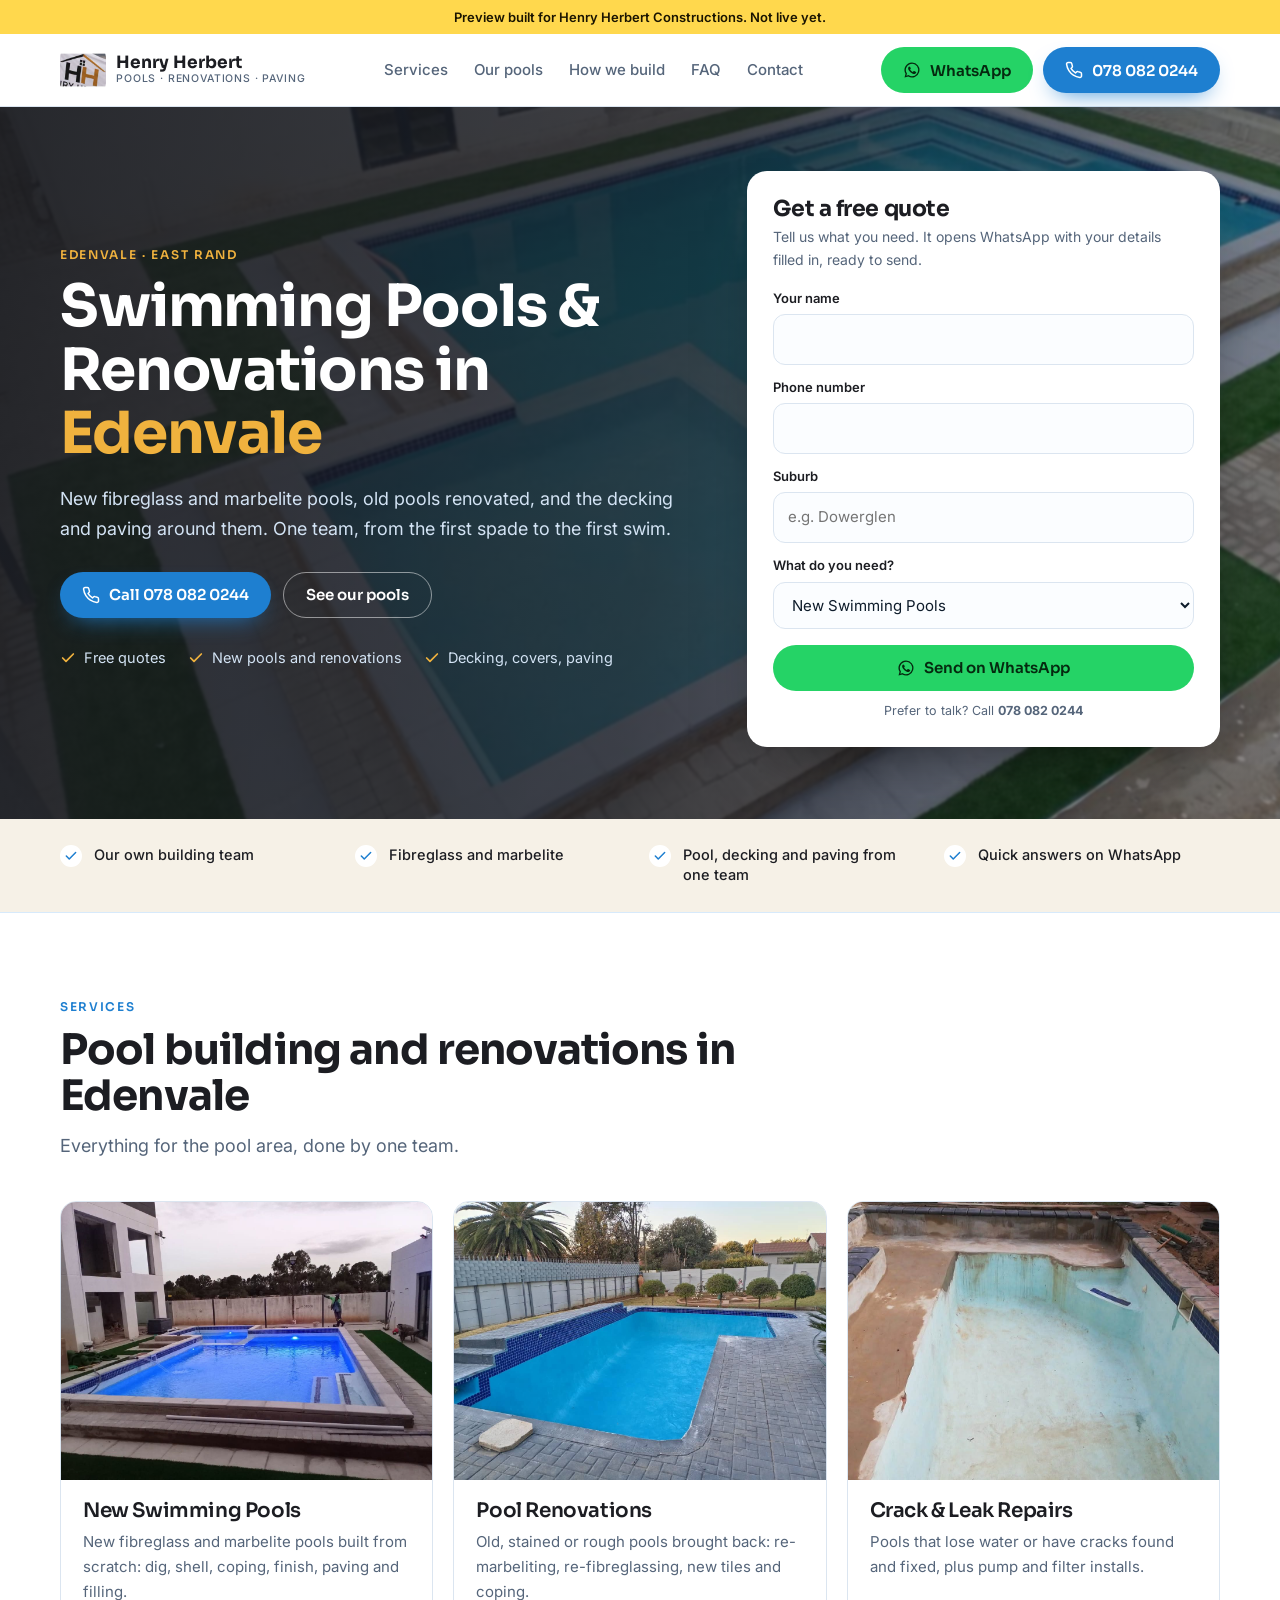
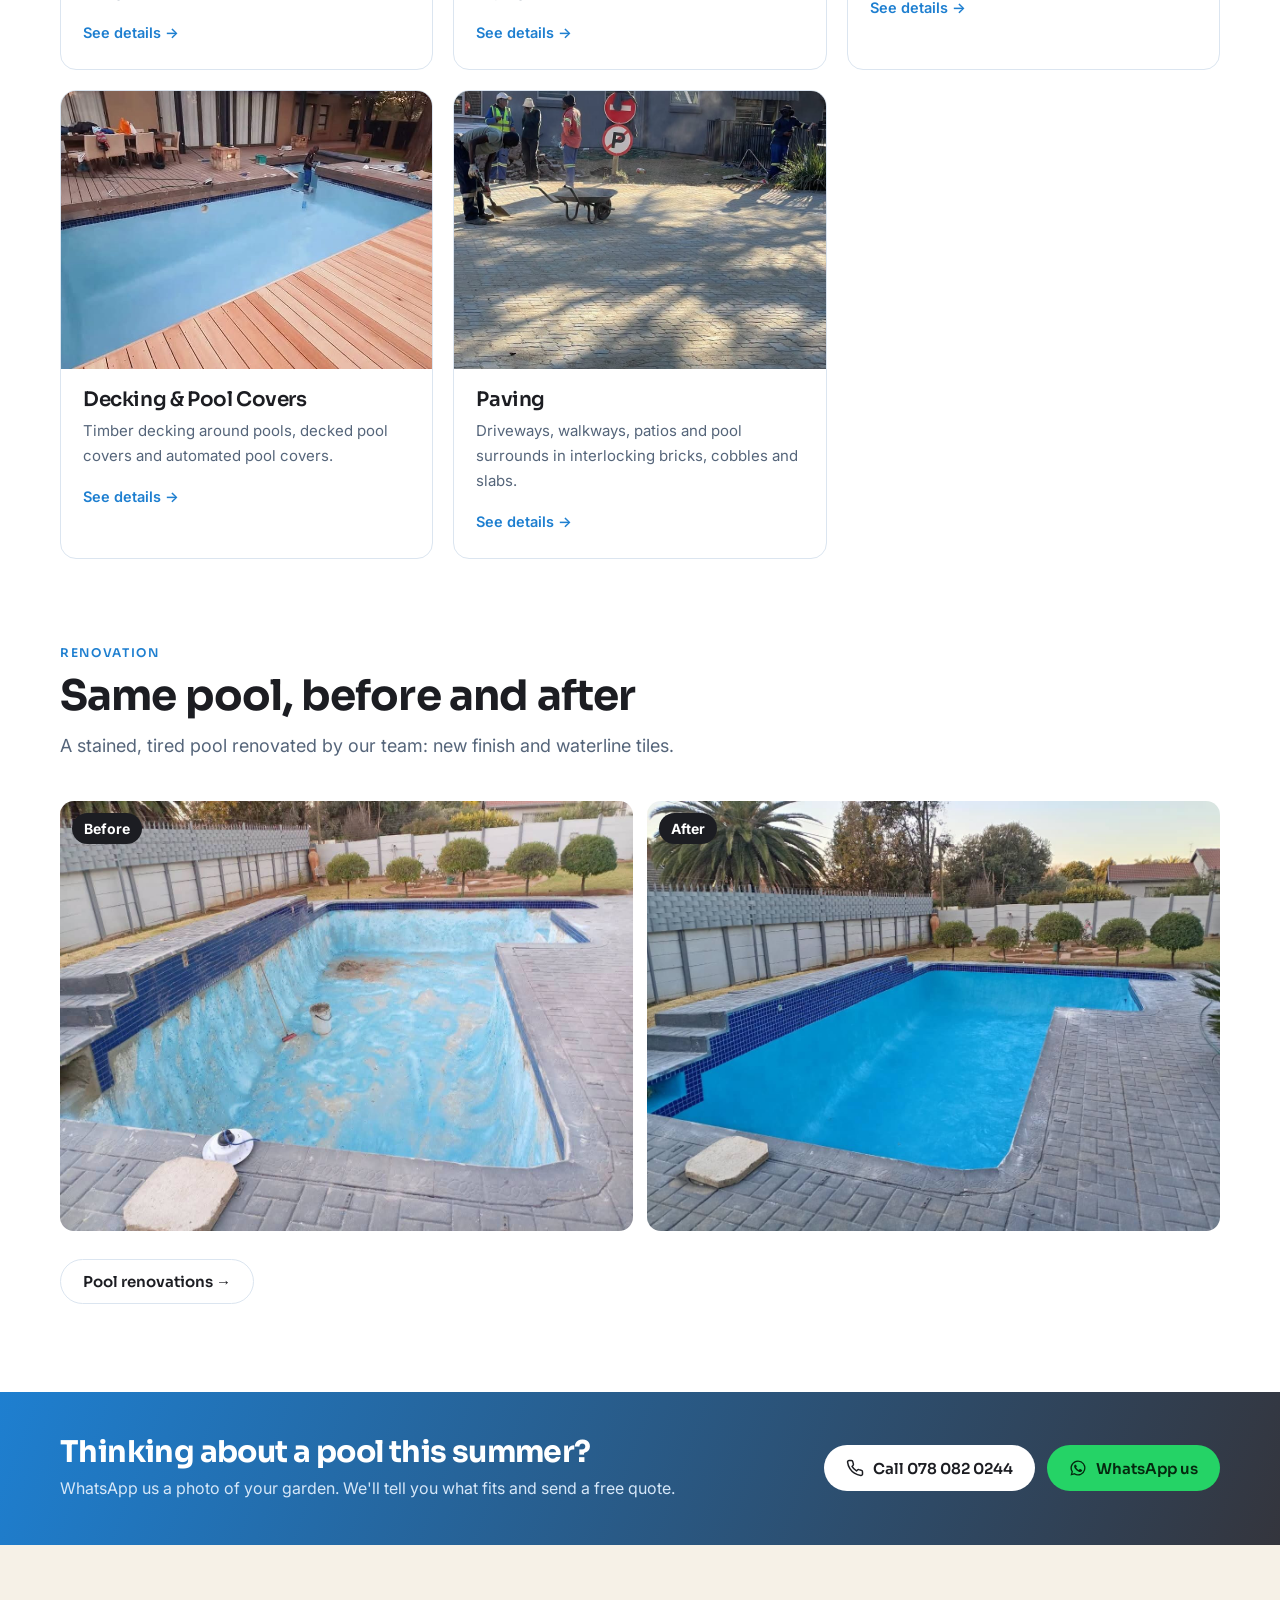
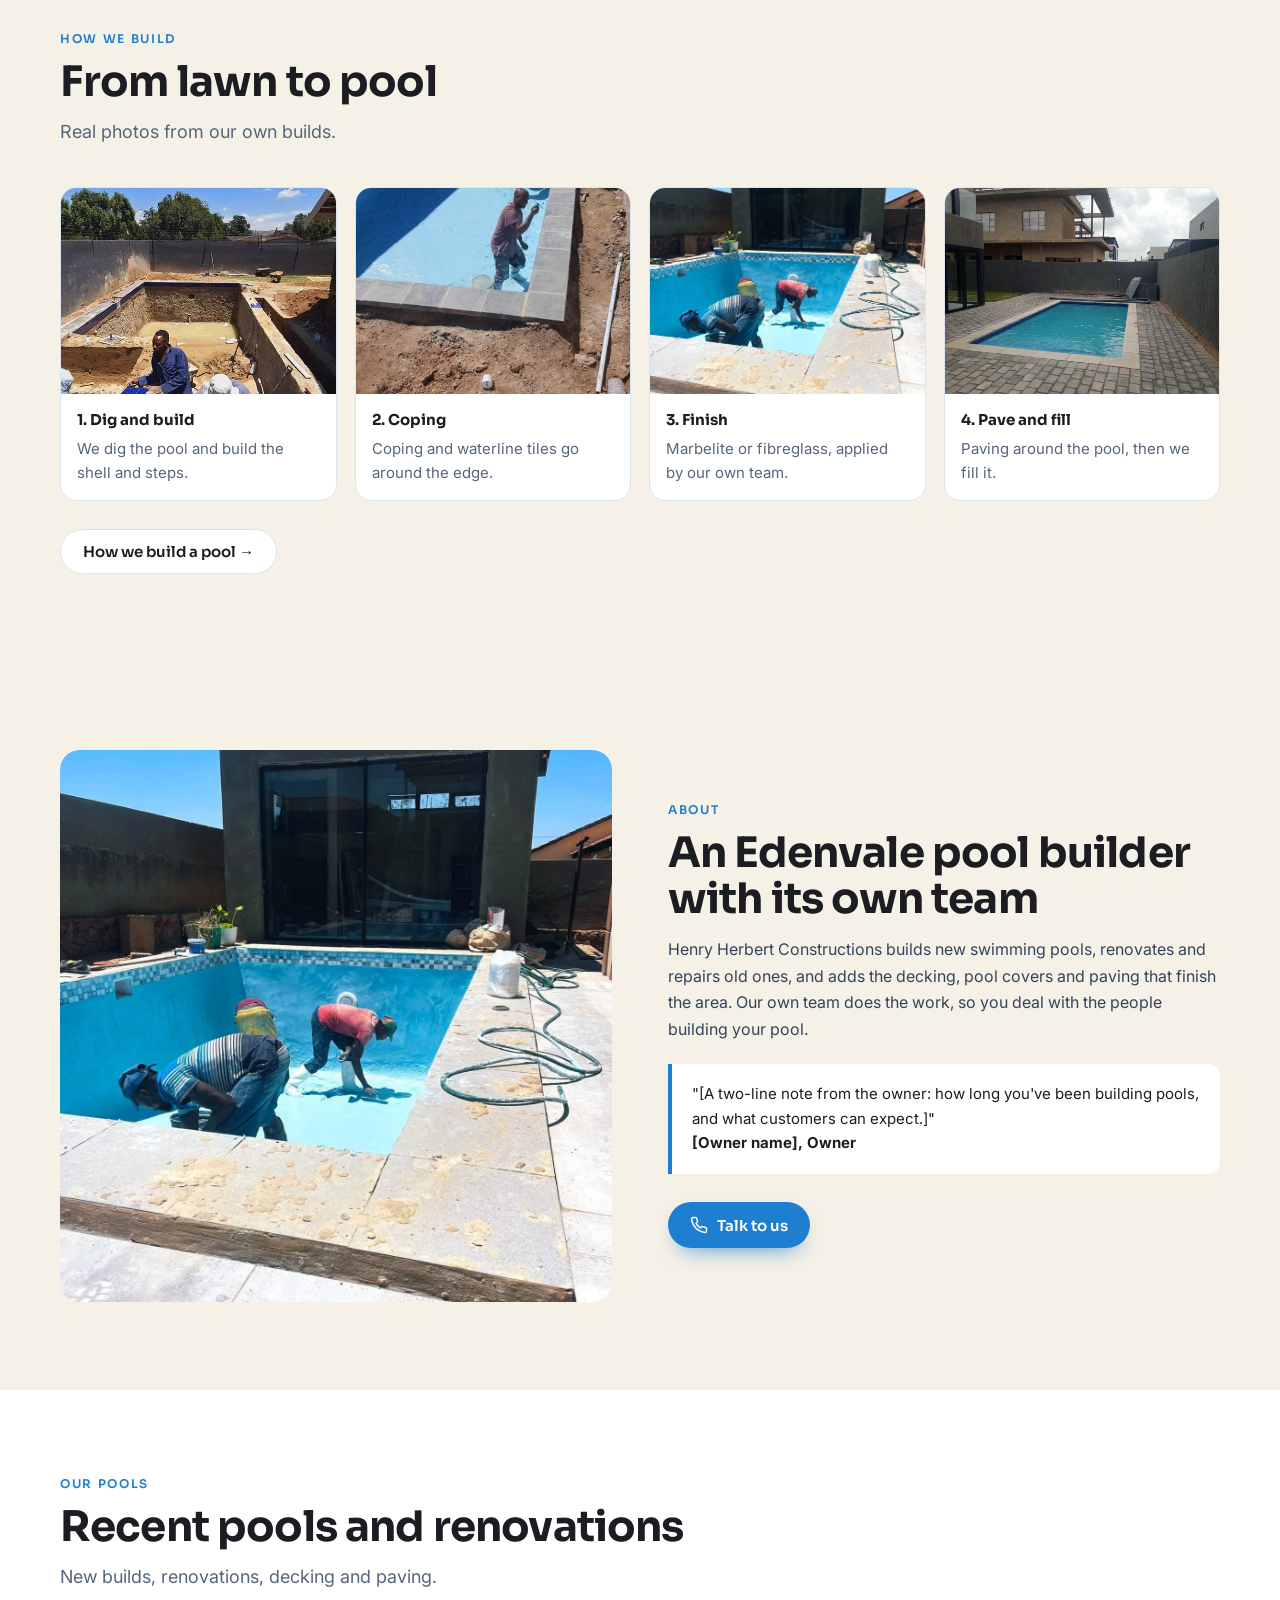
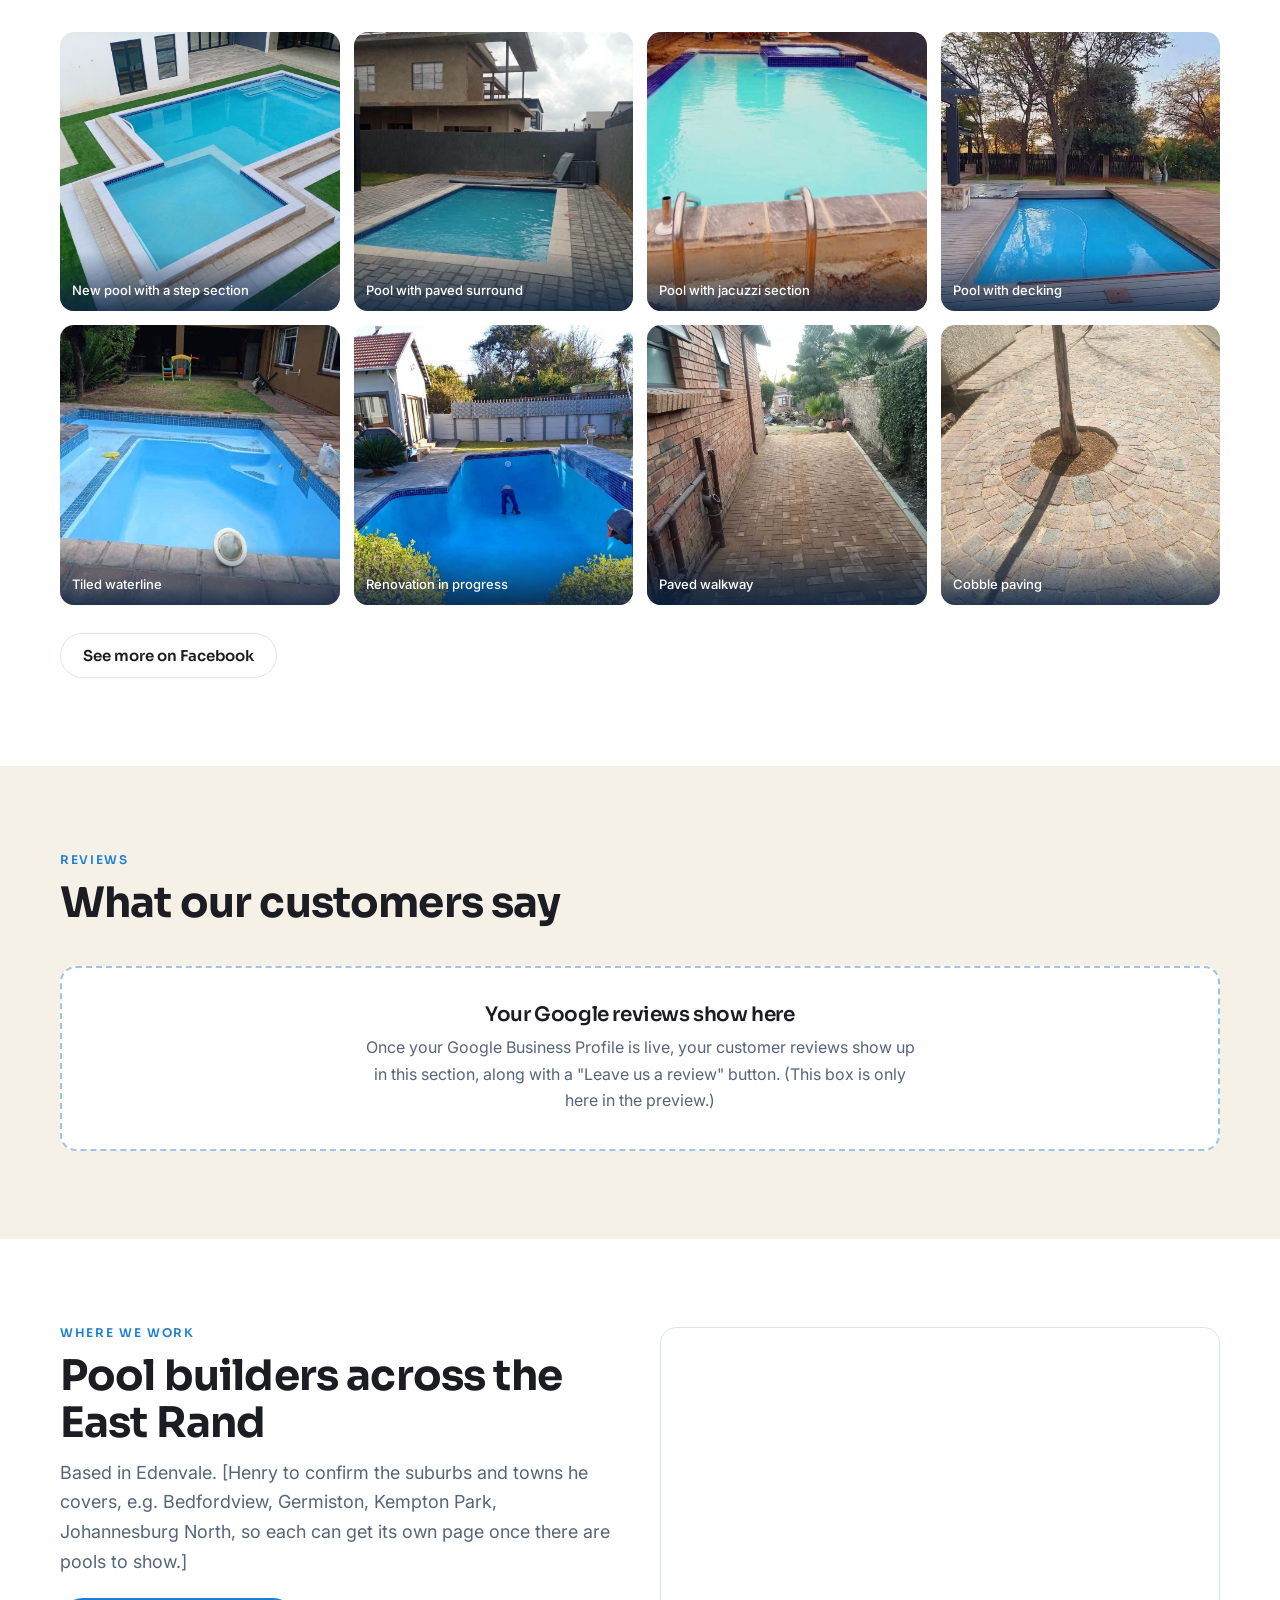
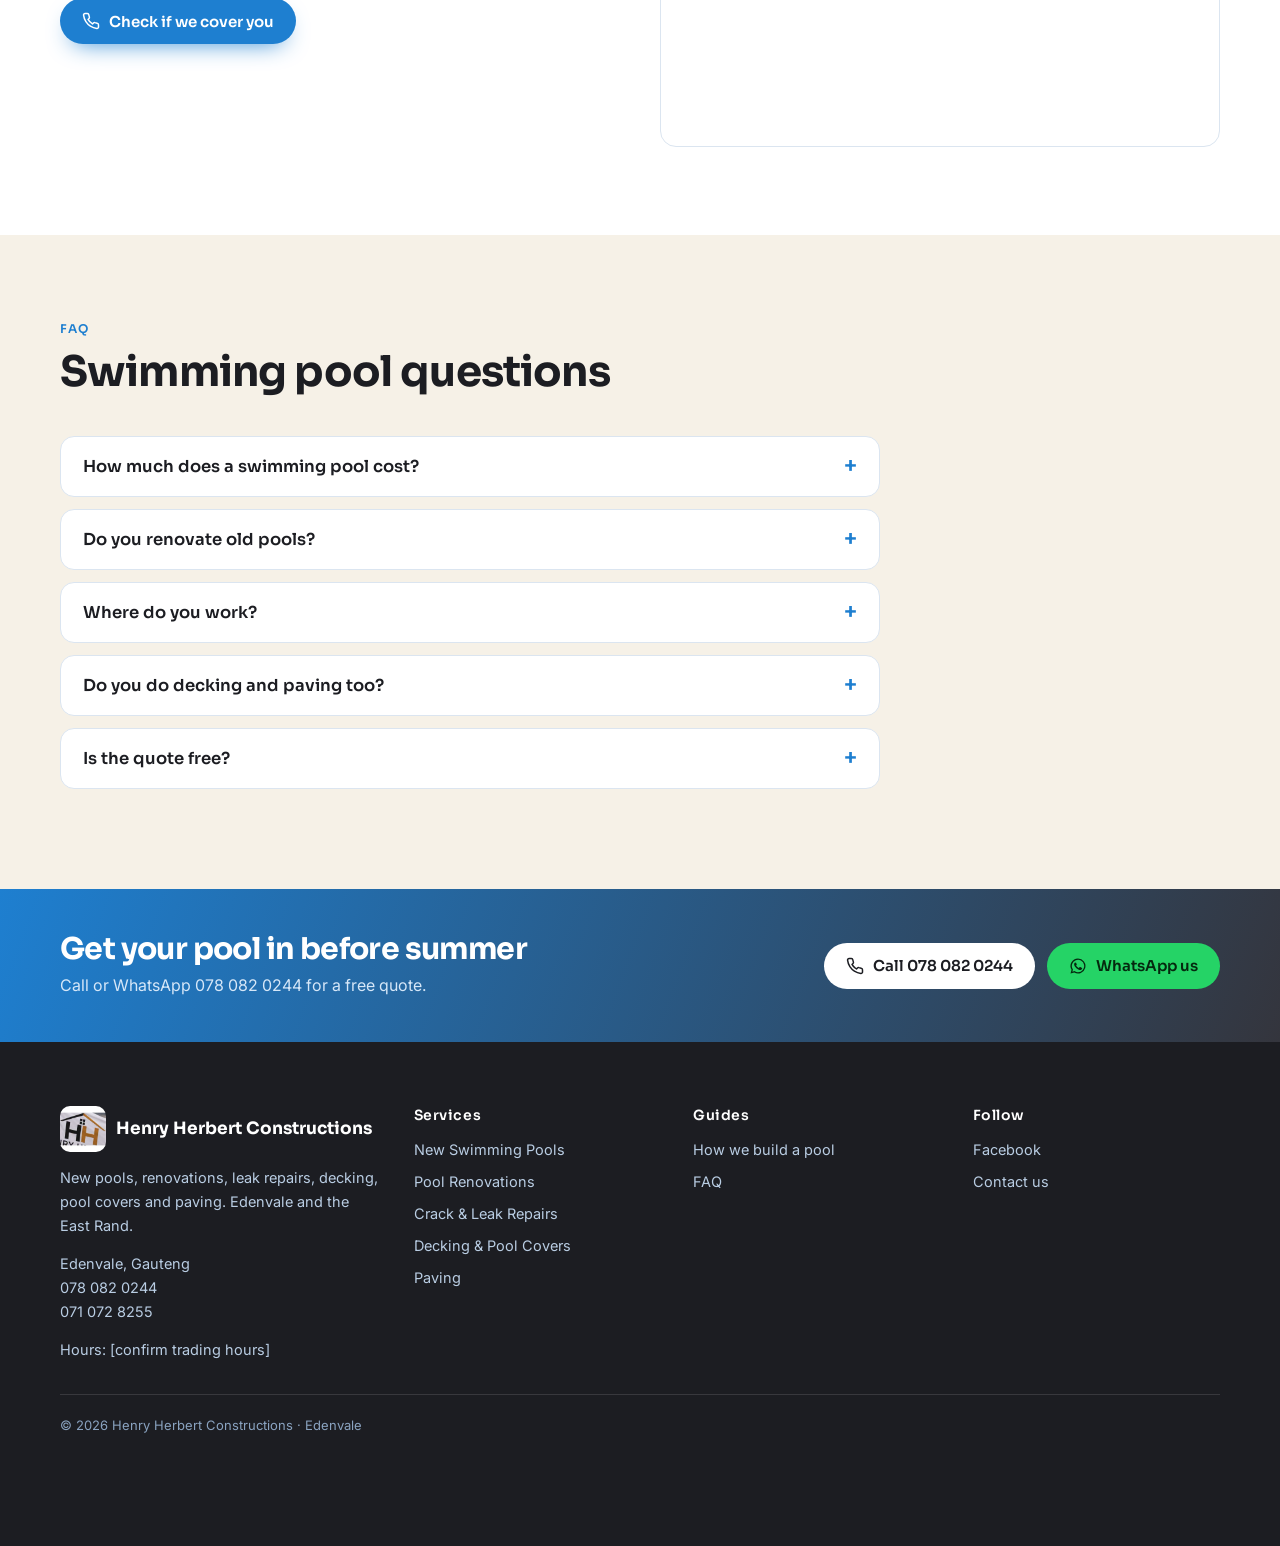
<file: index.html>
<!doctype html>
<html lang="en-ZA">
<head>
<meta charset="utf-8">
<meta name="viewport" content="width=device-width, initial-scale=1">
<!-- PREVIEW: remove noindex + the preview bar when Henry approves and the real domain is live -->
<meta name="robots" content="noindex, nofollow">
<title>Swimming Pool Builders &amp; Renovations Edenvale | Henry Herbert Constructions</title>
<meta name="description" content="New fibreglass and marbelite pools, pool renovations, leak repairs, decking, pool covers and paving in Edenvale and the East Rand. Free quotes. Call 078 082 0244.">
<link rel="canonical" href="https://dannyschaffer.github.io/henry-herbert-pools-preview/">
<meta property="og:type" content="website"><meta property="og:title" content="Swimming Pool Builders &amp; Renovations Edenvale | Henry Herbert Constructions"><meta property="og:description" content="New fibreglass and marbelite pools, pool renovations, leak repairs, decking, pool covers and paving in Edenvale and the East Rand. Free quotes. Call 078 082 0244.">
<meta property="og:image" content="https://dannyschaffer.github.io/henry-herbert-pools-preview/img/hero-pool-edenvale.jpg"><meta property="og:url" content="https://dannyschaffer.github.io/henry-herbert-pools-preview/">
<link rel="preconnect" href="https://fonts.googleapis.com"><link rel="preconnect" href="https://fonts.gstatic.com" crossorigin><link href="https://fonts.googleapis.com/css2?family=Sora:wght@500;600;700&family=Inter:wght@400;500;600&display=swap" rel="stylesheet">
<link rel="stylesheet" href="styles.css?v=1795185030">
<script type="application/ld+json">{"@context": "https://schema.org", "@type": "HomeAndConstructionBusiness", "@id": "https://dannyschaffer.github.io/henry-herbert-pools-preview/#business", "name": "Henry Herbert Constructions", "description": "New fibreglass and marbelite swimming pools, pool renovations, crack and leak repairs, pool decking and covers, and paving in Edenvale and the East Rand.", "telephone": "+27780820244", "url": "https://dannyschaffer.github.io/henry-herbert-pools-preview/", "image": "https://dannyschaffer.github.io/henry-herbert-pools-preview/img/hero-pool-edenvale.jpg", "logo": "https://dannyschaffer.github.io/henry-herbert-pools-preview/img/logo.jpg", "address": {"@type": "PostalAddress", "addressLocality": "Edenvale", "addressRegion": "Gauteng", "addressCountry": "ZA"}, "areaServed": ["Edenvale", "East Rand"], "sameAs": ["https://www.facebook.com/profile.php?id=100077798971251"]}</script><script type="application/ld+json">{"@context": "https://schema.org", "@type": "FAQPage", "mainEntity": [{"@type": "Question", "name": "How much does a swimming pool cost?", "acceptedAnswer": {"@type": "Answer", "text": "It depends on size, shape and finish. [Henry to confirm a starting price.] Quotes are free: WhatsApp us a photo of the space."}}, {"@type": "Question", "name": "Do you renovate old pools?", "acceptedAnswer": {"@type": "Answer", "text": "Yes. We re-marbelite and re-fibreglass pools, fix cracks and leaks, and redo tiles and coping."}}, {"@type": "Question", "name": "Where do you work?", "acceptedAnswer": {"@type": "Answer", "text": "Edenvale and the East Rand. [Henry to confirm areas, e.g. Bedfordview, Germiston, Kempton Park, Johannesburg.]"}}, {"@type": "Question", "name": "Do you do decking and paving too?", "acceptedAnswer": {"@type": "Answer", "text": "Yes. Decking, decked and automated pool covers, and paving, so the whole pool area is done by one team."}}, {"@type": "Question", "name": "Is the quote free?", "acceptedAnswer": {"@type": "Answer", "text": "Yes. Send us photos on WhatsApp, or we come and look."}}]}</script>
</head>
<body>
<div class="preview">Preview built for Henry Herbert Constructions. Not live yet.</div>
<header><div class="wrap nav">
<a class="brand" href="./"><img class="logo" src="img/logo.jpg" alt="Henry Herbert Constructions logo"><span>Henry Herbert<small>Pools · Renovations · Paving</small></span></a>
<nav class="nav-links"><a href="#services">Services</a><a href="#work">Our pools</a><a href="how-we-build-a-pool/">How we build</a><a href="#faq">FAQ</a><a href="contact/">Contact</a></nav>
<div class="nav-cta"><a class="btn btn-wa" href="https://wa.me/27780820244?text=Hi%20Henry%2C%20I%20would%20like%20a%20quote%20for%20a%20pool."><svg viewBox="0 0 24 24" fill="currentColor" aria-hidden="true"><path d="M12 2a10 10 0 0 0-8.6 15.1L2 22l5-1.3A10 10 0 1 0 12 2Zm0 18.2a8.2 8.2 0 0 1-4.2-1.2l-.3-.2-3 .8.8-2.9-.2-.3A8.2 8.2 0 1 1 12 20.2Zm4.5-6.1c-.2-.1-1.5-.7-1.7-.8s-.4-.1-.6.1-.7.8-.8 1-.3.2-.5.1a6.7 6.7 0 0 1-3.3-2.9c-.3-.4.3-.4.7-1.4a.5.5 0 0 0 0-.4l-.8-1.9c-.2-.5-.4-.4-.6-.4h-.5a1 1 0 0 0-.7.3 3 3 0 0 0-.9 2.2 5.2 5.2 0 0 0 1.1 2.7 11.8 11.8 0 0 0 4.5 4c1.7.7 2.3.8 3.2.6a2.7 2.7 0 0 0 1.8-1.2 2.2 2.2 0 0 0 .1-1.2c0-.1-.2-.2-.4-.3Z"/></svg><span>WhatsApp</span></a><a class="btn btn-blue" href="tel:+27780820244"><svg viewBox="0 0 24 24" fill="none" stroke="currentColor" stroke-width="2" stroke-linecap="round" stroke-linejoin="round" aria-hidden="true"><path d="M22 16.9v3a2 2 0 0 1-2.2 2 19.8 19.8 0 0 1-8.6-3.1 19.5 19.5 0 0 1-6-6A19.8 19.8 0 0 1 2.1 4.2 2 2 0 0 1 4.1 2h3a2 2 0 0 1 2 1.7c.1 1 .4 1.9.7 2.8a2 2 0 0 1-.5 2.1L8 9.9a16 16 0 0 0 6 6l1.3-1.3a2 2 0 0 1 2.1-.4c.9.3 1.8.6 2.8.7a2 2 0 0 1 1.8 2Z"/></svg><span>078 082 0244</span></a></div>
</div></header>

<section class="hero" style="--hero:url(img/hero-pool-edenvale.jpg)"><div class="hero-bg"></div><div class="wrap">
<div>
<span class="eyebrow" style="color:var(--aqua)">Edenvale · East Rand</span>
<h1>Swimming Pools &amp; Renovations in <em>Edenvale</em></h1>
<p class="lead">New fibreglass and marbelite pools, old pools renovated, and the decking and paving around them. One team, from the first spade to the first swim.</p>
<div class="hero-ctas"><a class="btn btn-blue" href="tel:+27780820244"><svg viewBox="0 0 24 24" fill="none" stroke="currentColor" stroke-width="2" stroke-linecap="round" stroke-linejoin="round" aria-hidden="true"><path d="M22 16.9v3a2 2 0 0 1-2.2 2 19.8 19.8 0 0 1-8.6-3.1 19.5 19.5 0 0 1-6-6A19.8 19.8 0 0 1 2.1 4.2 2 2 0 0 1 4.1 2h3a2 2 0 0 1 2 1.7c.1 1 .4 1.9.7 2.8a2 2 0 0 1-.5 2.1L8 9.9a16 16 0 0 0 6 6l1.3-1.3a2 2 0 0 1 2.1-.4c.9.3 1.8.6 2.8.7a2 2 0 0 1 1.8 2Z"/></svg>Call 078 082 0244</a><a class="btn btn-line" href="#work">See our pools</a></div>
<div class="hero-points"><span><svg viewBox="0 0 24 24" fill="none" stroke="currentColor" stroke-width="2.6" stroke-linecap="round" stroke-linejoin="round" aria-hidden="true"><path d="M20 6 9 17l-5-5"/></svg>Free quotes</span><span><svg viewBox="0 0 24 24" fill="none" stroke="currentColor" stroke-width="2.6" stroke-linecap="round" stroke-linejoin="round" aria-hidden="true"><path d="M20 6 9 17l-5-5"/></svg>New pools and renovations</span><span><svg viewBox="0 0 24 24" fill="none" stroke="currentColor" stroke-width="2.6" stroke-linecap="round" stroke-linejoin="round" aria-hidden="true"><path d="M20 6 9 17l-5-5"/></svg>Decking, covers, paving</span></div>
</div>
<form class="card-form" data-wa>
<h2>Get a free quote</h2><p class="small">Tell us what you need. It opens WhatsApp with your details filled in, ready to send.</p>
<label class="field"><span>Your name</span><input name="name" required autocomplete="name"></label>
<label class="field"><span>Phone number</span><input name="phone" type="tel" required autocomplete="tel"></label>
<label class="field"><span>Suburb</span><input name="suburb" placeholder="e.g. Dowerglen"></label>
<label class="field"><span>What do you need?</span><select name="need"><option>New Swimming Pools</option><option>Pool Renovations</option><option>Crack &amp; Leak Repairs</option><option>Decking &amp; Pool Covers</option><option>Paving</option></select></label>
<button class="btn btn-wa" type="submit"><svg viewBox="0 0 24 24" fill="currentColor" aria-hidden="true"><path d="M12 2a10 10 0 0 0-8.6 15.1L2 22l5-1.3A10 10 0 1 0 12 2Zm0 18.2a8.2 8.2 0 0 1-4.2-1.2l-.3-.2-3 .8.8-2.9-.2-.3A8.2 8.2 0 1 1 12 20.2Zm4.5-6.1c-.2-.1-1.5-.7-1.7-.8s-.4-.1-.6.1-.7.8-.8 1-.3.2-.5.1a6.7 6.7 0 0 1-3.3-2.9c-.3-.4.3-.4.7-1.4a.5.5 0 0 0 0-.4l-.8-1.9c-.2-.5-.4-.4-.6-.4h-.5a1 1 0 0 0-.7.3 3 3 0 0 0-.9 2.2 5.2 5.2 0 0 0 1.1 2.7 11.8 11.8 0 0 0 4.5 4c1.7.7 2.3.8 3.2.6a2.7 2.7 0 0 0 1.8-1.2 2.2 2.2 0 0 0 .1-1.2c0-.1-.2-.2-.4-.3Z"/></svg>Send on WhatsApp</button>
<p class="form-note">Prefer to talk? Call <a href="tel:+27780820244"><b>078 082 0244</b></a></p>
</form>
</div></section>
<div class="trust"><div class="wrap">
<div><svg viewBox="0 0 24 24" fill="none" stroke="currentColor" stroke-width="2.6" stroke-linecap="round" stroke-linejoin="round" aria-hidden="true"><path d="M20 6 9 17l-5-5"/></svg><span>Our own building team</span></div>
<div><svg viewBox="0 0 24 24" fill="none" stroke="currentColor" stroke-width="2.6" stroke-linecap="round" stroke-linejoin="round" aria-hidden="true"><path d="M20 6 9 17l-5-5"/></svg><span>Fibreglass and marbelite</span></div>
<div><svg viewBox="0 0 24 24" fill="none" stroke="currentColor" stroke-width="2.6" stroke-linecap="round" stroke-linejoin="round" aria-hidden="true"><path d="M20 6 9 17l-5-5"/></svg><span>Pool, decking and paving from one team</span></div>
<div><svg viewBox="0 0 24 24" fill="none" stroke="currentColor" stroke-width="2.6" stroke-linecap="round" stroke-linejoin="round" aria-hidden="true"><path d="M20 6 9 17l-5-5"/></svg><span>Quick answers on WhatsApp</span></div>
</div></div>

<section id="services"><div class="wrap">
<div class="sec-head"><span class="eyebrow">Services</span><h2>Pool building and renovations in Edenvale</h2><p class="lead">Everything for the pool area, done by one team.</p></div>
<div class="svc-grid"><a class="svc" href="services/new-swimming-pools/"><img src="img/new-pool-with-lights.jpg" alt="New pool with lights and a step section built by Henry Herbert Constructions" loading="lazy"><div><h3>New Swimming Pools</h3><p>New fibreglass and marbelite pools built from scratch: dig, shell, coping, finish, paving and filling.</p><span class="more">See details →</span></div></a><a class="svc" href="services/pool-renovations/"><img src="img/renovation-after.jpg" alt="Pool after renovation by Henry Herbert Constructions, with new finish and blue waterline tiles" loading="lazy"><div><h3>Pool Renovations</h3><p>Old, stained or rough pools brought back: re-marbeliting, re-fibreglassing, new tiles and coping.</p><span class="more">See details →</span></div></a><a class="svc" href="services/pool-crack-and-leak-repairs/"><img src="img/old-pool-before-renovation.jpg" alt="Drained pool with cracks and stains before repair by Henry Herbert Constructions" loading="lazy"><div><h3>Crack &amp; Leak Repairs</h3><p>Pools that lose water or have cracks found and fixed, plus pump and filter installs.</p><span class="more">See details →</span></div></a><a class="svc" href="services/pool-decking-and-covers/"><img src="img/pool-decking.jpg" alt="Timber decking built around a pool by Henry Herbert Constructions" loading="lazy"><div><h3>Decking &amp; Pool Covers</h3><p>Timber decking around pools, decked pool covers and automated pool covers.</p><span class="more">See details →</span></div></a><a class="svc" href="services/paving/"><img src="img/driveway-paving-crew.jpg" alt="Henry Herbert Constructions team paving a large driveway" loading="lazy"><div><h3>Paving</h3><p>Driveways, walkways, patios and pool surrounds in interlocking bricks, cobbles and slabs.</p><span class="more">See details →</span></div></a></div>
</div></section>

<section style="padding-top:0"><div class="wrap">
<div class="sec-head"><span class="eyebrow">Renovation</span><h2>Same pool, before and after</h2><p class="lead">A stained, tired pool renovated by our team: new finish and waterline tiles.</p></div>
<div class="ba"><figure><img src="img/renovation-before.jpg" alt="Pool before renovation" loading="lazy"><figcaption>Before</figcaption></figure><figure><img src="img/renovation-after.jpg" alt="Same pool after renovation by Henry Herbert Constructions" loading="lazy"><figcaption>After</figcaption></figure></div>
<div class="hero-ctas"><a class="btn btn-outline" href="services/pool-renovations/">Pool renovations →</a></div>
</div></section>

<div class="band"><div class="wrap"><div><h2>Thinking about a pool this summer?</h2><p>WhatsApp us a photo of your garden. We&#x27;ll tell you what fits and send a free quote.</p></div>
<div class="ctas"><a class="btn btn-white" href="tel:+27780820244"><svg viewBox="0 0 24 24" fill="none" stroke="currentColor" stroke-width="2" stroke-linecap="round" stroke-linejoin="round" aria-hidden="true"><path d="M22 16.9v3a2 2 0 0 1-2.2 2 19.8 19.8 0 0 1-8.6-3.1 19.5 19.5 0 0 1-6-6A19.8 19.8 0 0 1 2.1 4.2 2 2 0 0 1 4.1 2h3a2 2 0 0 1 2 1.7c.1 1 .4 1.9.7 2.8a2 2 0 0 1-.5 2.1L8 9.9a16 16 0 0 0 6 6l1.3-1.3a2 2 0 0 1 2.1-.4c.9.3 1.8.6 2.8.7a2 2 0 0 1 1.8 2Z"/></svg>Call 078 082 0244</a><a class="btn btn-wa" href="https://wa.me/27780820244?text=Hi%20Henry%2C%20I%20would%20like%20a%20quote%20for%20a%20pool."><svg viewBox="0 0 24 24" fill="currentColor" aria-hidden="true"><path d="M12 2a10 10 0 0 0-8.6 15.1L2 22l5-1.3A10 10 0 1 0 12 2Zm0 18.2a8.2 8.2 0 0 1-4.2-1.2l-.3-.2-3 .8.8-2.9-.2-.3A8.2 8.2 0 1 1 12 20.2Zm4.5-6.1c-.2-.1-1.5-.7-1.7-.8s-.4-.1-.6.1-.7.8-.8 1-.3.2-.5.1a6.7 6.7 0 0 1-3.3-2.9c-.3-.4.3-.4.7-1.4a.5.5 0 0 0 0-.4l-.8-1.9c-.2-.5-.4-.4-.6-.4h-.5a1 1 0 0 0-.7.3 3 3 0 0 0-.9 2.2 5.2 5.2 0 0 0 1.1 2.7 11.8 11.8 0 0 0 4.5 4c1.7.7 2.3.8 3.2.6a2.7 2.7 0 0 0 1.8-1.2 2.2 2.2 0 0 0 .1-1.2c0-.1-.2-.2-.4-.3Z"/></svg>WhatsApp us</a></div></div></div>

<section style="background:var(--sky)"><div class="wrap">
<div class="sec-head"><span class="eyebrow">How we build</span><h2>From lawn to pool</h2><p class="lead">Real photos from our own builds.</p></div>
<div class="stages"><figure><img src="img/crew-building-pool-shell.jpg" alt="1. Dig and build: Henry Herbert pool build" loading="lazy"><figcaption><b>1. Dig and build</b>We dig the pool and build the shell and steps.</figcaption></figure><figure><img src="img/pool-shell-coping.jpg" alt="2. Coping: Henry Herbert pool build" loading="lazy"><figcaption><b>2. Coping</b>Coping and waterline tiles go around the edge.</figcaption></figure><figure><img src="img/crew-finishing-pool.jpg" alt="3. Finish: Henry Herbert pool build" loading="lazy"><figcaption><b>3. Finish</b>Marbelite or fibreglass, applied by our own team.</figcaption></figure><figure><img src="img/finished-pool-paving.jpg" alt="4. Pave and fill: Henry Herbert pool build" loading="lazy"><figcaption><b>4. Pave and fill</b>Paving around the pool, then we fill it.</figcaption></figure></div>
<div class="hero-ctas"><a class="btn btn-outline" href="how-we-build-a-pool/">How we build a pool →</a></div>
</div></section>

<section class="about"><div class="wrap">
<img src="img/crew-finishing-pool.jpg" alt="Henry Herbert team finishing a new pool" loading="lazy">
<div><span class="eyebrow">About</span><h2>An Edenvale pool builder with its own team</h2>
<p>Henry Herbert Constructions builds new swimming pools, renovates and repairs old ones, and adds the decking, pool covers and paving that finish the area. Our own team does the work, so you deal with the people building your pool.</p>
<div class="owner">"[A two-line note from the owner: how long you've been building pools, and what customers can expect.]"<br><b>[Owner name], Owner</b></div>
<div class="hero-ctas"><a class="btn btn-blue" href="tel:+27780820244"><svg viewBox="0 0 24 24" fill="none" stroke="currentColor" stroke-width="2" stroke-linecap="round" stroke-linejoin="round" aria-hidden="true"><path d="M22 16.9v3a2 2 0 0 1-2.2 2 19.8 19.8 0 0 1-8.6-3.1 19.5 19.5 0 0 1-6-6A19.8 19.8 0 0 1 2.1 4.2 2 2 0 0 1 4.1 2h3a2 2 0 0 1 2 1.7c.1 1 .4 1.9.7 2.8a2 2 0 0 1-.5 2.1L8 9.9a16 16 0 0 0 6 6l1.3-1.3a2 2 0 0 1 2.1-.4c.9.3 1.8.6 2.8.7a2 2 0 0 1 1.8 2Z"/></svg>Talk to us</a></div>
</div></div></section>

<section id="work"><div class="wrap">
<div class="sec-head"><span class="eyebrow">Our pools</span><h2>Recent pools and renovations</h2><p class="lead">New builds, renovations, decking and paving.</p></div>
<div class="gallery"><figure><img src="img/hero-pool-edenvale.jpg" alt="New pool with a step section by Henry Herbert Constructions" loading="lazy"><figcaption>New pool with a step section</figcaption></figure><figure><img src="img/finished-pool-paving.jpg" alt="Pool with paved surround by Henry Herbert Constructions" loading="lazy"><figcaption>Pool with paved surround</figcaption></figure><figure><img src="img/pool-with-jacuzzi.jpg" alt="Pool with jacuzzi section by Henry Herbert Constructions" loading="lazy"><figcaption>Pool with jacuzzi section</figcaption></figure><figure><img src="img/decked-pool-garden.jpg" alt="Pool with decking by Henry Herbert Constructions" loading="lazy"><figcaption>Pool with decking</figcaption></figure><figure><img src="img/tiled-pool-waterline.jpg" alt="Tiled waterline by Henry Herbert Constructions" loading="lazy"><figcaption>Tiled waterline</figcaption></figure><figure><img src="img/pool-renovation-crew.jpg" alt="Renovation in progress by Henry Herbert Constructions" loading="lazy"><figcaption>Renovation in progress</figcaption></figure><figure><img src="img/paved-walkway.jpg" alt="Paved walkway by Henry Herbert Constructions" loading="lazy"><figcaption>Paved walkway</figcaption></figure><figure><img src="img/paving-around-tree.jpg" alt="Cobble paving by Henry Herbert Constructions" loading="lazy"><figcaption>Cobble paving</figcaption></figure></div>
<div class="hero-ctas"><a class="btn btn-outline" href="https://www.facebook.com/profile.php?id=100077798971251">See more on Facebook</a></div>
</div></section>

<section class="reviews" id="reviews"><div class="wrap">
<div class="sec-head"><span class="eyebrow">Reviews</span><h2>What our customers say</h2></div>
<div class="review-slot"><h3>Your Google reviews show here</h3><p>Once your Google Business Profile is live, your customer reviews show up in this section, along with a "Leave us a review" button. (This box is only here in the preview.)</p></div>
</div></section>

<section class="area" id="areas" style="background:#fff"><div class="wrap">
<div><span class="eyebrow">Where we work</span><h2>Pool builders across the East Rand</h2>
<p class="lead" style="margin-top:12px">Based in Edenvale. [Henry to confirm the suburbs and towns he covers, e.g. Bedfordview, Germiston, Kempton Park, Johannesburg North, so each can get its own page once there are pools to show.]</p>
<a class="btn btn-blue" style="margin-top:22px" href="tel:+27780820244"><svg viewBox="0 0 24 24" fill="none" stroke="currentColor" stroke-width="2" stroke-linecap="round" stroke-linejoin="round" aria-hidden="true"><path d="M22 16.9v3a2 2 0 0 1-2.2 2 19.8 19.8 0 0 1-8.6-3.1 19.5 19.5 0 0 1-6-6A19.8 19.8 0 0 1 2.1 4.2 2 2 0 0 1 4.1 2h3a2 2 0 0 1 2 1.7c.1 1 .4 1.9.7 2.8a2 2 0 0 1-.5 2.1L8 9.9a16 16 0 0 0 6 6l1.3-1.3a2 2 0 0 1 2.1-.4c.9.3 1.8.6 2.8.7a2 2 0 0 1 1.8 2Z"/></svg>Check if we cover you</a></div>
<div class="map"><iframe loading="lazy" title="Map of Edenvale" src="https://maps.google.com/maps?q=-26.141,28.153&z=11&output=embed"></iframe></div>
</div></section>

<section class="faq" id="faq"><div class="wrap">
<div class="sec-head"><span class="eyebrow">FAQ</span><h2>Swimming pool questions</h2></div>
<div class="faq-list"><details><summary>How much does a swimming pool cost?</summary><p>It depends on size, shape and finish. [Henry to confirm a starting price.] Quotes are free: WhatsApp us a photo of the space.</p></details><details><summary>Do you renovate old pools?</summary><p>Yes. We re-marbelite and re-fibreglass pools, fix cracks and leaks, and redo tiles and coping.</p></details><details><summary>Where do you work?</summary><p>Edenvale and the East Rand. [Henry to confirm areas, e.g. Bedfordview, Germiston, Kempton Park, Johannesburg.]</p></details><details><summary>Do you do decking and paving too?</summary><p>Yes. Decking, decked and automated pool covers, and paving, so the whole pool area is done by one team.</p></details><details><summary>Is the quote free?</summary><p>Yes. Send us photos on WhatsApp, or we come and look.</p></details></div>
</div></section>

<div class="band"><div class="wrap"><div><h2>Get your pool in before summer</h2><p>Call or WhatsApp 078 082 0244 for a free quote.</p></div>
<div class="ctas"><a class="btn btn-white" href="tel:+27780820244"><svg viewBox="0 0 24 24" fill="none" stroke="currentColor" stroke-width="2" stroke-linecap="round" stroke-linejoin="round" aria-hidden="true"><path d="M22 16.9v3a2 2 0 0 1-2.2 2 19.8 19.8 0 0 1-8.6-3.1 19.5 19.5 0 0 1-6-6A19.8 19.8 0 0 1 2.1 4.2 2 2 0 0 1 4.1 2h3a2 2 0 0 1 2 1.7c.1 1 .4 1.9.7 2.8a2 2 0 0 1-.5 2.1L8 9.9a16 16 0 0 0 6 6l1.3-1.3a2 2 0 0 1 2.1-.4c.9.3 1.8.6 2.8.7a2 2 0 0 1 1.8 2Z"/></svg>Call 078 082 0244</a><a class="btn btn-wa" href="https://wa.me/27780820244?text=Hi%20Henry%2C%20I%20would%20like%20a%20quote%20for%20a%20pool."><svg viewBox="0 0 24 24" fill="currentColor" aria-hidden="true"><path d="M12 2a10 10 0 0 0-8.6 15.1L2 22l5-1.3A10 10 0 1 0 12 2Zm0 18.2a8.2 8.2 0 0 1-4.2-1.2l-.3-.2-3 .8.8-2.9-.2-.3A8.2 8.2 0 1 1 12 20.2Zm4.5-6.1c-.2-.1-1.5-.7-1.7-.8s-.4-.1-.6.1-.7.8-.8 1-.3.2-.5.1a6.7 6.7 0 0 1-3.3-2.9c-.3-.4.3-.4.7-1.4a.5.5 0 0 0 0-.4l-.8-1.9c-.2-.5-.4-.4-.6-.4h-.5a1 1 0 0 0-.7.3 3 3 0 0 0-.9 2.2 5.2 5.2 0 0 0 1.1 2.7 11.8 11.8 0 0 0 4.5 4c1.7.7 2.3.8 3.2.6a2.7 2.7 0 0 0 1.8-1.2 2.2 2.2 0 0 0 .1-1.2c0-.1-.2-.2-.4-.3Z"/></svg>WhatsApp us</a></div></div></div>
<footer><div class="wrap">
<div><a class="brand" href="./"><img class="logo" src="img/logo.jpg" alt="Henry Herbert Constructions logo"><span>Henry Herbert Constructions</span></a>
<p style="margin-top:12px">New pools, renovations, leak repairs, decking, pool covers and paving. Edenvale and the East Rand.</p>
<p style="margin-top:14px">Edenvale, Gauteng<br><a href="tel:+27780820244">078 082 0244</a><br><a href="tel:+27710728255">071 072 8255</a></p>
<p style="margin-top:14px">Hours: [confirm trading hours]</p></div>
<div><h4>Services</h4><ul><li><a href="services/new-swimming-pools/">New Swimming Pools</a></li><li><a href="services/pool-renovations/">Pool Renovations</a></li><li><a href="services/pool-crack-and-leak-repairs/">Crack &amp; Leak Repairs</a></li><li><a href="services/pool-decking-and-covers/">Decking &amp; Pool Covers</a></li><li><a href="services/paving/">Paving</a></li></ul></div>
<div><h4>Guides</h4><ul><li><a href="how-we-build-a-pool/">How we build a pool</a></li><li><a href="#faq">FAQ</a></li></ul></div>
<div><h4>Follow</h4><ul><li><a href="https://www.facebook.com/profile.php?id=100077798971251">Facebook</a></li><li><a href="contact/">Contact us</a></li></ul></div>
<div class="legal">© 2026 Henry Herbert Constructions · Edenvale</div>
</div></footer>
<div class="mbar"><a class="btn btn-blue" href="tel:+27780820244"><svg viewBox="0 0 24 24" fill="none" stroke="currentColor" stroke-width="2" stroke-linecap="round" stroke-linejoin="round" aria-hidden="true"><path d="M22 16.9v3a2 2 0 0 1-2.2 2 19.8 19.8 0 0 1-8.6-3.1 19.5 19.5 0 0 1-6-6A19.8 19.8 0 0 1 2.1 4.2 2 2 0 0 1 4.1 2h3a2 2 0 0 1 2 1.7c.1 1 .4 1.9.7 2.8a2 2 0 0 1-.5 2.1L8 9.9a16 16 0 0 0 6 6l1.3-1.3a2 2 0 0 1 2.1-.4c.9.3 1.8.6 2.8.7a2 2 0 0 1 1.8 2Z"/></svg>Call now</a><a class="btn btn-wa" href="https://wa.me/27780820244?text=Hi%20Henry%2C%20I%20would%20like%20a%20quote%20for%20a%20pool."><svg viewBox="0 0 24 24" fill="currentColor" aria-hidden="true"><path d="M12 2a10 10 0 0 0-8.6 15.1L2 22l5-1.3A10 10 0 1 0 12 2Zm0 18.2a8.2 8.2 0 0 1-4.2-1.2l-.3-.2-3 .8.8-2.9-.2-.3A8.2 8.2 0 1 1 12 20.2Zm4.5-6.1c-.2-.1-1.5-.7-1.7-.8s-.4-.1-.6.1-.7.8-.8 1-.3.2-.5.1a6.7 6.7 0 0 1-3.3-2.9c-.3-.4.3-.4.7-1.4a.5.5 0 0 0 0-.4l-.8-1.9c-.2-.5-.4-.4-.6-.4h-.5a1 1 0 0 0-.7.3 3 3 0 0 0-.9 2.2 5.2 5.2 0 0 0 1.1 2.7 11.8 11.8 0 0 0 4.5 4c1.7.7 2.3.8 3.2.6a2.7 2.7 0 0 0 1.8-1.2 2.2 2.2 0 0 0 .1-1.2c0-.1-.2-.2-.4-.3Z"/></svg>WhatsApp</a></div>
<script>
document.querySelectorAll('form[data-wa]').forEach(f=>f.addEventListener('submit',ev=>{ev.preventDefault();const d=new FormData(f);
const msg=`Hi Henry, I'd like a quote.%0AName: ${d.get('name')||''}%0APhone: ${d.get('phone')||''}%0ASuburb: ${d.get('suburb')||''}%0ANeed: ${d.get('need')||''}`;
window.open('https://wa.me/27780820244?text='+msg.replace(/ /g,'%20'),'_blank');}));
</script>
</body></html>
</file>
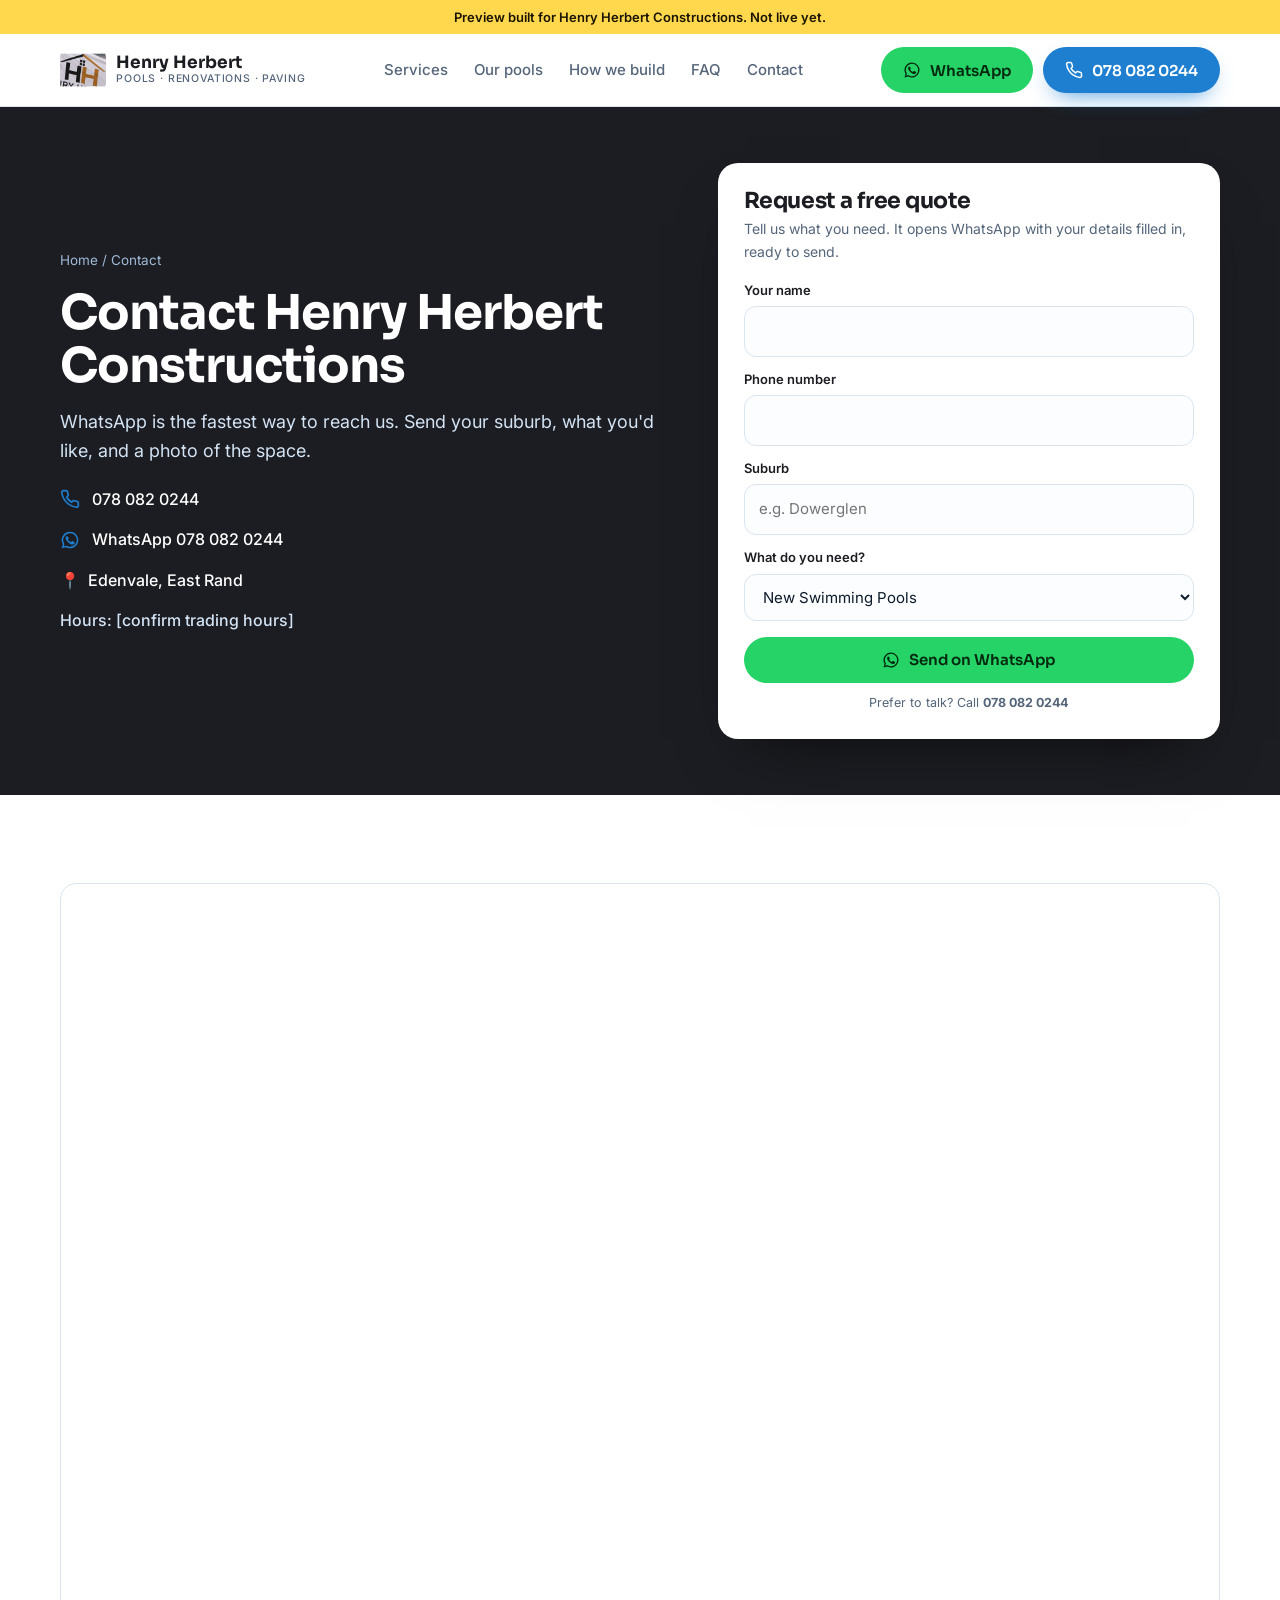
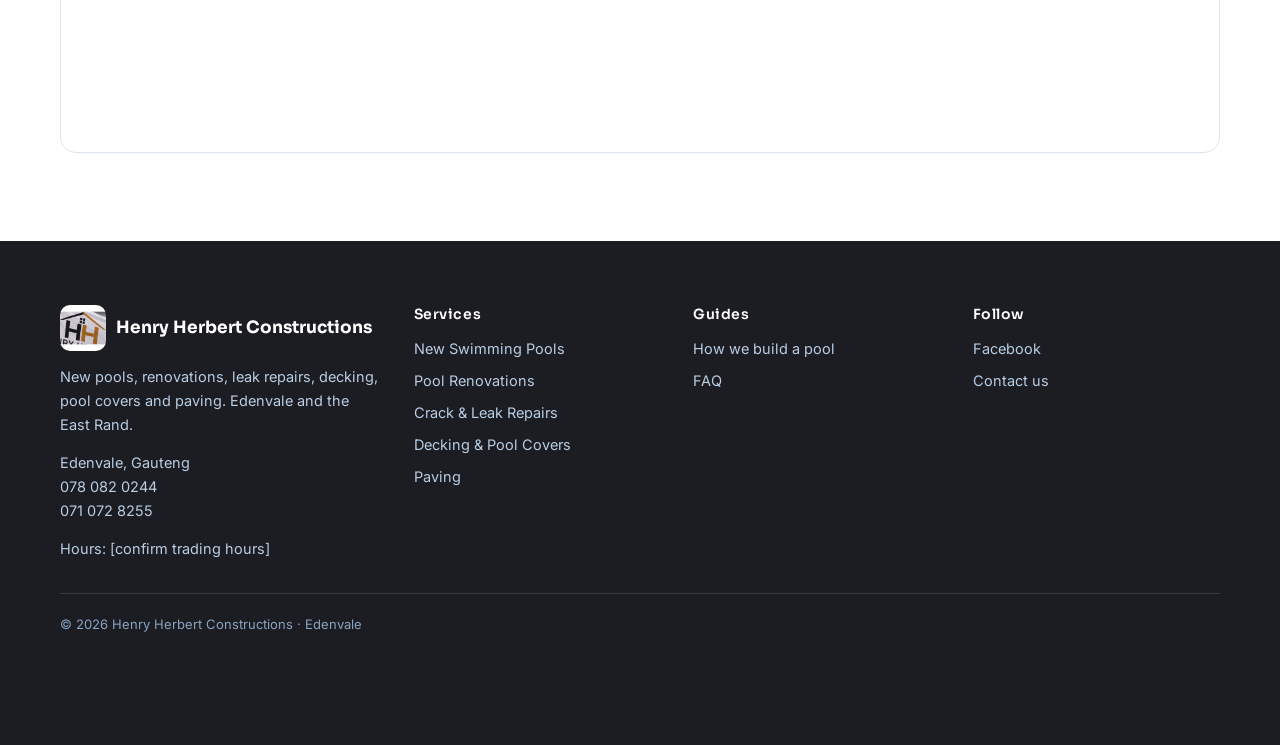
<file: contact/index.html>
<!doctype html>
<html lang="en-ZA">
<head>
<meta charset="utf-8">
<meta name="viewport" content="width=device-width, initial-scale=1">
<!-- PREVIEW: remove noindex + the preview bar when Henry approves and the real domain is live -->
<meta name="robots" content="noindex, nofollow">
<title>Contact Henry Herbert Constructions | Edenvale | 078 082 0244</title>
<meta name="description" content="Call or WhatsApp Henry Herbert Constructions on 078 082 0244 for a free pool, renovation or paving quote in Edenvale and the East Rand.">
<link rel="canonical" href="https://dannyschaffer.github.io/henry-herbert-pools-preview/contact/">
<meta property="og:type" content="website"><meta property="og:title" content="Contact Henry Herbert Constructions | Edenvale | 078 082 0244"><meta property="og:description" content="Call or WhatsApp Henry Herbert Constructions on 078 082 0244 for a free pool, renovation or paving quote in Edenvale and the East Rand.">
<meta property="og:image" content="https://dannyschaffer.github.io/henry-herbert-pools-preview/img/hero-pool-edenvale.jpg"><meta property="og:url" content="https://dannyschaffer.github.io/henry-herbert-pools-preview/contact/">
<link rel="preconnect" href="https://fonts.googleapis.com"><link rel="preconnect" href="https://fonts.gstatic.com" crossorigin><link href="https://fonts.googleapis.com/css2?family=Sora:wght@500;600;700&family=Inter:wght@400;500;600&display=swap" rel="stylesheet">
<link rel="stylesheet" href="../styles.css?v=1795185030">
<script type="application/ld+json">{"@context": "https://schema.org", "@type": "HomeAndConstructionBusiness", "@id": "https://dannyschaffer.github.io/henry-herbert-pools-preview/#business", "name": "Henry Herbert Constructions", "description": "New fibreglass and marbelite swimming pools, pool renovations, crack and leak repairs, pool decking and covers, and paving in Edenvale and the East Rand.", "telephone": "+27780820244", "url": "https://dannyschaffer.github.io/henry-herbert-pools-preview/", "image": "https://dannyschaffer.github.io/henry-herbert-pools-preview/img/hero-pool-edenvale.jpg", "logo": "https://dannyschaffer.github.io/henry-herbert-pools-preview/img/logo.jpg", "address": {"@type": "PostalAddress", "addressLocality": "Edenvale", "addressRegion": "Gauteng", "addressCountry": "ZA"}, "areaServed": ["Edenvale", "East Rand"], "sameAs": ["https://www.facebook.com/profile.php?id=100077798971251"]}</script>
</head>
<body>
<div class="preview">Preview built for Henry Herbert Constructions. Not live yet.</div>
<header><div class="wrap nav">
<a class="brand" href="../"><img class="logo" src="../img/logo.jpg" alt="Henry Herbert Constructions logo"><span>Henry Herbert<small>Pools · Renovations · Paving</small></span></a>
<nav class="nav-links"><a href="../#services">Services</a><a href="../#work">Our pools</a><a href="../how-we-build-a-pool/">How we build</a><a href="../#faq">FAQ</a><a href="../contact/">Contact</a></nav>
<div class="nav-cta"><a class="btn btn-wa" href="https://wa.me/27780820244?text=Hi%20Henry%2C%20I%20would%20like%20a%20quote%20for%20a%20pool."><svg viewBox="0 0 24 24" fill="currentColor" aria-hidden="true"><path d="M12 2a10 10 0 0 0-8.6 15.1L2 22l5-1.3A10 10 0 1 0 12 2Zm0 18.2a8.2 8.2 0 0 1-4.2-1.2l-.3-.2-3 .8.8-2.9-.2-.3A8.2 8.2 0 1 1 12 20.2Zm4.5-6.1c-.2-.1-1.5-.7-1.7-.8s-.4-.1-.6.1-.7.8-.8 1-.3.2-.5.1a6.7 6.7 0 0 1-3.3-2.9c-.3-.4.3-.4.7-1.4a.5.5 0 0 0 0-.4l-.8-1.9c-.2-.5-.4-.4-.6-.4h-.5a1 1 0 0 0-.7.3 3 3 0 0 0-.9 2.2 5.2 5.2 0 0 0 1.1 2.7 11.8 11.8 0 0 0 4.5 4c1.7.7 2.3.8 3.2.6a2.7 2.7 0 0 0 1.8-1.2 2.2 2.2 0 0 0 .1-1.2c0-.1-.2-.2-.4-.3Z"/></svg><span>WhatsApp</span></a><a class="btn btn-blue" href="tel:+27780820244"><svg viewBox="0 0 24 24" fill="none" stroke="currentColor" stroke-width="2" stroke-linecap="round" stroke-linejoin="round" aria-hidden="true"><path d="M22 16.9v3a2 2 0 0 1-2.2 2 19.8 19.8 0 0 1-8.6-3.1 19.5 19.5 0 0 1-6-6A19.8 19.8 0 0 1 2.1 4.2 2 2 0 0 1 4.1 2h3a2 2 0 0 1 2 1.7c.1 1 .4 1.9.7 2.8a2 2 0 0 1-.5 2.1L8 9.9a16 16 0 0 0 6 6l1.3-1.3a2 2 0 0 1 2.1-.4c.9.3 1.8.6 2.8.7a2 2 0 0 1 1.8 2Z"/></svg><span>078 082 0244</span></a></div>
</div></header>

<section class="page-hero"><div class="wrap"><div><div class="crumbs"><a href="../">Home</a> / Contact</div>
<h1>Contact Henry Herbert Constructions</h1><p class="lead">WhatsApp is the fastest way to reach us. Send your suburb, what you'd like, and a photo of the space.</p>
<div class="contact-lines">
<a href="tel:+27780820244" style="color:#fff"><svg viewBox="0 0 24 24" fill="none" stroke="currentColor" stroke-width="2" stroke-linecap="round" stroke-linejoin="round" aria-hidden="true"><path d="M22 16.9v3a2 2 0 0 1-2.2 2 19.8 19.8 0 0 1-8.6-3.1 19.5 19.5 0 0 1-6-6A19.8 19.8 0 0 1 2.1 4.2 2 2 0 0 1 4.1 2h3a2 2 0 0 1 2 1.7c.1 1 .4 1.9.7 2.8a2 2 0 0 1-.5 2.1L8 9.9a16 16 0 0 0 6 6l1.3-1.3a2 2 0 0 1 2.1-.4c.9.3 1.8.6 2.8.7a2 2 0 0 1 1.8 2Z"/></svg>078 082 0244</a>
<a href="https://wa.me/27780820244" style="color:#fff"><svg viewBox="0 0 24 24" fill="currentColor" aria-hidden="true"><path d="M12 2a10 10 0 0 0-8.6 15.1L2 22l5-1.3A10 10 0 1 0 12 2Zm0 18.2a8.2 8.2 0 0 1-4.2-1.2l-.3-.2-3 .8.8-2.9-.2-.3A8.2 8.2 0 1 1 12 20.2Zm4.5-6.1c-.2-.1-1.5-.7-1.7-.8s-.4-.1-.6.1-.7.8-.8 1-.3.2-.5.1a6.7 6.7 0 0 1-3.3-2.9c-.3-.4.3-.4.7-1.4a.5.5 0 0 0 0-.4l-.8-1.9c-.2-.5-.4-.4-.6-.4h-.5a1 1 0 0 0-.7.3 3 3 0 0 0-.9 2.2 5.2 5.2 0 0 0 1.1 2.7 11.8 11.8 0 0 0 4.5 4c1.7.7 2.3.8 3.2.6a2.7 2.7 0 0 0 1.8-1.2 2.2 2.2 0 0 0 .1-1.2c0-.1-.2-.2-.4-.3Z"/></svg>WhatsApp 078 082 0244</a>
<div style="color:#fff">📍&nbsp; Edenvale, East Rand</div>
<div style="color:#d3e3f4">Hours: [confirm trading hours]</div></div></div>
<form class="card-form" data-wa>
<h2>Request a free quote</h2><p class="small">Tell us what you need. It opens WhatsApp with your details filled in, ready to send.</p>
<label class="field"><span>Your name</span><input name="name" required autocomplete="name"></label>
<label class="field"><span>Phone number</span><input name="phone" type="tel" required autocomplete="tel"></label>
<label class="field"><span>Suburb</span><input name="suburb" placeholder="e.g. Dowerglen"></label>
<label class="field"><span>What do you need?</span><select name="need"><option>New Swimming Pools</option><option>Pool Renovations</option><option>Crack &amp; Leak Repairs</option><option>Decking &amp; Pool Covers</option><option>Paving</option></select></label>
<button class="btn btn-wa" type="submit"><svg viewBox="0 0 24 24" fill="currentColor" aria-hidden="true"><path d="M12 2a10 10 0 0 0-8.6 15.1L2 22l5-1.3A10 10 0 1 0 12 2Zm0 18.2a8.2 8.2 0 0 1-4.2-1.2l-.3-.2-3 .8.8-2.9-.2-.3A8.2 8.2 0 1 1 12 20.2Zm4.5-6.1c-.2-.1-1.5-.7-1.7-.8s-.4-.1-.6.1-.7.8-.8 1-.3.2-.5.1a6.7 6.7 0 0 1-3.3-2.9c-.3-.4.3-.4.7-1.4a.5.5 0 0 0 0-.4l-.8-1.9c-.2-.5-.4-.4-.6-.4h-.5a1 1 0 0 0-.7.3 3 3 0 0 0-.9 2.2 5.2 5.2 0 0 0 1.1 2.7 11.8 11.8 0 0 0 4.5 4c1.7.7 2.3.8 3.2.6a2.7 2.7 0 0 0 1.8-1.2 2.2 2.2 0 0 0 .1-1.2c0-.1-.2-.2-.4-.3Z"/></svg>Send on WhatsApp</button>
<p class="form-note">Prefer to talk? Call <a href="tel:+27780820244"><b>078 082 0244</b></a></p>
</form>
</div></section>
<section><div class="wrap"><div class="map"><iframe loading="lazy" title="Map of Edenvale" src="https://maps.google.com/maps?q=-26.141,28.153&z=11&output=embed"></iframe></div></div></section>
<footer><div class="wrap">
<div><a class="brand" href="../"><img class="logo" src="../img/logo.jpg" alt="Henry Herbert Constructions logo"><span>Henry Herbert Constructions</span></a>
<p style="margin-top:12px">New pools, renovations, leak repairs, decking, pool covers and paving. Edenvale and the East Rand.</p>
<p style="margin-top:14px">Edenvale, Gauteng<br><a href="tel:+27780820244">078 082 0244</a><br><a href="tel:+27710728255">071 072 8255</a></p>
<p style="margin-top:14px">Hours: [confirm trading hours]</p></div>
<div><h4>Services</h4><ul><li><a href="../services/new-swimming-pools/">New Swimming Pools</a></li><li><a href="../services/pool-renovations/">Pool Renovations</a></li><li><a href="../services/pool-crack-and-leak-repairs/">Crack &amp; Leak Repairs</a></li><li><a href="../services/pool-decking-and-covers/">Decking &amp; Pool Covers</a></li><li><a href="../services/paving/">Paving</a></li></ul></div>
<div><h4>Guides</h4><ul><li><a href="../how-we-build-a-pool/">How we build a pool</a></li><li><a href="../#faq">FAQ</a></li></ul></div>
<div><h4>Follow</h4><ul><li><a href="https://www.facebook.com/profile.php?id=100077798971251">Facebook</a></li><li><a href="../contact/">Contact us</a></li></ul></div>
<div class="legal">© 2026 Henry Herbert Constructions · Edenvale</div>
</div></footer>
<div class="mbar"><a class="btn btn-blue" href="tel:+27780820244"><svg viewBox="0 0 24 24" fill="none" stroke="currentColor" stroke-width="2" stroke-linecap="round" stroke-linejoin="round" aria-hidden="true"><path d="M22 16.9v3a2 2 0 0 1-2.2 2 19.8 19.8 0 0 1-8.6-3.1 19.5 19.5 0 0 1-6-6A19.8 19.8 0 0 1 2.1 4.2 2 2 0 0 1 4.1 2h3a2 2 0 0 1 2 1.7c.1 1 .4 1.9.7 2.8a2 2 0 0 1-.5 2.1L8 9.9a16 16 0 0 0 6 6l1.3-1.3a2 2 0 0 1 2.1-.4c.9.3 1.8.6 2.8.7a2 2 0 0 1 1.8 2Z"/></svg>Call now</a><a class="btn btn-wa" href="https://wa.me/27780820244?text=Hi%20Henry%2C%20I%20would%20like%20a%20quote%20for%20a%20pool."><svg viewBox="0 0 24 24" fill="currentColor" aria-hidden="true"><path d="M12 2a10 10 0 0 0-8.6 15.1L2 22l5-1.3A10 10 0 1 0 12 2Zm0 18.2a8.2 8.2 0 0 1-4.2-1.2l-.3-.2-3 .8.8-2.9-.2-.3A8.2 8.2 0 1 1 12 20.2Zm4.5-6.1c-.2-.1-1.5-.7-1.7-.8s-.4-.1-.6.1-.7.8-.8 1-.3.2-.5.1a6.7 6.7 0 0 1-3.3-2.9c-.3-.4.3-.4.7-1.4a.5.5 0 0 0 0-.4l-.8-1.9c-.2-.5-.4-.4-.6-.4h-.5a1 1 0 0 0-.7.3 3 3 0 0 0-.9 2.2 5.2 5.2 0 0 0 1.1 2.7 11.8 11.8 0 0 0 4.5 4c1.7.7 2.3.8 3.2.6a2.7 2.7 0 0 0 1.8-1.2 2.2 2.2 0 0 0 .1-1.2c0-.1-.2-.2-.4-.3Z"/></svg>WhatsApp</a></div>
<script>
document.querySelectorAll('form[data-wa]').forEach(f=>f.addEventListener('submit',ev=>{ev.preventDefault();const d=new FormData(f);
const msg=`Hi Henry, I'd like a quote.%0AName: ${d.get('name')||''}%0APhone: ${d.get('phone')||''}%0ASuburb: ${d.get('suburb')||''}%0ANeed: ${d.get('need')||''}`;
window.open('https://wa.me/27780820244?text='+msg.replace(/ /g,'%20'),'_blank');}));
</script>
</body></html>
</file>
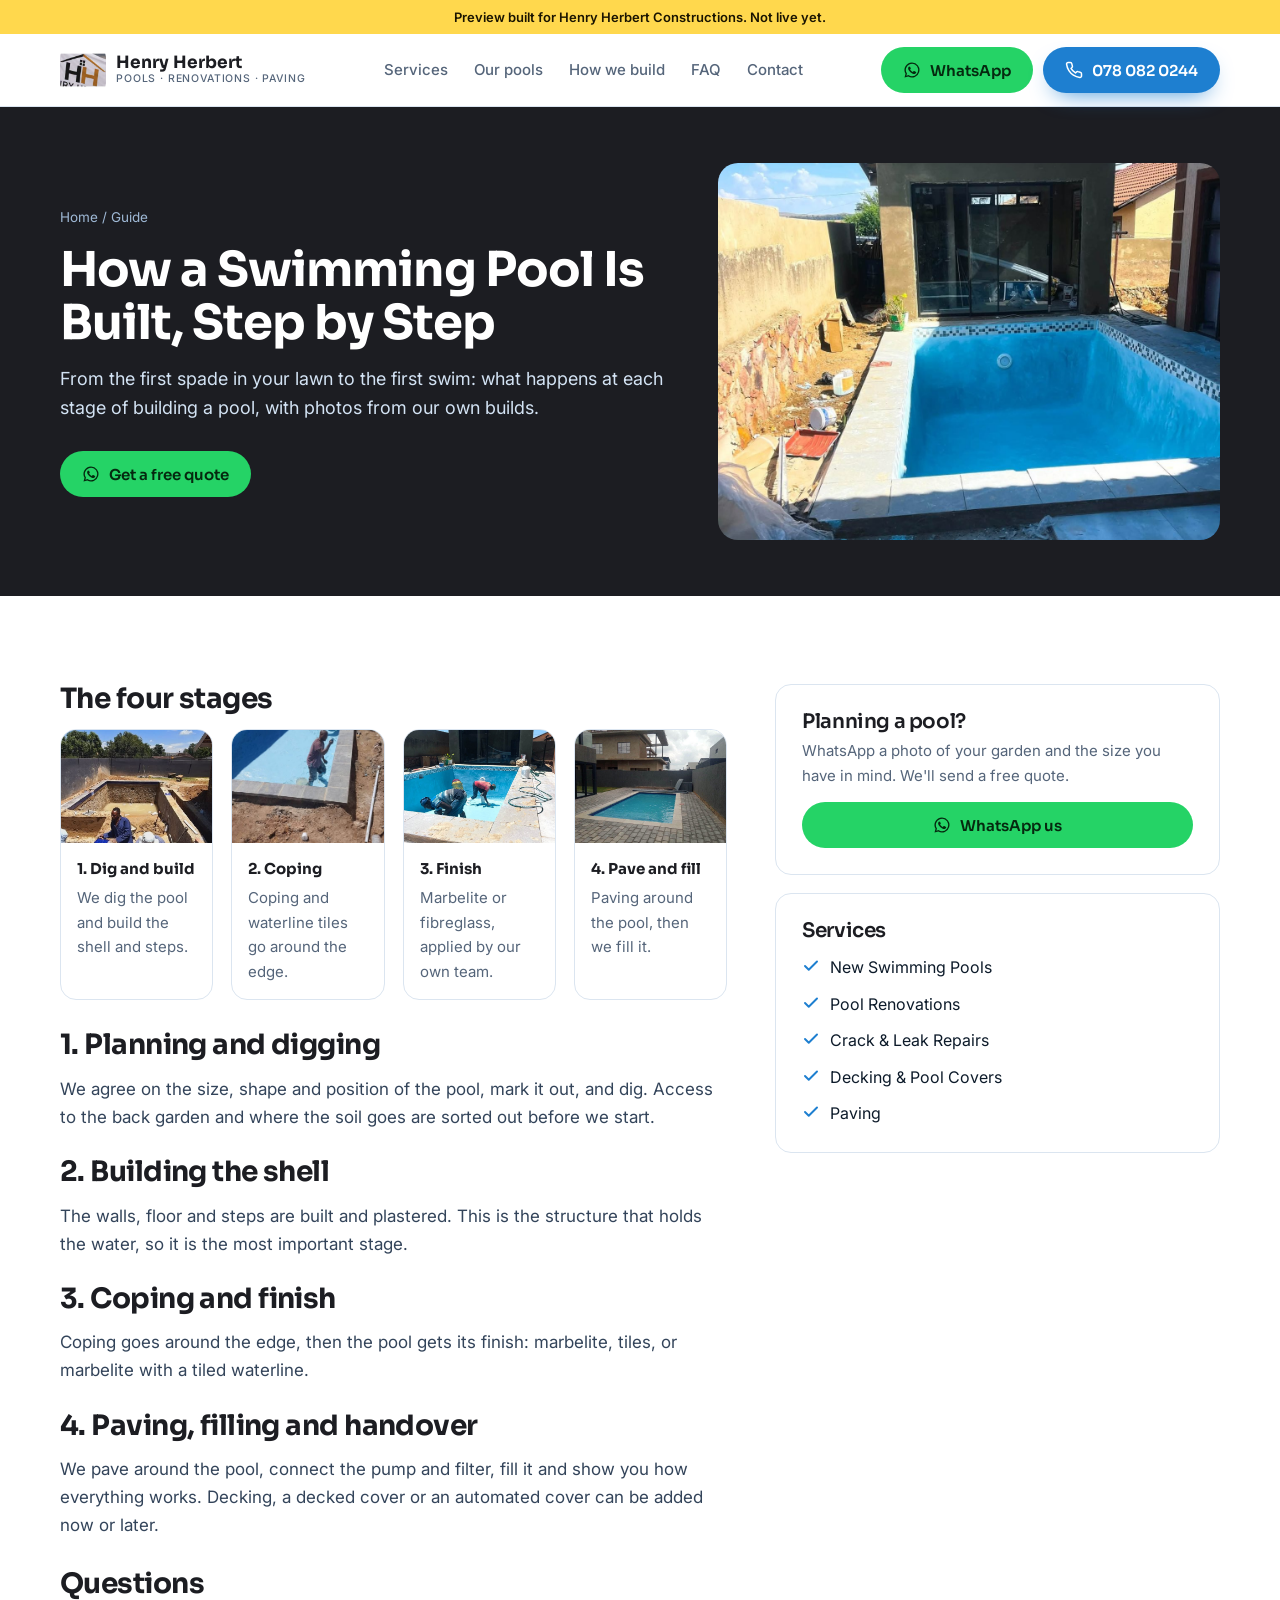
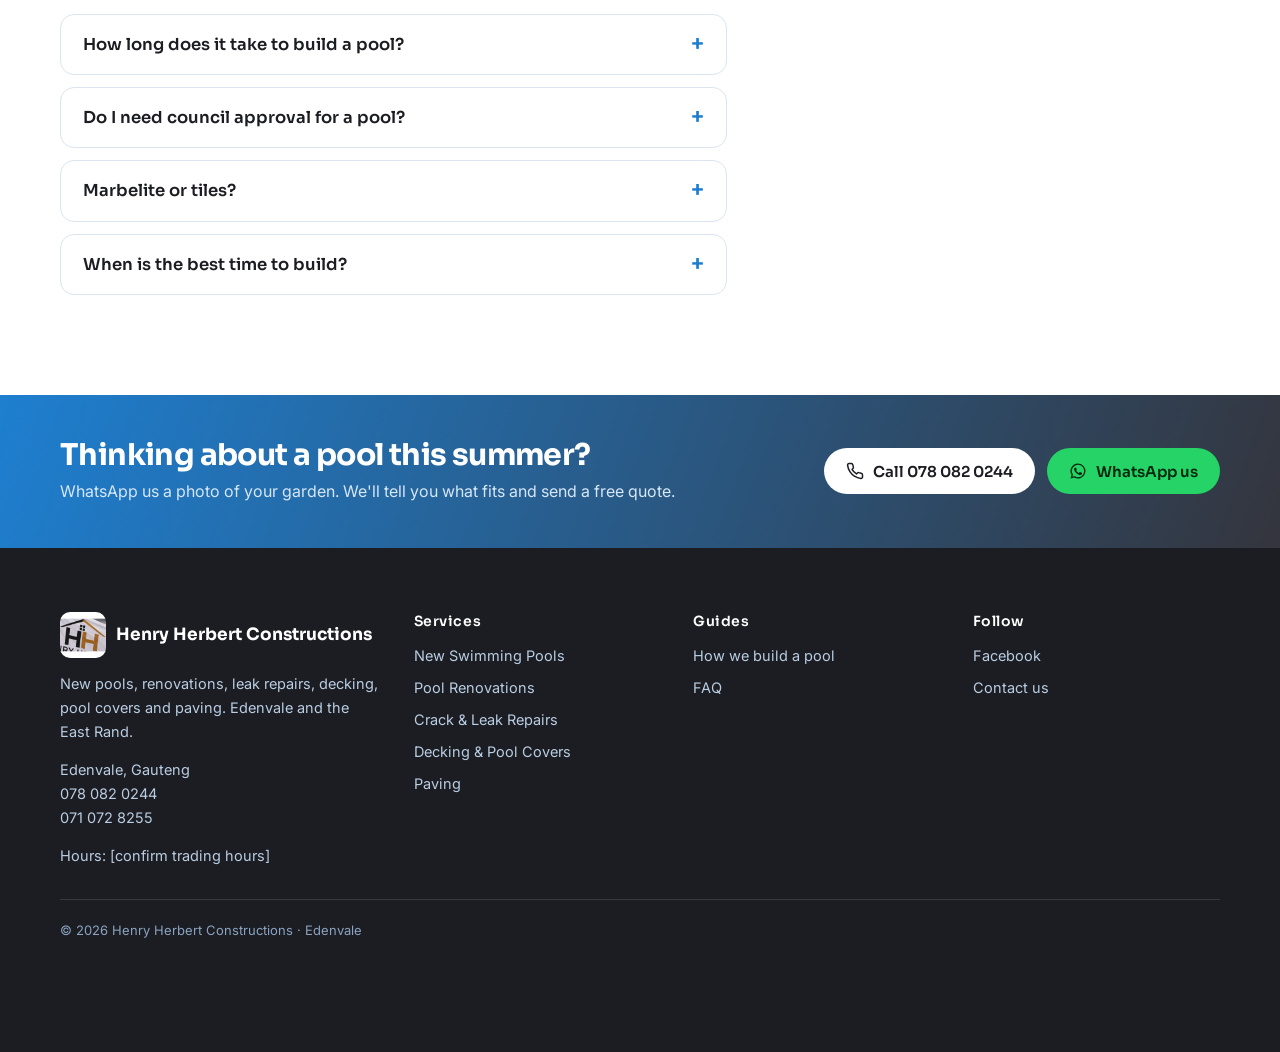
<file: how-we-build-a-pool/index.html>
<!doctype html>
<html lang="en-ZA">
<head>
<meta charset="utf-8">
<meta name="viewport" content="width=device-width, initial-scale=1">
<!-- PREVIEW: remove noindex + the preview bar when Henry approves and the real domain is live -->
<meta name="robots" content="noindex, nofollow">
<title>How We Build a Swimming Pool in Edenvale | Henry Herbert Constructions</title>
<meta name="description" content="Step by step, how a new swimming pool is built: digging, the shell, coping, marbelite or tiles, paving and filling. With photos from our own builds in Edenvale.">
<link rel="canonical" href="https://dannyschaffer.github.io/henry-herbert-pools-preview/how-we-build-a-pool/">
<meta property="og:type" content="website"><meta property="og:title" content="How We Build a Swimming Pool in Edenvale | Henry Herbert Constructions"><meta property="og:description" content="Step by step, how a new swimming pool is built: digging, the shell, coping, marbelite or tiles, paving and filling. With photos from our own builds in Edenvale.">
<meta property="og:image" content="https://dannyschaffer.github.io/henry-herbert-pools-preview/img/hero-pool-edenvale.jpg"><meta property="og:url" content="https://dannyschaffer.github.io/henry-herbert-pools-preview/how-we-build-a-pool/">
<link rel="preconnect" href="https://fonts.googleapis.com"><link rel="preconnect" href="https://fonts.gstatic.com" crossorigin><link href="https://fonts.googleapis.com/css2?family=Sora:wght@500;600;700&family=Inter:wght@400;500;600&display=swap" rel="stylesheet">
<link rel="stylesheet" href="../styles.css?v=1795185030">
<script type="application/ld+json">{"@context": "https://schema.org", "@type": "HomeAndConstructionBusiness", "@id": "https://dannyschaffer.github.io/henry-herbert-pools-preview/#business", "name": "Henry Herbert Constructions", "description": "New fibreglass and marbelite swimming pools, pool renovations, crack and leak repairs, pool decking and covers, and paving in Edenvale and the East Rand.", "telephone": "+27780820244", "url": "https://dannyschaffer.github.io/henry-herbert-pools-preview/", "image": "https://dannyschaffer.github.io/henry-herbert-pools-preview/img/hero-pool-edenvale.jpg", "logo": "https://dannyschaffer.github.io/henry-herbert-pools-preview/img/logo.jpg", "address": {"@type": "PostalAddress", "addressLocality": "Edenvale", "addressRegion": "Gauteng", "addressCountry": "ZA"}, "areaServed": ["Edenvale", "East Rand"], "sameAs": ["https://www.facebook.com/profile.php?id=100077798971251"]}</script><script type="application/ld+json">{"@context": "https://schema.org", "@type": "FAQPage", "mainEntity": [{"@type": "Question", "name": "How long does it take to build a pool?", "acceptedAnswer": {"@type": "Answer", "text": "[Henry to confirm typical build time.] Weather and the size of the pool make the biggest difference."}}, {"@type": "Question", "name": "Do I need council approval for a pool?", "acceptedAnswer": {"@type": "Answer", "text": "Pools usually need building plans approved by your municipality, and must meet the local safety rules (a fence or cover). Check with your municipality before the build starts. [Henry to confirm whether he helps with plans.]"}}, {"@type": "Question", "name": "Marbelite or tiles?", "acceptedAnswer": {"@type": "Answer", "text": "Marbelite is the classic smooth plaster finish and costs less. A fully tiled pool costs more but lasts longer and looks more modern. Many pools use marbelite with a tiled waterline."}}, {"@type": "Question", "name": "When is the best time to build?", "acceptedAnswer": {"@type": "Answer", "text": "Before summer, so the pool is ready when it gets hot. Book early: spring and early summer are the busiest months."}}]}</script>
</head>
<body>
<div class="preview">Preview built for Henry Herbert Constructions. Not live yet.</div>
<header><div class="wrap nav">
<a class="brand" href="../"><img class="logo" src="../img/logo.jpg" alt="Henry Herbert Constructions logo"><span>Henry Herbert<small>Pools · Renovations · Paving</small></span></a>
<nav class="nav-links"><a href="../#services">Services</a><a href="../#work">Our pools</a><a href="../how-we-build-a-pool/">How we build</a><a href="../#faq">FAQ</a><a href="../contact/">Contact</a></nav>
<div class="nav-cta"><a class="btn btn-wa" href="https://wa.me/27780820244?text=Hi%20Henry%2C%20I%20would%20like%20a%20quote%20for%20a%20pool."><svg viewBox="0 0 24 24" fill="currentColor" aria-hidden="true"><path d="M12 2a10 10 0 0 0-8.6 15.1L2 22l5-1.3A10 10 0 1 0 12 2Zm0 18.2a8.2 8.2 0 0 1-4.2-1.2l-.3-.2-3 .8.8-2.9-.2-.3A8.2 8.2 0 1 1 12 20.2Zm4.5-6.1c-.2-.1-1.5-.7-1.7-.8s-.4-.1-.6.1-.7.8-.8 1-.3.2-.5.1a6.7 6.7 0 0 1-3.3-2.9c-.3-.4.3-.4.7-1.4a.5.5 0 0 0 0-.4l-.8-1.9c-.2-.5-.4-.4-.6-.4h-.5a1 1 0 0 0-.7.3 3 3 0 0 0-.9 2.2 5.2 5.2 0 0 0 1.1 2.7 11.8 11.8 0 0 0 4.5 4c1.7.7 2.3.8 3.2.6a2.7 2.7 0 0 0 1.8-1.2 2.2 2.2 0 0 0 .1-1.2c0-.1-.2-.2-.4-.3Z"/></svg><span>WhatsApp</span></a><a class="btn btn-blue" href="tel:+27780820244"><svg viewBox="0 0 24 24" fill="none" stroke="currentColor" stroke-width="2" stroke-linecap="round" stroke-linejoin="round" aria-hidden="true"><path d="M22 16.9v3a2 2 0 0 1-2.2 2 19.8 19.8 0 0 1-8.6-3.1 19.5 19.5 0 0 1-6-6A19.8 19.8 0 0 1 2.1 4.2 2 2 0 0 1 4.1 2h3a2 2 0 0 1 2 1.7c.1 1 .4 1.9.7 2.8a2 2 0 0 1-.5 2.1L8 9.9a16 16 0 0 0 6 6l1.3-1.3a2 2 0 0 1 2.1-.4c.9.3 1.8.6 2.8.7a2 2 0 0 1 1.8 2Z"/></svg><span>078 082 0244</span></a></div>
</div></header>

<section class="page-hero"><div class="wrap">
<div><div class="crumbs"><a href="../">Home</a> / Guide</div>
<h1>How a Swimming Pool Is Built, Step by Step</h1>
<p class="lead">From the first spade in your lawn to the first swim: what happens at each stage of building a pool, with photos from our own builds.</p>
<div class="hero-ctas"><a class="btn btn-wa" href="https://wa.me/27780820244?text=Hi%20Henry%2C%20I%20would%20like%20a%20quote%20for%20a%20pool."><svg viewBox="0 0 24 24" fill="currentColor" aria-hidden="true"><path d="M12 2a10 10 0 0 0-8.6 15.1L2 22l5-1.3A10 10 0 1 0 12 2Zm0 18.2a8.2 8.2 0 0 1-4.2-1.2l-.3-.2-3 .8.8-2.9-.2-.3A8.2 8.2 0 1 1 12 20.2Zm4.5-6.1c-.2-.1-1.5-.7-1.7-.8s-.4-.1-.6.1-.7.8-.8 1-.3.2-.5.1a6.7 6.7 0 0 1-3.3-2.9c-.3-.4.3-.4.7-1.4a.5.5 0 0 0 0-.4l-.8-1.9c-.2-.5-.4-.4-.6-.4h-.5a1 1 0 0 0-.7.3 3 3 0 0 0-.9 2.2 5.2 5.2 0 0 0 1.1 2.7 11.8 11.8 0 0 0 4.5 4c1.7.7 2.3.8 3.2.6a2.7 2.7 0 0 0 1.8-1.2 2.2 2.2 0 0 0 .1-1.2c0-.1-.2-.2-.4-.3Z"/></svg>Get a free quote</a></div></div>
<img src="../img/pool-shell-finished.jpg" alt="Pool shell and coping built by Henry Herbert Constructions">
</div></section>
<section><div class="wrap two"><div class="body">
<h2 style="font-size:28px;margin-bottom:14px">The four stages</h2>
<div class="stages"><figure><img src="../img/crew-building-pool-shell.jpg" alt="1. Dig and build: Henry Herbert pool build" loading="lazy"><figcaption><b>1. Dig and build</b>We dig the pool and build the shell and steps.</figcaption></figure><figure><img src="../img/pool-shell-coping.jpg" alt="2. Coping: Henry Herbert pool build" loading="lazy"><figcaption><b>2. Coping</b>Coping and waterline tiles go around the edge.</figcaption></figure><figure><img src="../img/crew-finishing-pool.jpg" alt="3. Finish: Henry Herbert pool build" loading="lazy"><figcaption><b>3. Finish</b>Marbelite or fibreglass, applied by our own team.</figcaption></figure><figure><img src="../img/finished-pool-paving.jpg" alt="4. Pave and fill: Henry Herbert pool build" loading="lazy"><figcaption><b>4. Pave and fill</b>Paving around the pool, then we fill it.</figcaption></figure></div>
<h2 style="font-size:28px;margin:30px 0 14px">1. Planning and digging</h2>
<p>We agree on the size, shape and position of the pool, mark it out, and dig. Access to the back garden and where the soil goes are sorted out before we start.</p>
<h2 style="font-size:28px;margin:26px 0 14px">2. Building the shell</h2>
<p>The walls, floor and steps are built and plastered. This is the structure that holds the water, so it is the most important stage.</p>
<h2 style="font-size:28px;margin:26px 0 14px">3. Coping and finish</h2>
<p>Coping goes around the edge, then the pool gets its finish: marbelite, tiles, or marbelite with a tiled waterline.</p>
<h2 style="font-size:28px;margin:26px 0 14px">4. Paving, filling and handover</h2>
<p>We pave around the pool, connect the pump and filter, fill it and show you how everything works. Decking, a decked cover or an automated cover can be added now or later.</p>
<h2 style="font-size:28px;margin:30px 0 14px">Questions</h2><div class="faq-list"><details><summary>How long does it take to build a pool?</summary><p>[Henry to confirm typical build time.] Weather and the size of the pool make the biggest difference.</p></details><details><summary>Do I need council approval for a pool?</summary><p>Pools usually need building plans approved by your municipality, and must meet the local safety rules (a fence or cover). Check with your municipality before the build starts. [Henry to confirm whether he helps with plans.]</p></details><details><summary>Marbelite or tiles?</summary><p>Marbelite is the classic smooth plaster finish and costs less. A fully tiled pool costs more but lasts longer and looks more modern. Many pools use marbelite with a tiled waterline.</p></details><details><summary>When is the best time to build?</summary><p>Before summer, so the pool is ready when it gets hot. Book early: spring and early summer are the busiest months.</p></details></div>
</div>
<aside><div class="box"><h3>Planning a pool?</h3><p style="color:var(--muted);margin:6px 0 14px;font-size:15px">WhatsApp a photo of your garden and the size you have in mind. We'll send a free quote.</p><a class="btn btn-wa" style="width:100%" href="https://wa.me/27780820244?text=Hi%20Henry%2C%20I%20would%20like%20a%20quote%20for%20a%20pool."><svg viewBox="0 0 24 24" fill="currentColor" aria-hidden="true"><path d="M12 2a10 10 0 0 0-8.6 15.1L2 22l5-1.3A10 10 0 1 0 12 2Zm0 18.2a8.2 8.2 0 0 1-4.2-1.2l-.3-.2-3 .8.8-2.9-.2-.3A8.2 8.2 0 1 1 12 20.2Zm4.5-6.1c-.2-.1-1.5-.7-1.7-.8s-.4-.1-.6.1-.7.8-.8 1-.3.2-.5.1a6.7 6.7 0 0 1-3.3-2.9c-.3-.4.3-.4.7-1.4a.5.5 0 0 0 0-.4l-.8-1.9c-.2-.5-.4-.4-.6-.4h-.5a1 1 0 0 0-.7.3 3 3 0 0 0-.9 2.2 5.2 5.2 0 0 0 1.1 2.7 11.8 11.8 0 0 0 4.5 4c1.7.7 2.3.8 3.2.6a2.7 2.7 0 0 0 1.8-1.2 2.2 2.2 0 0 0 .1-1.2c0-.1-.2-.2-.4-.3Z"/></svg>WhatsApp us</a></div>
<div class="box"><h3>Services</h3><ul><li><svg viewBox="0 0 24 24" fill="none" stroke="currentColor" stroke-width="2.6" stroke-linecap="round" stroke-linejoin="round" aria-hidden="true"><path d="M20 6 9 17l-5-5"/></svg><a href="../services/new-swimming-pools/">New Swimming Pools</a></li><li><svg viewBox="0 0 24 24" fill="none" stroke="currentColor" stroke-width="2.6" stroke-linecap="round" stroke-linejoin="round" aria-hidden="true"><path d="M20 6 9 17l-5-5"/></svg><a href="../services/pool-renovations/">Pool Renovations</a></li><li><svg viewBox="0 0 24 24" fill="none" stroke="currentColor" stroke-width="2.6" stroke-linecap="round" stroke-linejoin="round" aria-hidden="true"><path d="M20 6 9 17l-5-5"/></svg><a href="../services/pool-crack-and-leak-repairs/">Crack &amp; Leak Repairs</a></li><li><svg viewBox="0 0 24 24" fill="none" stroke="currentColor" stroke-width="2.6" stroke-linecap="round" stroke-linejoin="round" aria-hidden="true"><path d="M20 6 9 17l-5-5"/></svg><a href="../services/pool-decking-and-covers/">Decking &amp; Pool Covers</a></li><li><svg viewBox="0 0 24 24" fill="none" stroke="currentColor" stroke-width="2.6" stroke-linecap="round" stroke-linejoin="round" aria-hidden="true"><path d="M20 6 9 17l-5-5"/></svg><a href="../services/paving/">Paving</a></li></ul></div></aside>
</div></section>
<div class="band"><div class="wrap"><div><h2>Thinking about a pool this summer?</h2><p>WhatsApp us a photo of your garden. We&#x27;ll tell you what fits and send a free quote.</p></div>
<div class="ctas"><a class="btn btn-white" href="tel:+27780820244"><svg viewBox="0 0 24 24" fill="none" stroke="currentColor" stroke-width="2" stroke-linecap="round" stroke-linejoin="round" aria-hidden="true"><path d="M22 16.9v3a2 2 0 0 1-2.2 2 19.8 19.8 0 0 1-8.6-3.1 19.5 19.5 0 0 1-6-6A19.8 19.8 0 0 1 2.1 4.2 2 2 0 0 1 4.1 2h3a2 2 0 0 1 2 1.7c.1 1 .4 1.9.7 2.8a2 2 0 0 1-.5 2.1L8 9.9a16 16 0 0 0 6 6l1.3-1.3a2 2 0 0 1 2.1-.4c.9.3 1.8.6 2.8.7a2 2 0 0 1 1.8 2Z"/></svg>Call 078 082 0244</a><a class="btn btn-wa" href="https://wa.me/27780820244?text=Hi%20Henry%2C%20I%20would%20like%20a%20quote%20for%20a%20pool."><svg viewBox="0 0 24 24" fill="currentColor" aria-hidden="true"><path d="M12 2a10 10 0 0 0-8.6 15.1L2 22l5-1.3A10 10 0 1 0 12 2Zm0 18.2a8.2 8.2 0 0 1-4.2-1.2l-.3-.2-3 .8.8-2.9-.2-.3A8.2 8.2 0 1 1 12 20.2Zm4.5-6.1c-.2-.1-1.5-.7-1.7-.8s-.4-.1-.6.1-.7.8-.8 1-.3.2-.5.1a6.7 6.7 0 0 1-3.3-2.9c-.3-.4.3-.4.7-1.4a.5.5 0 0 0 0-.4l-.8-1.9c-.2-.5-.4-.4-.6-.4h-.5a1 1 0 0 0-.7.3 3 3 0 0 0-.9 2.2 5.2 5.2 0 0 0 1.1 2.7 11.8 11.8 0 0 0 4.5 4c1.7.7 2.3.8 3.2.6a2.7 2.7 0 0 0 1.8-1.2 2.2 2.2 0 0 0 .1-1.2c0-.1-.2-.2-.4-.3Z"/></svg>WhatsApp us</a></div></div></div>
<footer><div class="wrap">
<div><a class="brand" href="../"><img class="logo" src="../img/logo.jpg" alt="Henry Herbert Constructions logo"><span>Henry Herbert Constructions</span></a>
<p style="margin-top:12px">New pools, renovations, leak repairs, decking, pool covers and paving. Edenvale and the East Rand.</p>
<p style="margin-top:14px">Edenvale, Gauteng<br><a href="tel:+27780820244">078 082 0244</a><br><a href="tel:+27710728255">071 072 8255</a></p>
<p style="margin-top:14px">Hours: [confirm trading hours]</p></div>
<div><h4>Services</h4><ul><li><a href="../services/new-swimming-pools/">New Swimming Pools</a></li><li><a href="../services/pool-renovations/">Pool Renovations</a></li><li><a href="../services/pool-crack-and-leak-repairs/">Crack &amp; Leak Repairs</a></li><li><a href="../services/pool-decking-and-covers/">Decking &amp; Pool Covers</a></li><li><a href="../services/paving/">Paving</a></li></ul></div>
<div><h4>Guides</h4><ul><li><a href="../how-we-build-a-pool/">How we build a pool</a></li><li><a href="../#faq">FAQ</a></li></ul></div>
<div><h4>Follow</h4><ul><li><a href="https://www.facebook.com/profile.php?id=100077798971251">Facebook</a></li><li><a href="../contact/">Contact us</a></li></ul></div>
<div class="legal">© 2026 Henry Herbert Constructions · Edenvale</div>
</div></footer>
<div class="mbar"><a class="btn btn-blue" href="tel:+27780820244"><svg viewBox="0 0 24 24" fill="none" stroke="currentColor" stroke-width="2" stroke-linecap="round" stroke-linejoin="round" aria-hidden="true"><path d="M22 16.9v3a2 2 0 0 1-2.2 2 19.8 19.8 0 0 1-8.6-3.1 19.5 19.5 0 0 1-6-6A19.8 19.8 0 0 1 2.1 4.2 2 2 0 0 1 4.1 2h3a2 2 0 0 1 2 1.7c.1 1 .4 1.9.7 2.8a2 2 0 0 1-.5 2.1L8 9.9a16 16 0 0 0 6 6l1.3-1.3a2 2 0 0 1 2.1-.4c.9.3 1.8.6 2.8.7a2 2 0 0 1 1.8 2Z"/></svg>Call now</a><a class="btn btn-wa" href="https://wa.me/27780820244?text=Hi%20Henry%2C%20I%20would%20like%20a%20quote%20for%20a%20pool."><svg viewBox="0 0 24 24" fill="currentColor" aria-hidden="true"><path d="M12 2a10 10 0 0 0-8.6 15.1L2 22l5-1.3A10 10 0 1 0 12 2Zm0 18.2a8.2 8.2 0 0 1-4.2-1.2l-.3-.2-3 .8.8-2.9-.2-.3A8.2 8.2 0 1 1 12 20.2Zm4.5-6.1c-.2-.1-1.5-.7-1.7-.8s-.4-.1-.6.1-.7.8-.8 1-.3.2-.5.1a6.7 6.7 0 0 1-3.3-2.9c-.3-.4.3-.4.7-1.4a.5.5 0 0 0 0-.4l-.8-1.9c-.2-.5-.4-.4-.6-.4h-.5a1 1 0 0 0-.7.3 3 3 0 0 0-.9 2.2 5.2 5.2 0 0 0 1.1 2.7 11.8 11.8 0 0 0 4.5 4c1.7.7 2.3.8 3.2.6a2.7 2.7 0 0 0 1.8-1.2 2.2 2.2 0 0 0 .1-1.2c0-.1-.2-.2-.4-.3Z"/></svg>WhatsApp</a></div>
<script>
document.querySelectorAll('form[data-wa]').forEach(f=>f.addEventListener('submit',ev=>{ev.preventDefault();const d=new FormData(f);
const msg=`Hi Henry, I'd like a quote.%0AName: ${d.get('name')||''}%0APhone: ${d.get('phone')||''}%0ASuburb: ${d.get('suburb')||''}%0ANeed: ${d.get('need')||''}`;
window.open('https://wa.me/27780820244?text='+msg.replace(/ /g,'%20'),'_blank');}));
</script>
</body></html>
</file>
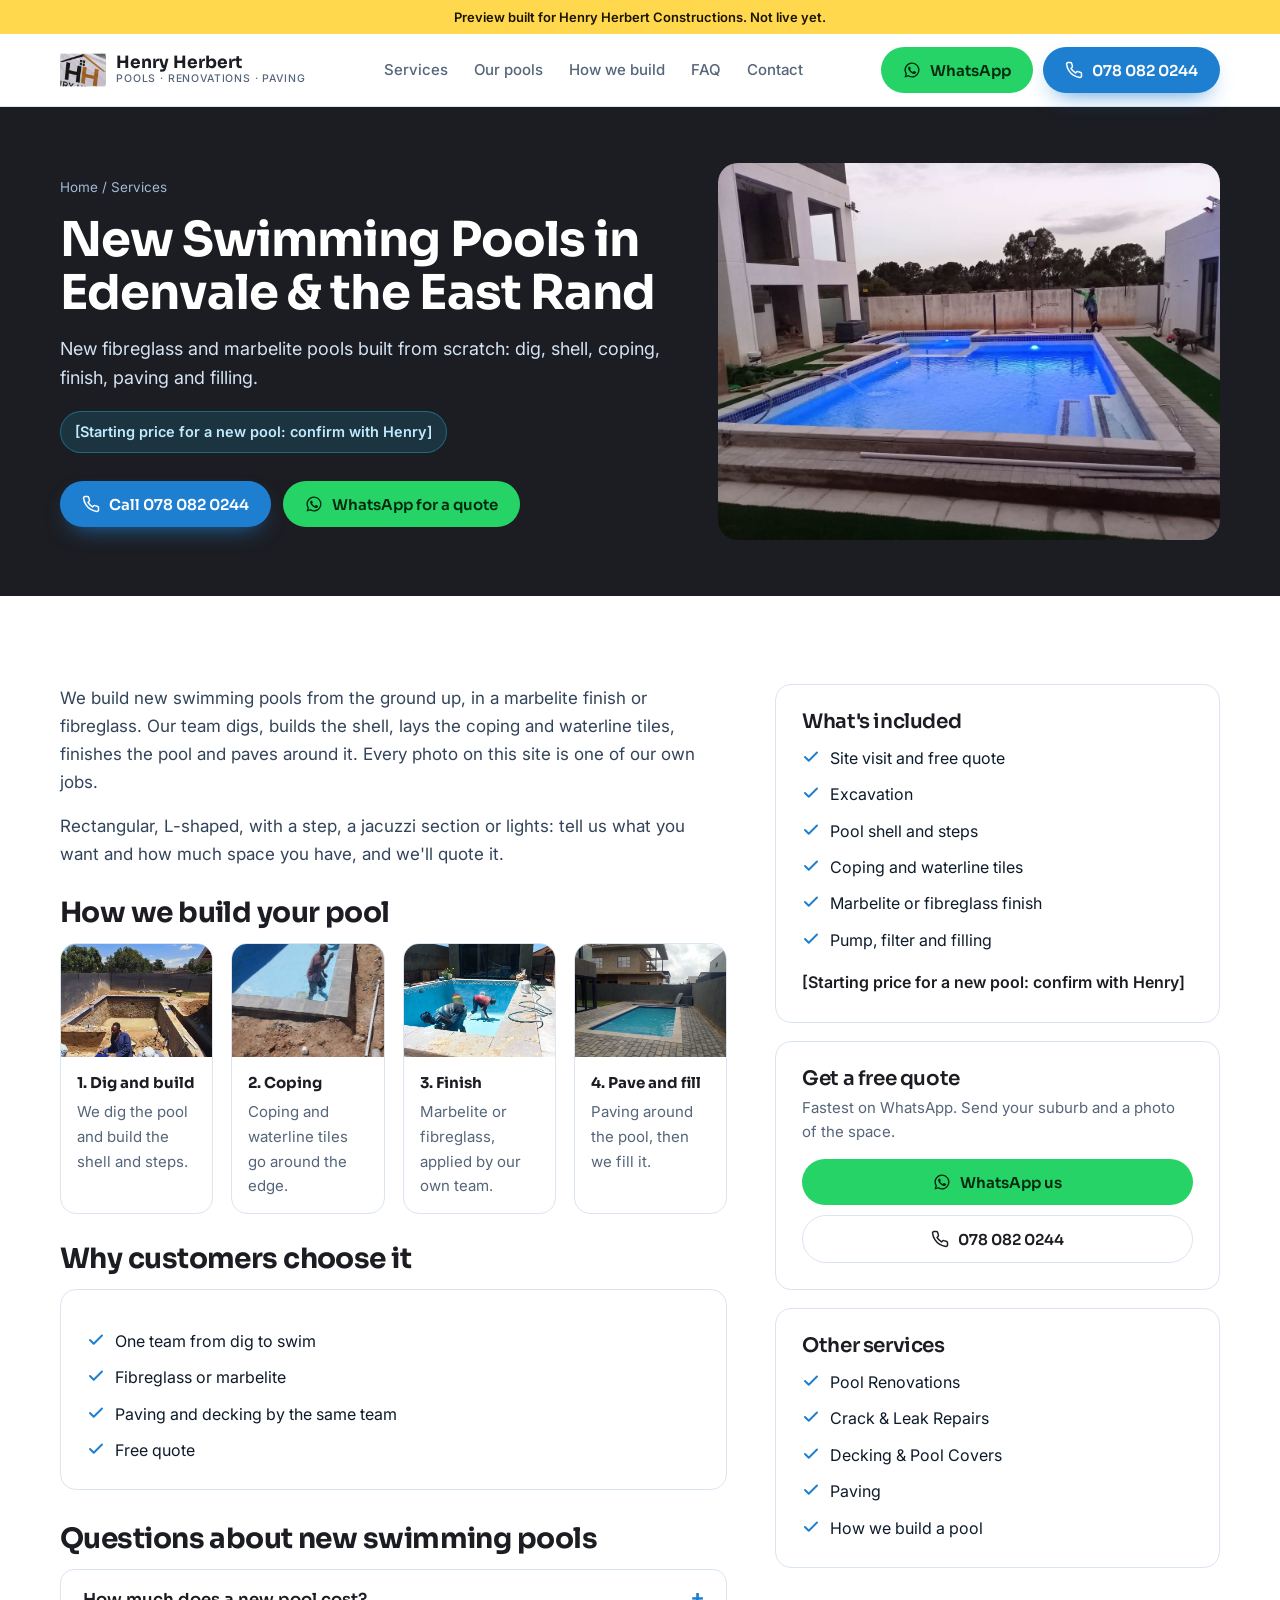
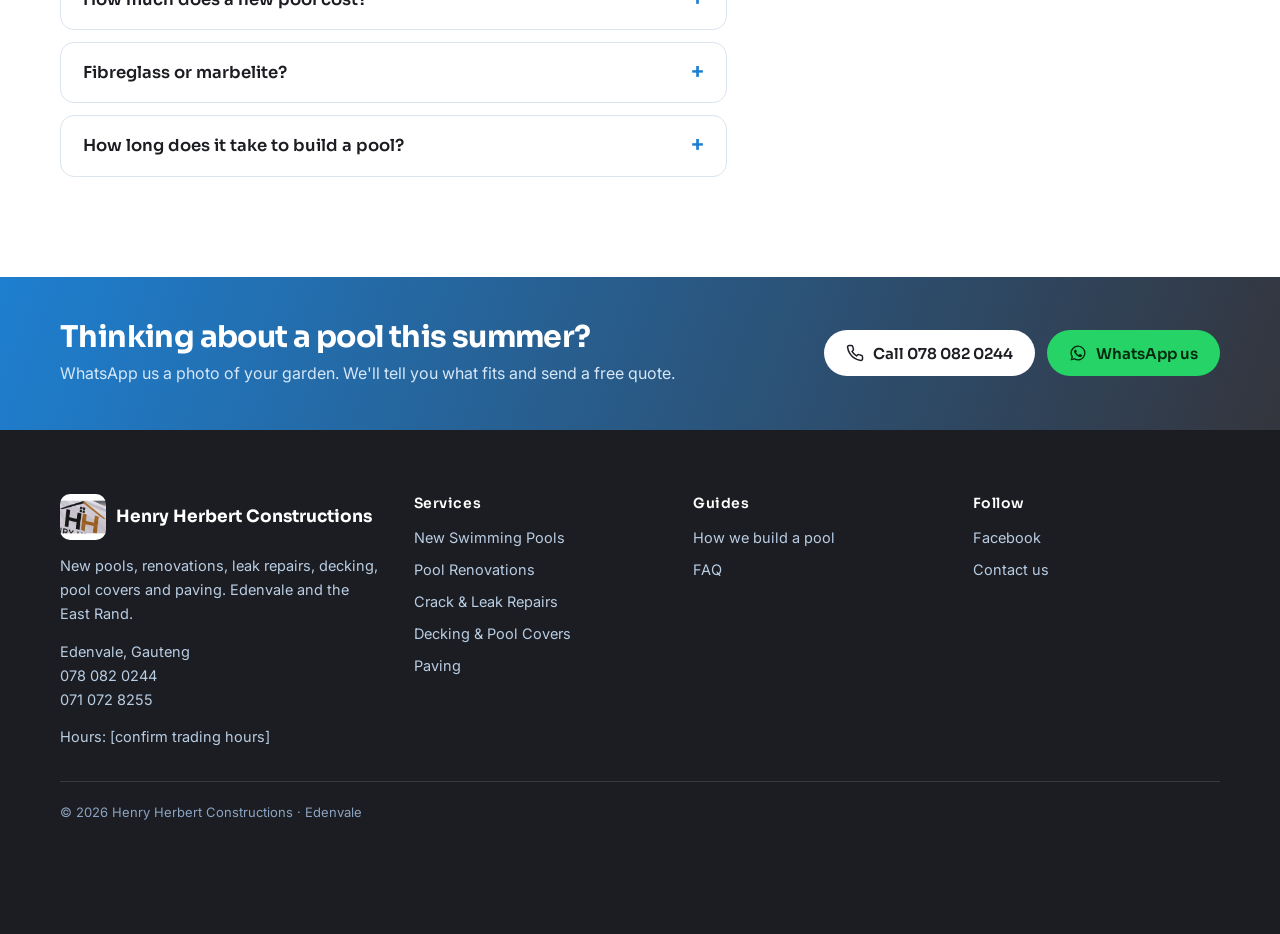
<file: services/new-swimming-pools/index.html>
<!doctype html>
<html lang="en-ZA">
<head>
<meta charset="utf-8">
<meta name="viewport" content="width=device-width, initial-scale=1">
<!-- PREVIEW: remove noindex + the preview bar when Henry approves and the real domain is live -->
<meta name="robots" content="noindex, nofollow">
<title>New Swimming Pools in Edenvale &amp; the East Rand | Henry Herbert Constructions</title>
<meta name="description" content="New fibreglass and marbelite pools built from scratch: dig, shell, coping, finish, paving and filling. Free quotes. Call or WhatsApp Henry Herbert Constructions on 078 082 0244.">
<link rel="canonical" href="https://dannyschaffer.github.io/henry-herbert-pools-preview/services/new-swimming-pools/">
<meta property="og:type" content="website"><meta property="og:title" content="New Swimming Pools in Edenvale &amp; the East Rand | Henry Herbert Constructions"><meta property="og:description" content="New fibreglass and marbelite pools built from scratch: dig, shell, coping, finish, paving and filling. Free quotes. Call or WhatsApp Henry Herbert Constructions on 078 082 0244.">
<meta property="og:image" content="https://dannyschaffer.github.io/henry-herbert-pools-preview/img/hero-pool-edenvale.jpg"><meta property="og:url" content="https://dannyschaffer.github.io/henry-herbert-pools-preview/services/new-swimming-pools/">
<link rel="preconnect" href="https://fonts.googleapis.com"><link rel="preconnect" href="https://fonts.gstatic.com" crossorigin><link href="https://fonts.googleapis.com/css2?family=Sora:wght@500;600;700&family=Inter:wght@400;500;600&display=swap" rel="stylesheet">
<link rel="stylesheet" href="../../styles.css?v=1795185030">
<script type="application/ld+json">{"@context": "https://schema.org", "@type": "HomeAndConstructionBusiness", "@id": "https://dannyschaffer.github.io/henry-herbert-pools-preview/#business", "name": "Henry Herbert Constructions", "description": "New fibreglass and marbelite swimming pools, pool renovations, crack and leak repairs, pool decking and covers, and paving in Edenvale and the East Rand.", "telephone": "+27780820244", "url": "https://dannyschaffer.github.io/henry-herbert-pools-preview/", "image": "https://dannyschaffer.github.io/henry-herbert-pools-preview/img/hero-pool-edenvale.jpg", "logo": "https://dannyschaffer.github.io/henry-herbert-pools-preview/img/logo.jpg", "address": {"@type": "PostalAddress", "addressLocality": "Edenvale", "addressRegion": "Gauteng", "addressCountry": "ZA"}, "areaServed": ["Edenvale", "East Rand"], "sameAs": ["https://www.facebook.com/profile.php?id=100077798971251"]}</script><script type="application/ld+json">{"@context": "https://schema.org", "@type": "Service", "name": "New Swimming Pools", "serviceType": "New Swimming Pools", "description": "New fibreglass and marbelite pools built from scratch: dig, shell, coping, finish, paving and filling.", "provider": {"@id": "https://dannyschaffer.github.io/henry-herbert-pools-preview/#business"}, "areaServed": ["Edenvale", "East Rand"]}</script><script type="application/ld+json">{"@context": "https://schema.org", "@type": "FAQPage", "mainEntity": [{"@type": "Question", "name": "How much does a new pool cost?", "acceptedAnswer": {"@type": "Answer", "text": "It depends on size, shape and finish. [Henry to confirm a starting price.] WhatsApp us a photo of your garden for a free quote."}}, {"@type": "Question", "name": "Fibreglass or marbelite?", "acceptedAnswer": {"@type": "Answer", "text": "Marbelite is the classic smooth plaster finish. Fibreglass is smooth to the touch and resists algae. We build both and will tell you which suits your pool and budget."}}, {"@type": "Question", "name": "How long does it take to build a pool?", "acceptedAnswer": {"@type": "Answer", "text": "[Henry to confirm typical build time.] We give you a timeline with the quote."}}]}</script>
</head>
<body>
<div class="preview">Preview built for Henry Herbert Constructions. Not live yet.</div>
<header><div class="wrap nav">
<a class="brand" href="../../"><img class="logo" src="../../img/logo.jpg" alt="Henry Herbert Constructions logo"><span>Henry Herbert<small>Pools · Renovations · Paving</small></span></a>
<nav class="nav-links"><a href="../../#services">Services</a><a href="../../#work">Our pools</a><a href="../../how-we-build-a-pool/">How we build</a><a href="../../#faq">FAQ</a><a href="../../contact/">Contact</a></nav>
<div class="nav-cta"><a class="btn btn-wa" href="https://wa.me/27780820244?text=Hi%20Henry%2C%20I%20would%20like%20a%20quote%20for%20a%20pool."><svg viewBox="0 0 24 24" fill="currentColor" aria-hidden="true"><path d="M12 2a10 10 0 0 0-8.6 15.1L2 22l5-1.3A10 10 0 1 0 12 2Zm0 18.2a8.2 8.2 0 0 1-4.2-1.2l-.3-.2-3 .8.8-2.9-.2-.3A8.2 8.2 0 1 1 12 20.2Zm4.5-6.1c-.2-.1-1.5-.7-1.7-.8s-.4-.1-.6.1-.7.8-.8 1-.3.2-.5.1a6.7 6.7 0 0 1-3.3-2.9c-.3-.4.3-.4.7-1.4a.5.5 0 0 0 0-.4l-.8-1.9c-.2-.5-.4-.4-.6-.4h-.5a1 1 0 0 0-.7.3 3 3 0 0 0-.9 2.2 5.2 5.2 0 0 0 1.1 2.7 11.8 11.8 0 0 0 4.5 4c1.7.7 2.3.8 3.2.6a2.7 2.7 0 0 0 1.8-1.2 2.2 2.2 0 0 0 .1-1.2c0-.1-.2-.2-.4-.3Z"/></svg><span>WhatsApp</span></a><a class="btn btn-blue" href="tel:+27780820244"><svg viewBox="0 0 24 24" fill="none" stroke="currentColor" stroke-width="2" stroke-linecap="round" stroke-linejoin="round" aria-hidden="true"><path d="M22 16.9v3a2 2 0 0 1-2.2 2 19.8 19.8 0 0 1-8.6-3.1 19.5 19.5 0 0 1-6-6A19.8 19.8 0 0 1 2.1 4.2 2 2 0 0 1 4.1 2h3a2 2 0 0 1 2 1.7c.1 1 .4 1.9.7 2.8a2 2 0 0 1-.5 2.1L8 9.9a16 16 0 0 0 6 6l1.3-1.3a2 2 0 0 1 2.1-.4c.9.3 1.8.6 2.8.7a2 2 0 0 1 1.8 2Z"/></svg><span>078 082 0244</span></a></div>
</div></header>

<section class="page-hero"><div class="wrap">
<div><div class="crumbs"><a href="../../">Home</a> / <a href="../../#services">Services</a></div>
<h1>New Swimming Pools in Edenvale &amp; the East Rand</h1><p class="lead">New fibreglass and marbelite pools built from scratch: dig, shell, coping, finish, paving and filling.</p>
<span class="tag-price">[Starting price for a new pool: confirm with Henry]</span>
<div class="hero-ctas"><a class="btn btn-blue" href="tel:+27780820244"><svg viewBox="0 0 24 24" fill="none" stroke="currentColor" stroke-width="2" stroke-linecap="round" stroke-linejoin="round" aria-hidden="true"><path d="M22 16.9v3a2 2 0 0 1-2.2 2 19.8 19.8 0 0 1-8.6-3.1 19.5 19.5 0 0 1-6-6A19.8 19.8 0 0 1 2.1 4.2 2 2 0 0 1 4.1 2h3a2 2 0 0 1 2 1.7c.1 1 .4 1.9.7 2.8a2 2 0 0 1-.5 2.1L8 9.9a16 16 0 0 0 6 6l1.3-1.3a2 2 0 0 1 2.1-.4c.9.3 1.8.6 2.8.7a2 2 0 0 1 1.8 2Z"/></svg>Call 078 082 0244</a><a class="btn btn-wa" href="https://wa.me/27780820244?text=Hi%20Henry%2C%20I%20would%20like%20a%20quote%20for%20new%20swimming%20pools."><svg viewBox="0 0 24 24" fill="currentColor" aria-hidden="true"><path d="M12 2a10 10 0 0 0-8.6 15.1L2 22l5-1.3A10 10 0 1 0 12 2Zm0 18.2a8.2 8.2 0 0 1-4.2-1.2l-.3-.2-3 .8.8-2.9-.2-.3A8.2 8.2 0 1 1 12 20.2Zm4.5-6.1c-.2-.1-1.5-.7-1.7-.8s-.4-.1-.6.1-.7.8-.8 1-.3.2-.5.1a6.7 6.7 0 0 1-3.3-2.9c-.3-.4.3-.4.7-1.4a.5.5 0 0 0 0-.4l-.8-1.9c-.2-.5-.4-.4-.6-.4h-.5a1 1 0 0 0-.7.3 3 3 0 0 0-.9 2.2 5.2 5.2 0 0 0 1.1 2.7 11.8 11.8 0 0 0 4.5 4c1.7.7 2.3.8 3.2.6a2.7 2.7 0 0 0 1.8-1.2 2.2 2.2 0 0 0 .1-1.2c0-.1-.2-.2-.4-.3Z"/></svg>WhatsApp for a quote</a></div></div>
<img src="../../img/new-pool-with-lights.jpg" alt="New pool with lights and a step section built by Henry Herbert Constructions">
</div></section>
<section><div class="wrap two">
<div class="body"><p>We build new swimming pools from the ground up, in a marbelite finish or fibreglass. Our team digs, builds the shell, lays the coping and waterline tiles, finishes the pool and paves around it. Every photo on this site is one of our own jobs.</p><p>Rectangular, L-shaped, with a step, a jacuzzi section or lights: tell us what you want and how much space you have, and we&#x27;ll quote it.</p>

<h2 style="font-size:28px;margin:30px 0 14px">How we build your pool</h2><div class="stages"><figure><img src="../../img/crew-building-pool-shell.jpg" alt="1. Dig and build: Henry Herbert pool build" loading="lazy"><figcaption><b>1. Dig and build</b>We dig the pool and build the shell and steps.</figcaption></figure><figure><img src="../../img/pool-shell-coping.jpg" alt="2. Coping: Henry Herbert pool build" loading="lazy"><figcaption><b>2. Coping</b>Coping and waterline tiles go around the edge.</figcaption></figure><figure><img src="../../img/crew-finishing-pool.jpg" alt="3. Finish: Henry Herbert pool build" loading="lazy"><figcaption><b>3. Finish</b>Marbelite or fibreglass, applied by our own team.</figcaption></figure><figure><img src="../../img/finished-pool-paving.jpg" alt="4. Pave and fill: Henry Herbert pool build" loading="lazy"><figcaption><b>4. Pave and fill</b>Paving around the pool, then we fill it.</figcaption></figure></div>
<h2 style="font-size:28px;margin:30px 0 14px">Why customers choose it</h2>
<div class="box"><ul><li><svg viewBox="0 0 24 24" fill="none" stroke="currentColor" stroke-width="2.6" stroke-linecap="round" stroke-linejoin="round" aria-hidden="true"><path d="M20 6 9 17l-5-5"/></svg><span>One team from dig to swim</span></li><li><svg viewBox="0 0 24 24" fill="none" stroke="currentColor" stroke-width="2.6" stroke-linecap="round" stroke-linejoin="round" aria-hidden="true"><path d="M20 6 9 17l-5-5"/></svg><span>Fibreglass or marbelite</span></li><li><svg viewBox="0 0 24 24" fill="none" stroke="currentColor" stroke-width="2.6" stroke-linecap="round" stroke-linejoin="round" aria-hidden="true"><path d="M20 6 9 17l-5-5"/></svg><span>Paving and decking by the same team</span></li><li><svg viewBox="0 0 24 24" fill="none" stroke="currentColor" stroke-width="2.6" stroke-linecap="round" stroke-linejoin="round" aria-hidden="true"><path d="M20 6 9 17l-5-5"/></svg><span>Free quote</span></li></ul></div>
<h2 style="font-size:28px;margin:34px 0 14px">Questions about new swimming pools</h2>
<div class="faq-list"><details><summary>How much does a new pool cost?</summary><p>It depends on size, shape and finish. [Henry to confirm a starting price.] WhatsApp us a photo of your garden for a free quote.</p></details><details><summary>Fibreglass or marbelite?</summary><p>Marbelite is the classic smooth plaster finish. Fibreglass is smooth to the touch and resists algae. We build both and will tell you which suits your pool and budget.</p></details><details><summary>How long does it take to build a pool?</summary><p>[Henry to confirm typical build time.] We give you a timeline with the quote.</p></details></div>
</div>
<aside><div class="box"><h3>What's included</h3><ul><li><svg viewBox="0 0 24 24" fill="none" stroke="currentColor" stroke-width="2.6" stroke-linecap="round" stroke-linejoin="round" aria-hidden="true"><path d="M20 6 9 17l-5-5"/></svg><span>Site visit and free quote</span></li><li><svg viewBox="0 0 24 24" fill="none" stroke="currentColor" stroke-width="2.6" stroke-linecap="round" stroke-linejoin="round" aria-hidden="true"><path d="M20 6 9 17l-5-5"/></svg><span>Excavation</span></li><li><svg viewBox="0 0 24 24" fill="none" stroke="currentColor" stroke-width="2.6" stroke-linecap="round" stroke-linejoin="round" aria-hidden="true"><path d="M20 6 9 17l-5-5"/></svg><span>Pool shell and steps</span></li><li><svg viewBox="0 0 24 24" fill="none" stroke="currentColor" stroke-width="2.6" stroke-linecap="round" stroke-linejoin="round" aria-hidden="true"><path d="M20 6 9 17l-5-5"/></svg><span>Coping and waterline tiles</span></li><li><svg viewBox="0 0 24 24" fill="none" stroke="currentColor" stroke-width="2.6" stroke-linecap="round" stroke-linejoin="round" aria-hidden="true"><path d="M20 6 9 17l-5-5"/></svg><span>Marbelite or fibreglass finish</span></li><li><svg viewBox="0 0 24 24" fill="none" stroke="currentColor" stroke-width="2.6" stroke-linecap="round" stroke-linejoin="round" aria-hidden="true"><path d="M20 6 9 17l-5-5"/></svg><span>Pump, filter and filling</span></li></ul><p style="margin-top:16px;font-weight:600;color:var(--navy)">[Starting price for a new pool: confirm with Henry]</p></div>
<div class="box"><h3>Get a free quote</h3><p style="color:var(--muted);margin:6px 0 14px;font-size:15px">Fastest on WhatsApp. Send your suburb and a photo of the space.</p><a class="btn btn-wa" style="width:100%" href="https://wa.me/27780820244?text=Hi%20Henry%2C%20I%20would%20like%20a%20quote%20for%20new%20swimming%20pools."><svg viewBox="0 0 24 24" fill="currentColor" aria-hidden="true"><path d="M12 2a10 10 0 0 0-8.6 15.1L2 22l5-1.3A10 10 0 1 0 12 2Zm0 18.2a8.2 8.2 0 0 1-4.2-1.2l-.3-.2-3 .8.8-2.9-.2-.3A8.2 8.2 0 1 1 12 20.2Zm4.5-6.1c-.2-.1-1.5-.7-1.7-.8s-.4-.1-.6.1-.7.8-.8 1-.3.2-.5.1a6.7 6.7 0 0 1-3.3-2.9c-.3-.4.3-.4.7-1.4a.5.5 0 0 0 0-.4l-.8-1.9c-.2-.5-.4-.4-.6-.4h-.5a1 1 0 0 0-.7.3 3 3 0 0 0-.9 2.2 5.2 5.2 0 0 0 1.1 2.7 11.8 11.8 0 0 0 4.5 4c1.7.7 2.3.8 3.2.6a2.7 2.7 0 0 0 1.8-1.2 2.2 2.2 0 0 0 .1-1.2c0-.1-.2-.2-.4-.3Z"/></svg>WhatsApp us</a><a class="btn btn-outline" style="width:100%;margin-top:10px" href="tel:+27780820244"><svg viewBox="0 0 24 24" fill="none" stroke="currentColor" stroke-width="2" stroke-linecap="round" stroke-linejoin="round" aria-hidden="true"><path d="M22 16.9v3a2 2 0 0 1-2.2 2 19.8 19.8 0 0 1-8.6-3.1 19.5 19.5 0 0 1-6-6A19.8 19.8 0 0 1 2.1 4.2 2 2 0 0 1 4.1 2h3a2 2 0 0 1 2 1.7c.1 1 .4 1.9.7 2.8a2 2 0 0 1-.5 2.1L8 9.9a16 16 0 0 0 6 6l1.3-1.3a2 2 0 0 1 2.1-.4c.9.3 1.8.6 2.8.7a2 2 0 0 1 1.8 2Z"/></svg>078 082 0244</a></div>
<div class="box"><h3>Other services</h3><ul><li><svg viewBox="0 0 24 24" fill="none" stroke="currentColor" stroke-width="2.6" stroke-linecap="round" stroke-linejoin="round" aria-hidden="true"><path d="M20 6 9 17l-5-5"/></svg><a href="../pool-renovations/">Pool Renovations</a></li><li><svg viewBox="0 0 24 24" fill="none" stroke="currentColor" stroke-width="2.6" stroke-linecap="round" stroke-linejoin="round" aria-hidden="true"><path d="M20 6 9 17l-5-5"/></svg><a href="../pool-crack-and-leak-repairs/">Crack &amp; Leak Repairs</a></li><li><svg viewBox="0 0 24 24" fill="none" stroke="currentColor" stroke-width="2.6" stroke-linecap="round" stroke-linejoin="round" aria-hidden="true"><path d="M20 6 9 17l-5-5"/></svg><a href="../pool-decking-and-covers/">Decking &amp; Pool Covers</a></li><li><svg viewBox="0 0 24 24" fill="none" stroke="currentColor" stroke-width="2.6" stroke-linecap="round" stroke-linejoin="round" aria-hidden="true"><path d="M20 6 9 17l-5-5"/></svg><a href="../paving/">Paving</a></li><li><svg viewBox="0 0 24 24" fill="none" stroke="currentColor" stroke-width="2.6" stroke-linecap="round" stroke-linejoin="round" aria-hidden="true"><path d="M20 6 9 17l-5-5"/></svg><a href="../../how-we-build-a-pool/">How we build a pool</a></li></ul></div></aside>
</div></section>
<div class="band"><div class="wrap"><div><h2>Thinking about a pool this summer?</h2><p>WhatsApp us a photo of your garden. We&#x27;ll tell you what fits and send a free quote.</p></div>
<div class="ctas"><a class="btn btn-white" href="tel:+27780820244"><svg viewBox="0 0 24 24" fill="none" stroke="currentColor" stroke-width="2" stroke-linecap="round" stroke-linejoin="round" aria-hidden="true"><path d="M22 16.9v3a2 2 0 0 1-2.2 2 19.8 19.8 0 0 1-8.6-3.1 19.5 19.5 0 0 1-6-6A19.8 19.8 0 0 1 2.1 4.2 2 2 0 0 1 4.1 2h3a2 2 0 0 1 2 1.7c.1 1 .4 1.9.7 2.8a2 2 0 0 1-.5 2.1L8 9.9a16 16 0 0 0 6 6l1.3-1.3a2 2 0 0 1 2.1-.4c.9.3 1.8.6 2.8.7a2 2 0 0 1 1.8 2Z"/></svg>Call 078 082 0244</a><a class="btn btn-wa" href="https://wa.me/27780820244?text=Hi%20Henry%2C%20I%20would%20like%20a%20quote%20for%20a%20pool."><svg viewBox="0 0 24 24" fill="currentColor" aria-hidden="true"><path d="M12 2a10 10 0 0 0-8.6 15.1L2 22l5-1.3A10 10 0 1 0 12 2Zm0 18.2a8.2 8.2 0 0 1-4.2-1.2l-.3-.2-3 .8.8-2.9-.2-.3A8.2 8.2 0 1 1 12 20.2Zm4.5-6.1c-.2-.1-1.5-.7-1.7-.8s-.4-.1-.6.1-.7.8-.8 1-.3.2-.5.1a6.7 6.7 0 0 1-3.3-2.9c-.3-.4.3-.4.7-1.4a.5.5 0 0 0 0-.4l-.8-1.9c-.2-.5-.4-.4-.6-.4h-.5a1 1 0 0 0-.7.3 3 3 0 0 0-.9 2.2 5.2 5.2 0 0 0 1.1 2.7 11.8 11.8 0 0 0 4.5 4c1.7.7 2.3.8 3.2.6a2.7 2.7 0 0 0 1.8-1.2 2.2 2.2 0 0 0 .1-1.2c0-.1-.2-.2-.4-.3Z"/></svg>WhatsApp us</a></div></div></div>
<footer><div class="wrap">
<div><a class="brand" href="../../"><img class="logo" src="../../img/logo.jpg" alt="Henry Herbert Constructions logo"><span>Henry Herbert Constructions</span></a>
<p style="margin-top:12px">New pools, renovations, leak repairs, decking, pool covers and paving. Edenvale and the East Rand.</p>
<p style="margin-top:14px">Edenvale, Gauteng<br><a href="tel:+27780820244">078 082 0244</a><br><a href="tel:+27710728255">071 072 8255</a></p>
<p style="margin-top:14px">Hours: [confirm trading hours]</p></div>
<div><h4>Services</h4><ul><li><a href="../../services/new-swimming-pools/">New Swimming Pools</a></li><li><a href="../../services/pool-renovations/">Pool Renovations</a></li><li><a href="../../services/pool-crack-and-leak-repairs/">Crack &amp; Leak Repairs</a></li><li><a href="../../services/pool-decking-and-covers/">Decking &amp; Pool Covers</a></li><li><a href="../../services/paving/">Paving</a></li></ul></div>
<div><h4>Guides</h4><ul><li><a href="../../how-we-build-a-pool/">How we build a pool</a></li><li><a href="../../#faq">FAQ</a></li></ul></div>
<div><h4>Follow</h4><ul><li><a href="https://www.facebook.com/profile.php?id=100077798971251">Facebook</a></li><li><a href="../../contact/">Contact us</a></li></ul></div>
<div class="legal">© 2026 Henry Herbert Constructions · Edenvale</div>
</div></footer>
<div class="mbar"><a class="btn btn-blue" href="tel:+27780820244"><svg viewBox="0 0 24 24" fill="none" stroke="currentColor" stroke-width="2" stroke-linecap="round" stroke-linejoin="round" aria-hidden="true"><path d="M22 16.9v3a2 2 0 0 1-2.2 2 19.8 19.8 0 0 1-8.6-3.1 19.5 19.5 0 0 1-6-6A19.8 19.8 0 0 1 2.1 4.2 2 2 0 0 1 4.1 2h3a2 2 0 0 1 2 1.7c.1 1 .4 1.9.7 2.8a2 2 0 0 1-.5 2.1L8 9.9a16 16 0 0 0 6 6l1.3-1.3a2 2 0 0 1 2.1-.4c.9.3 1.8.6 2.8.7a2 2 0 0 1 1.8 2Z"/></svg>Call now</a><a class="btn btn-wa" href="https://wa.me/27780820244?text=Hi%20Henry%2C%20I%20would%20like%20a%20quote%20for%20a%20pool."><svg viewBox="0 0 24 24" fill="currentColor" aria-hidden="true"><path d="M12 2a10 10 0 0 0-8.6 15.1L2 22l5-1.3A10 10 0 1 0 12 2Zm0 18.2a8.2 8.2 0 0 1-4.2-1.2l-.3-.2-3 .8.8-2.9-.2-.3A8.2 8.2 0 1 1 12 20.2Zm4.5-6.1c-.2-.1-1.5-.7-1.7-.8s-.4-.1-.6.1-.7.8-.8 1-.3.2-.5.1a6.7 6.7 0 0 1-3.3-2.9c-.3-.4.3-.4.7-1.4a.5.5 0 0 0 0-.4l-.8-1.9c-.2-.5-.4-.4-.6-.4h-.5a1 1 0 0 0-.7.3 3 3 0 0 0-.9 2.2 5.2 5.2 0 0 0 1.1 2.7 11.8 11.8 0 0 0 4.5 4c1.7.7 2.3.8 3.2.6a2.7 2.7 0 0 0 1.8-1.2 2.2 2.2 0 0 0 .1-1.2c0-.1-.2-.2-.4-.3Z"/></svg>WhatsApp</a></div>
<script>
document.querySelectorAll('form[data-wa]').forEach(f=>f.addEventListener('submit',ev=>{ev.preventDefault();const d=new FormData(f);
const msg=`Hi Henry, I'd like a quote.%0AName: ${d.get('name')||''}%0APhone: ${d.get('phone')||''}%0ASuburb: ${d.get('suburb')||''}%0ANeed: ${d.get('need')||''}`;
window.open('https://wa.me/27780820244?text='+msg.replace(/ /g,'%20'),'_blank');}));
</script>
</body></html>
</file>
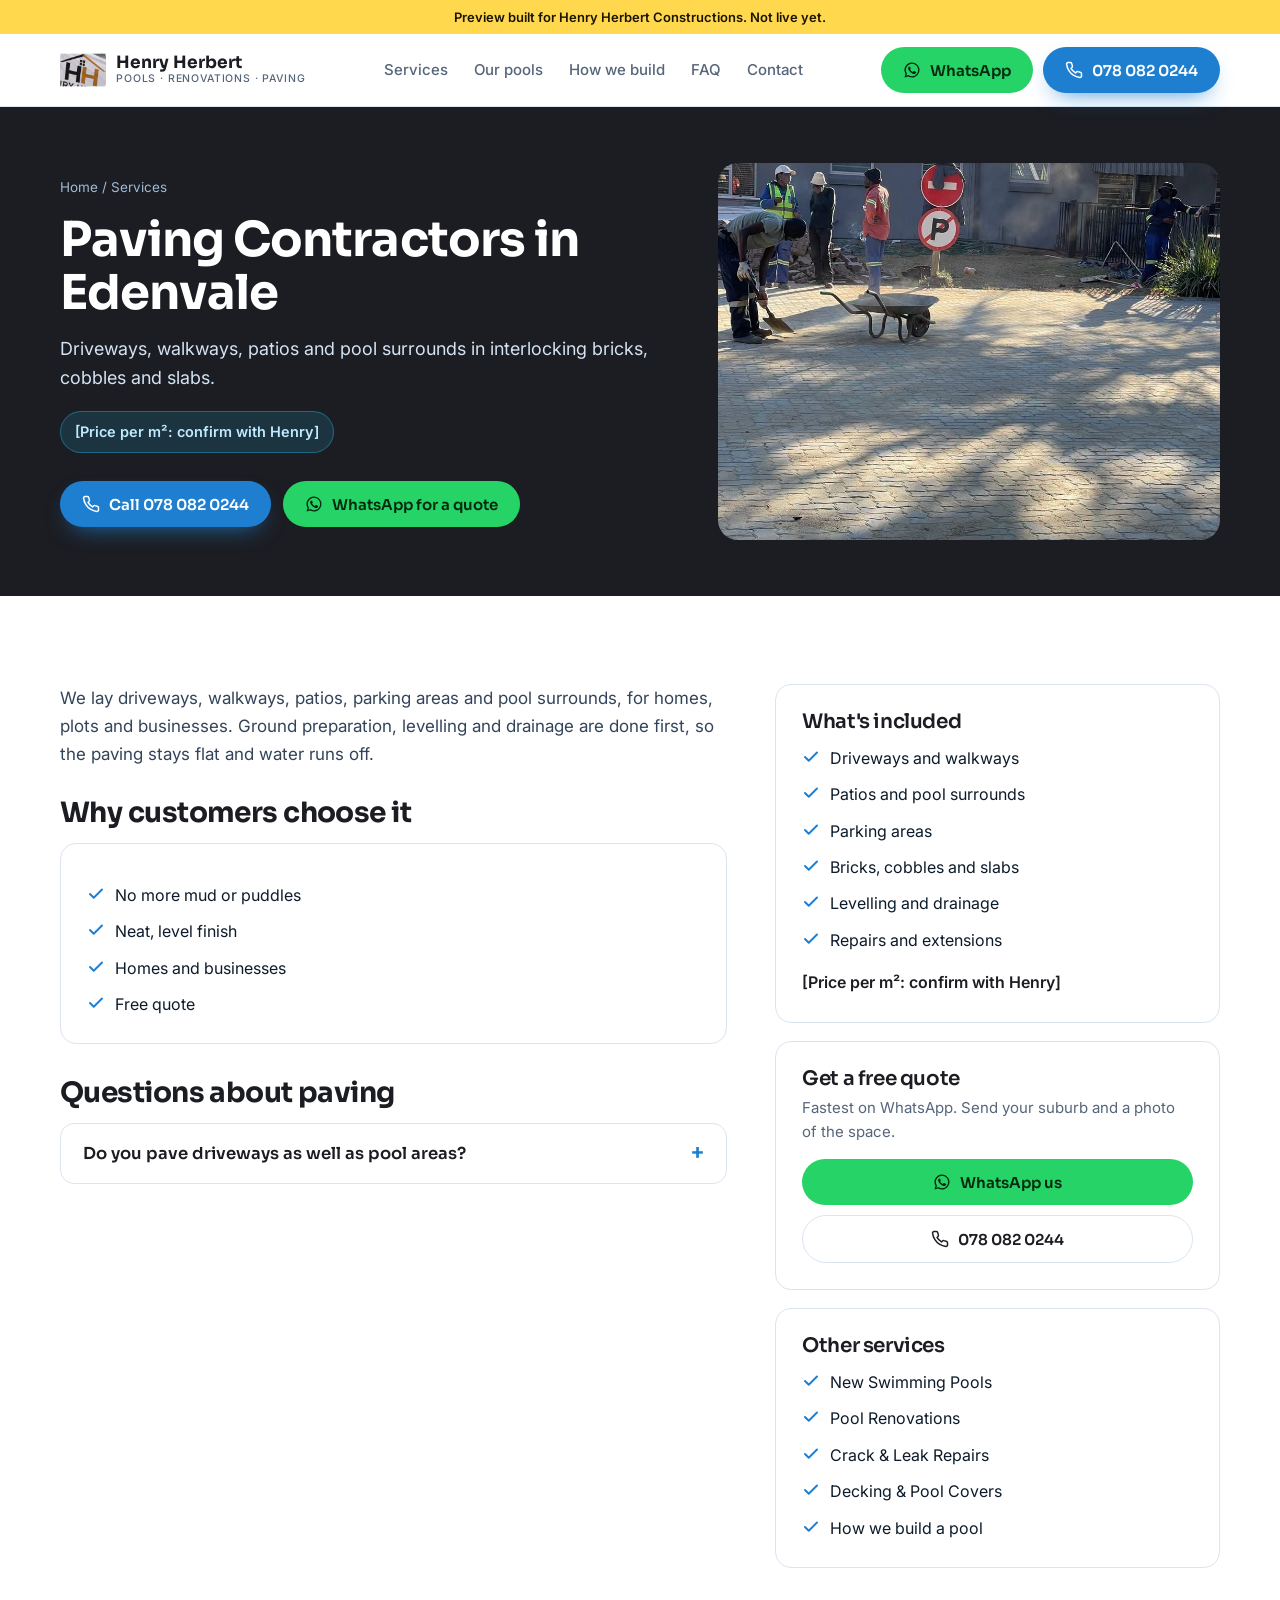
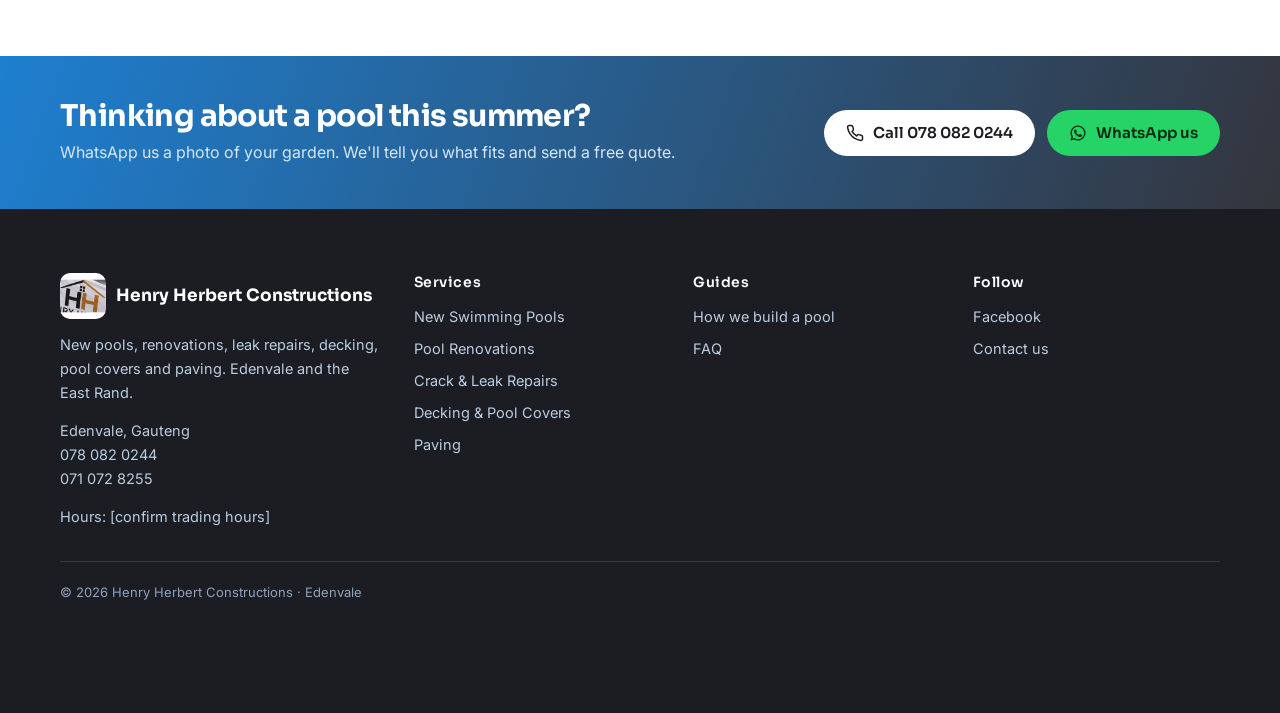
<file: services/paving/index.html>
<!doctype html>
<html lang="en-ZA">
<head>
<meta charset="utf-8">
<meta name="viewport" content="width=device-width, initial-scale=1">
<!-- PREVIEW: remove noindex + the preview bar when Henry approves and the real domain is live -->
<meta name="robots" content="noindex, nofollow">
<title>Paving Contractors in Edenvale | Henry Herbert Constructions</title>
<meta name="description" content="Driveways, walkways, patios and pool surrounds in interlocking bricks, cobbles and slabs. Free quotes. Call or WhatsApp Henry Herbert Constructions on 078 082 0244.">
<link rel="canonical" href="https://dannyschaffer.github.io/henry-herbert-pools-preview/services/paving/">
<meta property="og:type" content="website"><meta property="og:title" content="Paving Contractors in Edenvale | Henry Herbert Constructions"><meta property="og:description" content="Driveways, walkways, patios and pool surrounds in interlocking bricks, cobbles and slabs. Free quotes. Call or WhatsApp Henry Herbert Constructions on 078 082 0244.">
<meta property="og:image" content="https://dannyschaffer.github.io/henry-herbert-pools-preview/img/hero-pool-edenvale.jpg"><meta property="og:url" content="https://dannyschaffer.github.io/henry-herbert-pools-preview/services/paving/">
<link rel="preconnect" href="https://fonts.googleapis.com"><link rel="preconnect" href="https://fonts.gstatic.com" crossorigin><link href="https://fonts.googleapis.com/css2?family=Sora:wght@500;600;700&family=Inter:wght@400;500;600&display=swap" rel="stylesheet">
<link rel="stylesheet" href="../../styles.css?v=1795185030">
<script type="application/ld+json">{"@context": "https://schema.org", "@type": "HomeAndConstructionBusiness", "@id": "https://dannyschaffer.github.io/henry-herbert-pools-preview/#business", "name": "Henry Herbert Constructions", "description": "New fibreglass and marbelite swimming pools, pool renovations, crack and leak repairs, pool decking and covers, and paving in Edenvale and the East Rand.", "telephone": "+27780820244", "url": "https://dannyschaffer.github.io/henry-herbert-pools-preview/", "image": "https://dannyschaffer.github.io/henry-herbert-pools-preview/img/hero-pool-edenvale.jpg", "logo": "https://dannyschaffer.github.io/henry-herbert-pools-preview/img/logo.jpg", "address": {"@type": "PostalAddress", "addressLocality": "Edenvale", "addressRegion": "Gauteng", "addressCountry": "ZA"}, "areaServed": ["Edenvale", "East Rand"], "sameAs": ["https://www.facebook.com/profile.php?id=100077798971251"]}</script><script type="application/ld+json">{"@context": "https://schema.org", "@type": "Service", "name": "Paving", "serviceType": "Paving", "description": "Driveways, walkways, patios and pool surrounds in interlocking bricks, cobbles and slabs.", "provider": {"@id": "https://dannyschaffer.github.io/henry-herbert-pools-preview/#business"}, "areaServed": ["Edenvale", "East Rand"]}</script><script type="application/ld+json">{"@context": "https://schema.org", "@type": "FAQPage", "mainEntity": [{"@type": "Question", "name": "Do you pave driveways as well as pool areas?", "acceptedAnswer": {"@type": "Answer", "text": "Yes. Driveways, walkways, patios and parking areas, for homes, plots and businesses."}}]}</script>
</head>
<body>
<div class="preview">Preview built for Henry Herbert Constructions. Not live yet.</div>
<header><div class="wrap nav">
<a class="brand" href="../../"><img class="logo" src="../../img/logo.jpg" alt="Henry Herbert Constructions logo"><span>Henry Herbert<small>Pools · Renovations · Paving</small></span></a>
<nav class="nav-links"><a href="../../#services">Services</a><a href="../../#work">Our pools</a><a href="../../how-we-build-a-pool/">How we build</a><a href="../../#faq">FAQ</a><a href="../../contact/">Contact</a></nav>
<div class="nav-cta"><a class="btn btn-wa" href="https://wa.me/27780820244?text=Hi%20Henry%2C%20I%20would%20like%20a%20quote%20for%20a%20pool."><svg viewBox="0 0 24 24" fill="currentColor" aria-hidden="true"><path d="M12 2a10 10 0 0 0-8.6 15.1L2 22l5-1.3A10 10 0 1 0 12 2Zm0 18.2a8.2 8.2 0 0 1-4.2-1.2l-.3-.2-3 .8.8-2.9-.2-.3A8.2 8.2 0 1 1 12 20.2Zm4.5-6.1c-.2-.1-1.5-.7-1.7-.8s-.4-.1-.6.1-.7.8-.8 1-.3.2-.5.1a6.7 6.7 0 0 1-3.3-2.9c-.3-.4.3-.4.7-1.4a.5.5 0 0 0 0-.4l-.8-1.9c-.2-.5-.4-.4-.6-.4h-.5a1 1 0 0 0-.7.3 3 3 0 0 0-.9 2.2 5.2 5.2 0 0 0 1.1 2.7 11.8 11.8 0 0 0 4.5 4c1.7.7 2.3.8 3.2.6a2.7 2.7 0 0 0 1.8-1.2 2.2 2.2 0 0 0 .1-1.2c0-.1-.2-.2-.4-.3Z"/></svg><span>WhatsApp</span></a><a class="btn btn-blue" href="tel:+27780820244"><svg viewBox="0 0 24 24" fill="none" stroke="currentColor" stroke-width="2" stroke-linecap="round" stroke-linejoin="round" aria-hidden="true"><path d="M22 16.9v3a2 2 0 0 1-2.2 2 19.8 19.8 0 0 1-8.6-3.1 19.5 19.5 0 0 1-6-6A19.8 19.8 0 0 1 2.1 4.2 2 2 0 0 1 4.1 2h3a2 2 0 0 1 2 1.7c.1 1 .4 1.9.7 2.8a2 2 0 0 1-.5 2.1L8 9.9a16 16 0 0 0 6 6l1.3-1.3a2 2 0 0 1 2.1-.4c.9.3 1.8.6 2.8.7a2 2 0 0 1 1.8 2Z"/></svg><span>078 082 0244</span></a></div>
</div></header>

<section class="page-hero"><div class="wrap">
<div><div class="crumbs"><a href="../../">Home</a> / <a href="../../#services">Services</a></div>
<h1>Paving Contractors in Edenvale</h1><p class="lead">Driveways, walkways, patios and pool surrounds in interlocking bricks, cobbles and slabs.</p>
<span class="tag-price">[Price per m²: confirm with Henry]</span>
<div class="hero-ctas"><a class="btn btn-blue" href="tel:+27780820244"><svg viewBox="0 0 24 24" fill="none" stroke="currentColor" stroke-width="2" stroke-linecap="round" stroke-linejoin="round" aria-hidden="true"><path d="M22 16.9v3a2 2 0 0 1-2.2 2 19.8 19.8 0 0 1-8.6-3.1 19.5 19.5 0 0 1-6-6A19.8 19.8 0 0 1 2.1 4.2 2 2 0 0 1 4.1 2h3a2 2 0 0 1 2 1.7c.1 1 .4 1.9.7 2.8a2 2 0 0 1-.5 2.1L8 9.9a16 16 0 0 0 6 6l1.3-1.3a2 2 0 0 1 2.1-.4c.9.3 1.8.6 2.8.7a2 2 0 0 1 1.8 2Z"/></svg>Call 078 082 0244</a><a class="btn btn-wa" href="https://wa.me/27780820244?text=Hi%20Henry%2C%20I%20would%20like%20a%20quote%20for%20paving."><svg viewBox="0 0 24 24" fill="currentColor" aria-hidden="true"><path d="M12 2a10 10 0 0 0-8.6 15.1L2 22l5-1.3A10 10 0 1 0 12 2Zm0 18.2a8.2 8.2 0 0 1-4.2-1.2l-.3-.2-3 .8.8-2.9-.2-.3A8.2 8.2 0 1 1 12 20.2Zm4.5-6.1c-.2-.1-1.5-.7-1.7-.8s-.4-.1-.6.1-.7.8-.8 1-.3.2-.5.1a6.7 6.7 0 0 1-3.3-2.9c-.3-.4.3-.4.7-1.4a.5.5 0 0 0 0-.4l-.8-1.9c-.2-.5-.4-.4-.6-.4h-.5a1 1 0 0 0-.7.3 3 3 0 0 0-.9 2.2 5.2 5.2 0 0 0 1.1 2.7 11.8 11.8 0 0 0 4.5 4c1.7.7 2.3.8 3.2.6a2.7 2.7 0 0 0 1.8-1.2 2.2 2.2 0 0 0 .1-1.2c0-.1-.2-.2-.4-.3Z"/></svg>WhatsApp for a quote</a></div></div>
<img src="../../img/driveway-paving-crew.jpg" alt="Henry Herbert Constructions team paving a large driveway">
</div></section>
<section><div class="wrap two">
<div class="body"><p>We lay driveways, walkways, patios, parking areas and pool surrounds, for homes, plots and businesses. Ground preparation, levelling and drainage are done first, so the paving stays flat and water runs off.</p>


<h2 style="font-size:28px;margin:30px 0 14px">Why customers choose it</h2>
<div class="box"><ul><li><svg viewBox="0 0 24 24" fill="none" stroke="currentColor" stroke-width="2.6" stroke-linecap="round" stroke-linejoin="round" aria-hidden="true"><path d="M20 6 9 17l-5-5"/></svg><span>No more mud or puddles</span></li><li><svg viewBox="0 0 24 24" fill="none" stroke="currentColor" stroke-width="2.6" stroke-linecap="round" stroke-linejoin="round" aria-hidden="true"><path d="M20 6 9 17l-5-5"/></svg><span>Neat, level finish</span></li><li><svg viewBox="0 0 24 24" fill="none" stroke="currentColor" stroke-width="2.6" stroke-linecap="round" stroke-linejoin="round" aria-hidden="true"><path d="M20 6 9 17l-5-5"/></svg><span>Homes and businesses</span></li><li><svg viewBox="0 0 24 24" fill="none" stroke="currentColor" stroke-width="2.6" stroke-linecap="round" stroke-linejoin="round" aria-hidden="true"><path d="M20 6 9 17l-5-5"/></svg><span>Free quote</span></li></ul></div>
<h2 style="font-size:28px;margin:34px 0 14px">Questions about paving</h2>
<div class="faq-list"><details><summary>Do you pave driveways as well as pool areas?</summary><p>Yes. Driveways, walkways, patios and parking areas, for homes, plots and businesses.</p></details></div>
</div>
<aside><div class="box"><h3>What's included</h3><ul><li><svg viewBox="0 0 24 24" fill="none" stroke="currentColor" stroke-width="2.6" stroke-linecap="round" stroke-linejoin="round" aria-hidden="true"><path d="M20 6 9 17l-5-5"/></svg><span>Driveways and walkways</span></li><li><svg viewBox="0 0 24 24" fill="none" stroke="currentColor" stroke-width="2.6" stroke-linecap="round" stroke-linejoin="round" aria-hidden="true"><path d="M20 6 9 17l-5-5"/></svg><span>Patios and pool surrounds</span></li><li><svg viewBox="0 0 24 24" fill="none" stroke="currentColor" stroke-width="2.6" stroke-linecap="round" stroke-linejoin="round" aria-hidden="true"><path d="M20 6 9 17l-5-5"/></svg><span>Parking areas</span></li><li><svg viewBox="0 0 24 24" fill="none" stroke="currentColor" stroke-width="2.6" stroke-linecap="round" stroke-linejoin="round" aria-hidden="true"><path d="M20 6 9 17l-5-5"/></svg><span>Bricks, cobbles and slabs</span></li><li><svg viewBox="0 0 24 24" fill="none" stroke="currentColor" stroke-width="2.6" stroke-linecap="round" stroke-linejoin="round" aria-hidden="true"><path d="M20 6 9 17l-5-5"/></svg><span>Levelling and drainage</span></li><li><svg viewBox="0 0 24 24" fill="none" stroke="currentColor" stroke-width="2.6" stroke-linecap="round" stroke-linejoin="round" aria-hidden="true"><path d="M20 6 9 17l-5-5"/></svg><span>Repairs and extensions</span></li></ul><p style="margin-top:16px;font-weight:600;color:var(--navy)">[Price per m²: confirm with Henry]</p></div>
<div class="box"><h3>Get a free quote</h3><p style="color:var(--muted);margin:6px 0 14px;font-size:15px">Fastest on WhatsApp. Send your suburb and a photo of the space.</p><a class="btn btn-wa" style="width:100%" href="https://wa.me/27780820244?text=Hi%20Henry%2C%20I%20would%20like%20a%20quote%20for%20paving."><svg viewBox="0 0 24 24" fill="currentColor" aria-hidden="true"><path d="M12 2a10 10 0 0 0-8.6 15.1L2 22l5-1.3A10 10 0 1 0 12 2Zm0 18.2a8.2 8.2 0 0 1-4.2-1.2l-.3-.2-3 .8.8-2.9-.2-.3A8.2 8.2 0 1 1 12 20.2Zm4.5-6.1c-.2-.1-1.5-.7-1.7-.8s-.4-.1-.6.1-.7.8-.8 1-.3.2-.5.1a6.7 6.7 0 0 1-3.3-2.9c-.3-.4.3-.4.7-1.4a.5.5 0 0 0 0-.4l-.8-1.9c-.2-.5-.4-.4-.6-.4h-.5a1 1 0 0 0-.7.3 3 3 0 0 0-.9 2.2 5.2 5.2 0 0 0 1.1 2.7 11.8 11.8 0 0 0 4.5 4c1.7.7 2.3.8 3.2.6a2.7 2.7 0 0 0 1.8-1.2 2.2 2.2 0 0 0 .1-1.2c0-.1-.2-.2-.4-.3Z"/></svg>WhatsApp us</a><a class="btn btn-outline" style="width:100%;margin-top:10px" href="tel:+27780820244"><svg viewBox="0 0 24 24" fill="none" stroke="currentColor" stroke-width="2" stroke-linecap="round" stroke-linejoin="round" aria-hidden="true"><path d="M22 16.9v3a2 2 0 0 1-2.2 2 19.8 19.8 0 0 1-8.6-3.1 19.5 19.5 0 0 1-6-6A19.8 19.8 0 0 1 2.1 4.2 2 2 0 0 1 4.1 2h3a2 2 0 0 1 2 1.7c.1 1 .4 1.9.7 2.8a2 2 0 0 1-.5 2.1L8 9.9a16 16 0 0 0 6 6l1.3-1.3a2 2 0 0 1 2.1-.4c.9.3 1.8.6 2.8.7a2 2 0 0 1 1.8 2Z"/></svg>078 082 0244</a></div>
<div class="box"><h3>Other services</h3><ul><li><svg viewBox="0 0 24 24" fill="none" stroke="currentColor" stroke-width="2.6" stroke-linecap="round" stroke-linejoin="round" aria-hidden="true"><path d="M20 6 9 17l-5-5"/></svg><a href="../new-swimming-pools/">New Swimming Pools</a></li><li><svg viewBox="0 0 24 24" fill="none" stroke="currentColor" stroke-width="2.6" stroke-linecap="round" stroke-linejoin="round" aria-hidden="true"><path d="M20 6 9 17l-5-5"/></svg><a href="../pool-renovations/">Pool Renovations</a></li><li><svg viewBox="0 0 24 24" fill="none" stroke="currentColor" stroke-width="2.6" stroke-linecap="round" stroke-linejoin="round" aria-hidden="true"><path d="M20 6 9 17l-5-5"/></svg><a href="../pool-crack-and-leak-repairs/">Crack &amp; Leak Repairs</a></li><li><svg viewBox="0 0 24 24" fill="none" stroke="currentColor" stroke-width="2.6" stroke-linecap="round" stroke-linejoin="round" aria-hidden="true"><path d="M20 6 9 17l-5-5"/></svg><a href="../pool-decking-and-covers/">Decking &amp; Pool Covers</a></li><li><svg viewBox="0 0 24 24" fill="none" stroke="currentColor" stroke-width="2.6" stroke-linecap="round" stroke-linejoin="round" aria-hidden="true"><path d="M20 6 9 17l-5-5"/></svg><a href="../../how-we-build-a-pool/">How we build a pool</a></li></ul></div></aside>
</div></section>
<div class="band"><div class="wrap"><div><h2>Thinking about a pool this summer?</h2><p>WhatsApp us a photo of your garden. We&#x27;ll tell you what fits and send a free quote.</p></div>
<div class="ctas"><a class="btn btn-white" href="tel:+27780820244"><svg viewBox="0 0 24 24" fill="none" stroke="currentColor" stroke-width="2" stroke-linecap="round" stroke-linejoin="round" aria-hidden="true"><path d="M22 16.9v3a2 2 0 0 1-2.2 2 19.8 19.8 0 0 1-8.6-3.1 19.5 19.5 0 0 1-6-6A19.8 19.8 0 0 1 2.1 4.2 2 2 0 0 1 4.1 2h3a2 2 0 0 1 2 1.7c.1 1 .4 1.9.7 2.8a2 2 0 0 1-.5 2.1L8 9.9a16 16 0 0 0 6 6l1.3-1.3a2 2 0 0 1 2.1-.4c.9.3 1.8.6 2.8.7a2 2 0 0 1 1.8 2Z"/></svg>Call 078 082 0244</a><a class="btn btn-wa" href="https://wa.me/27780820244?text=Hi%20Henry%2C%20I%20would%20like%20a%20quote%20for%20a%20pool."><svg viewBox="0 0 24 24" fill="currentColor" aria-hidden="true"><path d="M12 2a10 10 0 0 0-8.6 15.1L2 22l5-1.3A10 10 0 1 0 12 2Zm0 18.2a8.2 8.2 0 0 1-4.2-1.2l-.3-.2-3 .8.8-2.9-.2-.3A8.2 8.2 0 1 1 12 20.2Zm4.5-6.1c-.2-.1-1.5-.7-1.7-.8s-.4-.1-.6.1-.7.8-.8 1-.3.2-.5.1a6.7 6.7 0 0 1-3.3-2.9c-.3-.4.3-.4.7-1.4a.5.5 0 0 0 0-.4l-.8-1.9c-.2-.5-.4-.4-.6-.4h-.5a1 1 0 0 0-.7.3 3 3 0 0 0-.9 2.2 5.2 5.2 0 0 0 1.1 2.7 11.8 11.8 0 0 0 4.5 4c1.7.7 2.3.8 3.2.6a2.7 2.7 0 0 0 1.8-1.2 2.2 2.2 0 0 0 .1-1.2c0-.1-.2-.2-.4-.3Z"/></svg>WhatsApp us</a></div></div></div>
<footer><div class="wrap">
<div><a class="brand" href="../../"><img class="logo" src="../../img/logo.jpg" alt="Henry Herbert Constructions logo"><span>Henry Herbert Constructions</span></a>
<p style="margin-top:12px">New pools, renovations, leak repairs, decking, pool covers and paving. Edenvale and the East Rand.</p>
<p style="margin-top:14px">Edenvale, Gauteng<br><a href="tel:+27780820244">078 082 0244</a><br><a href="tel:+27710728255">071 072 8255</a></p>
<p style="margin-top:14px">Hours: [confirm trading hours]</p></div>
<div><h4>Services</h4><ul><li><a href="../../services/new-swimming-pools/">New Swimming Pools</a></li><li><a href="../../services/pool-renovations/">Pool Renovations</a></li><li><a href="../../services/pool-crack-and-leak-repairs/">Crack &amp; Leak Repairs</a></li><li><a href="../../services/pool-decking-and-covers/">Decking &amp; Pool Covers</a></li><li><a href="../../services/paving/">Paving</a></li></ul></div>
<div><h4>Guides</h4><ul><li><a href="../../how-we-build-a-pool/">How we build a pool</a></li><li><a href="../../#faq">FAQ</a></li></ul></div>
<div><h4>Follow</h4><ul><li><a href="https://www.facebook.com/profile.php?id=100077798971251">Facebook</a></li><li><a href="../../contact/">Contact us</a></li></ul></div>
<div class="legal">© 2026 Henry Herbert Constructions · Edenvale</div>
</div></footer>
<div class="mbar"><a class="btn btn-blue" href="tel:+27780820244"><svg viewBox="0 0 24 24" fill="none" stroke="currentColor" stroke-width="2" stroke-linecap="round" stroke-linejoin="round" aria-hidden="true"><path d="M22 16.9v3a2 2 0 0 1-2.2 2 19.8 19.8 0 0 1-8.6-3.1 19.5 19.5 0 0 1-6-6A19.8 19.8 0 0 1 2.1 4.2 2 2 0 0 1 4.1 2h3a2 2 0 0 1 2 1.7c.1 1 .4 1.9.7 2.8a2 2 0 0 1-.5 2.1L8 9.9a16 16 0 0 0 6 6l1.3-1.3a2 2 0 0 1 2.1-.4c.9.3 1.8.6 2.8.7a2 2 0 0 1 1.8 2Z"/></svg>Call now</a><a class="btn btn-wa" href="https://wa.me/27780820244?text=Hi%20Henry%2C%20I%20would%20like%20a%20quote%20for%20a%20pool."><svg viewBox="0 0 24 24" fill="currentColor" aria-hidden="true"><path d="M12 2a10 10 0 0 0-8.6 15.1L2 22l5-1.3A10 10 0 1 0 12 2Zm0 18.2a8.2 8.2 0 0 1-4.2-1.2l-.3-.2-3 .8.8-2.9-.2-.3A8.2 8.2 0 1 1 12 20.2Zm4.5-6.1c-.2-.1-1.5-.7-1.7-.8s-.4-.1-.6.1-.7.8-.8 1-.3.2-.5.1a6.7 6.7 0 0 1-3.3-2.9c-.3-.4.3-.4.7-1.4a.5.5 0 0 0 0-.4l-.8-1.9c-.2-.5-.4-.4-.6-.4h-.5a1 1 0 0 0-.7.3 3 3 0 0 0-.9 2.2 5.2 5.2 0 0 0 1.1 2.7 11.8 11.8 0 0 0 4.5 4c1.7.7 2.3.8 3.2.6a2.7 2.7 0 0 0 1.8-1.2 2.2 2.2 0 0 0 .1-1.2c0-.1-.2-.2-.4-.3Z"/></svg>WhatsApp</a></div>
<script>
document.querySelectorAll('form[data-wa]').forEach(f=>f.addEventListener('submit',ev=>{ev.preventDefault();const d=new FormData(f);
const msg=`Hi Henry, I'd like a quote.%0AName: ${d.get('name')||''}%0APhone: ${d.get('phone')||''}%0ASuburb: ${d.get('suburb')||''}%0ANeed: ${d.get('need')||''}`;
window.open('https://wa.me/27780820244?text='+msg.replace(/ /g,'%20'),'_blank');}));
</script>
</body></html>
</file>
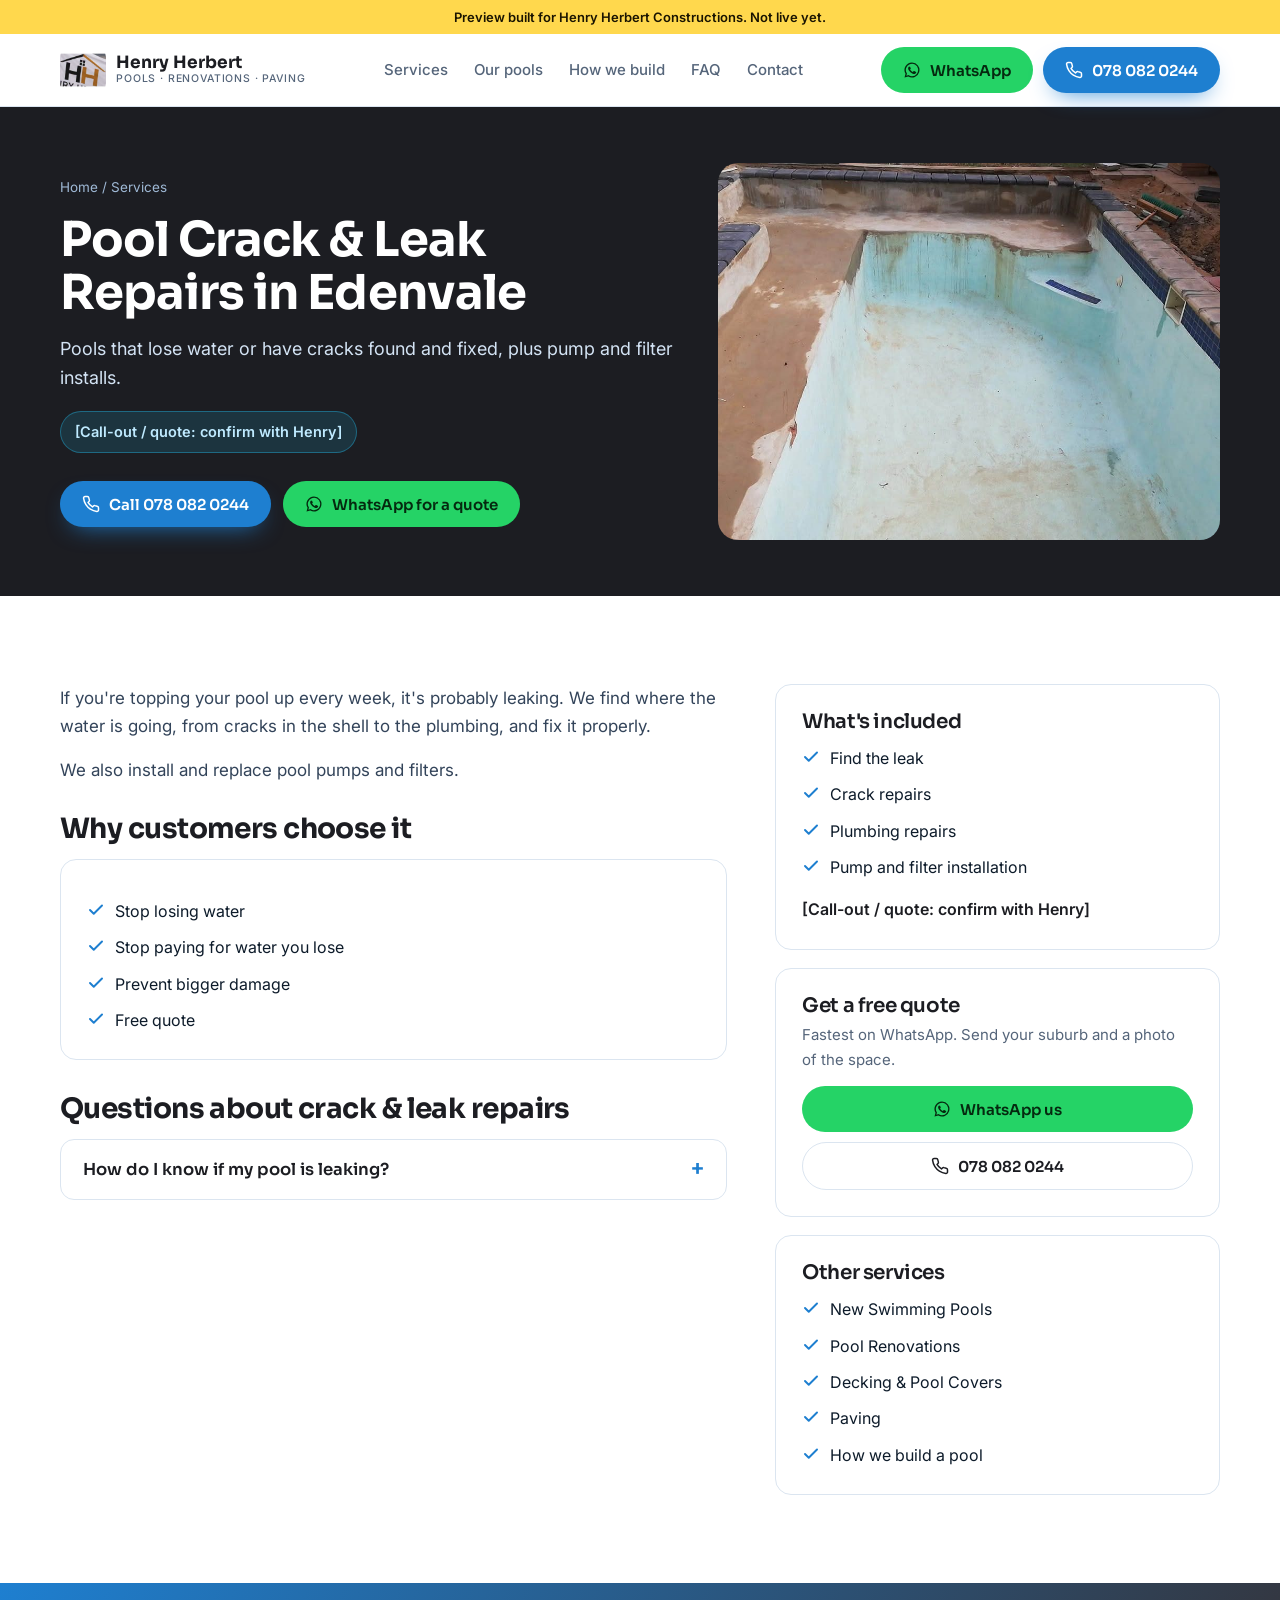
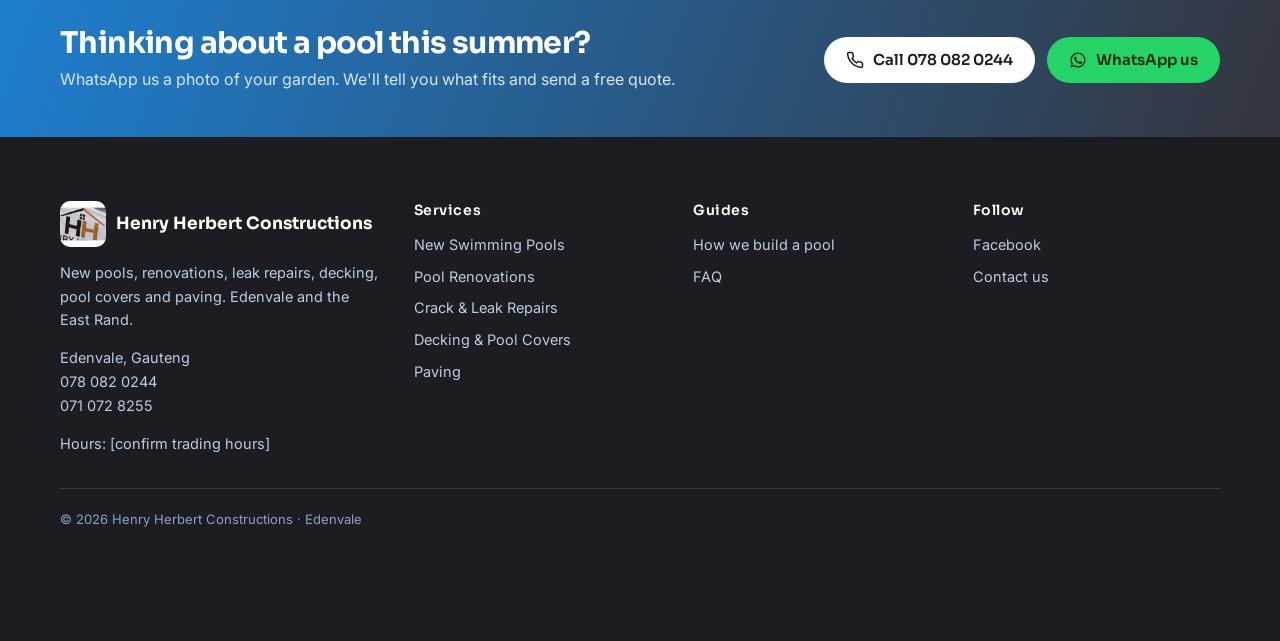
<file: services/pool-crack-and-leak-repairs/index.html>
<!doctype html>
<html lang="en-ZA">
<head>
<meta charset="utf-8">
<meta name="viewport" content="width=device-width, initial-scale=1">
<!-- PREVIEW: remove noindex + the preview bar when Henry approves and the real domain is live -->
<meta name="robots" content="noindex, nofollow">
<title>Pool Crack &amp; Leak Repairs in Edenvale | Henry Herbert Constructions</title>
<meta name="description" content="Pools that lose water or have cracks found and fixed, plus pump and filter installs. Free quotes. Call or WhatsApp Henry Herbert Constructions on 078 082 0244.">
<link rel="canonical" href="https://dannyschaffer.github.io/henry-herbert-pools-preview/services/pool-crack-and-leak-repairs/">
<meta property="og:type" content="website"><meta property="og:title" content="Pool Crack &amp; Leak Repairs in Edenvale | Henry Herbert Constructions"><meta property="og:description" content="Pools that lose water or have cracks found and fixed, plus pump and filter installs. Free quotes. Call or WhatsApp Henry Herbert Constructions on 078 082 0244.">
<meta property="og:image" content="https://dannyschaffer.github.io/henry-herbert-pools-preview/img/hero-pool-edenvale.jpg"><meta property="og:url" content="https://dannyschaffer.github.io/henry-herbert-pools-preview/services/pool-crack-and-leak-repairs/">
<link rel="preconnect" href="https://fonts.googleapis.com"><link rel="preconnect" href="https://fonts.gstatic.com" crossorigin><link href="https://fonts.googleapis.com/css2?family=Sora:wght@500;600;700&family=Inter:wght@400;500;600&display=swap" rel="stylesheet">
<link rel="stylesheet" href="../../styles.css?v=1795185030">
<script type="application/ld+json">{"@context": "https://schema.org", "@type": "HomeAndConstructionBusiness", "@id": "https://dannyschaffer.github.io/henry-herbert-pools-preview/#business", "name": "Henry Herbert Constructions", "description": "New fibreglass and marbelite swimming pools, pool renovations, crack and leak repairs, pool decking and covers, and paving in Edenvale and the East Rand.", "telephone": "+27780820244", "url": "https://dannyschaffer.github.io/henry-herbert-pools-preview/", "image": "https://dannyschaffer.github.io/henry-herbert-pools-preview/img/hero-pool-edenvale.jpg", "logo": "https://dannyschaffer.github.io/henry-herbert-pools-preview/img/logo.jpg", "address": {"@type": "PostalAddress", "addressLocality": "Edenvale", "addressRegion": "Gauteng", "addressCountry": "ZA"}, "areaServed": ["Edenvale", "East Rand"], "sameAs": ["https://www.facebook.com/profile.php?id=100077798971251"]}</script><script type="application/ld+json">{"@context": "https://schema.org", "@type": "Service", "name": "Crack & Leak Repairs", "serviceType": "Crack & Leak Repairs", "description": "Pools that lose water or have cracks found and fixed, plus pump and filter installs.", "provider": {"@id": "https://dannyschaffer.github.io/henry-herbert-pools-preview/#business"}, "areaServed": ["Edenvale", "East Rand"]}</script><script type="application/ld+json">{"@context": "https://schema.org", "@type": "FAQPage", "mainEntity": [{"@type": "Question", "name": "How do I know if my pool is leaking?", "acceptedAnswer": {"@type": "Answer", "text": "Put a bucket of water on the pool step and mark both water levels. If the pool drops faster than the bucket over a day or two, it's leaking, not evaporating."}}]}</script>
</head>
<body>
<div class="preview">Preview built for Henry Herbert Constructions. Not live yet.</div>
<header><div class="wrap nav">
<a class="brand" href="../../"><img class="logo" src="../../img/logo.jpg" alt="Henry Herbert Constructions logo"><span>Henry Herbert<small>Pools · Renovations · Paving</small></span></a>
<nav class="nav-links"><a href="../../#services">Services</a><a href="../../#work">Our pools</a><a href="../../how-we-build-a-pool/">How we build</a><a href="../../#faq">FAQ</a><a href="../../contact/">Contact</a></nav>
<div class="nav-cta"><a class="btn btn-wa" href="https://wa.me/27780820244?text=Hi%20Henry%2C%20I%20would%20like%20a%20quote%20for%20a%20pool."><svg viewBox="0 0 24 24" fill="currentColor" aria-hidden="true"><path d="M12 2a10 10 0 0 0-8.6 15.1L2 22l5-1.3A10 10 0 1 0 12 2Zm0 18.2a8.2 8.2 0 0 1-4.2-1.2l-.3-.2-3 .8.8-2.9-.2-.3A8.2 8.2 0 1 1 12 20.2Zm4.5-6.1c-.2-.1-1.5-.7-1.7-.8s-.4-.1-.6.1-.7.8-.8 1-.3.2-.5.1a6.7 6.7 0 0 1-3.3-2.9c-.3-.4.3-.4.7-1.4a.5.5 0 0 0 0-.4l-.8-1.9c-.2-.5-.4-.4-.6-.4h-.5a1 1 0 0 0-.7.3 3 3 0 0 0-.9 2.2 5.2 5.2 0 0 0 1.1 2.7 11.8 11.8 0 0 0 4.5 4c1.7.7 2.3.8 3.2.6a2.7 2.7 0 0 0 1.8-1.2 2.2 2.2 0 0 0 .1-1.2c0-.1-.2-.2-.4-.3Z"/></svg><span>WhatsApp</span></a><a class="btn btn-blue" href="tel:+27780820244"><svg viewBox="0 0 24 24" fill="none" stroke="currentColor" stroke-width="2" stroke-linecap="round" stroke-linejoin="round" aria-hidden="true"><path d="M22 16.9v3a2 2 0 0 1-2.2 2 19.8 19.8 0 0 1-8.6-3.1 19.5 19.5 0 0 1-6-6A19.8 19.8 0 0 1 2.1 4.2 2 2 0 0 1 4.1 2h3a2 2 0 0 1 2 1.7c.1 1 .4 1.9.7 2.8a2 2 0 0 1-.5 2.1L8 9.9a16 16 0 0 0 6 6l1.3-1.3a2 2 0 0 1 2.1-.4c.9.3 1.8.6 2.8.7a2 2 0 0 1 1.8 2Z"/></svg><span>078 082 0244</span></a></div>
</div></header>

<section class="page-hero"><div class="wrap">
<div><div class="crumbs"><a href="../../">Home</a> / <a href="../../#services">Services</a></div>
<h1>Pool Crack &amp; Leak Repairs in Edenvale</h1><p class="lead">Pools that lose water or have cracks found and fixed, plus pump and filter installs.</p>
<span class="tag-price">[Call-out / quote: confirm with Henry]</span>
<div class="hero-ctas"><a class="btn btn-blue" href="tel:+27780820244"><svg viewBox="0 0 24 24" fill="none" stroke="currentColor" stroke-width="2" stroke-linecap="round" stroke-linejoin="round" aria-hidden="true"><path d="M22 16.9v3a2 2 0 0 1-2.2 2 19.8 19.8 0 0 1-8.6-3.1 19.5 19.5 0 0 1-6-6A19.8 19.8 0 0 1 2.1 4.2 2 2 0 0 1 4.1 2h3a2 2 0 0 1 2 1.7c.1 1 .4 1.9.7 2.8a2 2 0 0 1-.5 2.1L8 9.9a16 16 0 0 0 6 6l1.3-1.3a2 2 0 0 1 2.1-.4c.9.3 1.8.6 2.8.7a2 2 0 0 1 1.8 2Z"/></svg>Call 078 082 0244</a><a class="btn btn-wa" href="https://wa.me/27780820244?text=Hi%20Henry%2C%20I%20would%20like%20a%20quote%20for%20crack%20%26%20leak%20repairs."><svg viewBox="0 0 24 24" fill="currentColor" aria-hidden="true"><path d="M12 2a10 10 0 0 0-8.6 15.1L2 22l5-1.3A10 10 0 1 0 12 2Zm0 18.2a8.2 8.2 0 0 1-4.2-1.2l-.3-.2-3 .8.8-2.9-.2-.3A8.2 8.2 0 1 1 12 20.2Zm4.5-6.1c-.2-.1-1.5-.7-1.7-.8s-.4-.1-.6.1-.7.8-.8 1-.3.2-.5.1a6.7 6.7 0 0 1-3.3-2.9c-.3-.4.3-.4.7-1.4a.5.5 0 0 0 0-.4l-.8-1.9c-.2-.5-.4-.4-.6-.4h-.5a1 1 0 0 0-.7.3 3 3 0 0 0-.9 2.2 5.2 5.2 0 0 0 1.1 2.7 11.8 11.8 0 0 0 4.5 4c1.7.7 2.3.8 3.2.6a2.7 2.7 0 0 0 1.8-1.2 2.2 2.2 0 0 0 .1-1.2c0-.1-.2-.2-.4-.3Z"/></svg>WhatsApp for a quote</a></div></div>
<img src="../../img/old-pool-before-renovation.jpg" alt="Drained pool with cracks and stains before repair by Henry Herbert Constructions">
</div></section>
<section><div class="wrap two">
<div class="body"><p>If you&#x27;re topping your pool up every week, it&#x27;s probably leaking. We find where the water is going, from cracks in the shell to the plumbing, and fix it properly.</p><p>We also install and replace pool pumps and filters.</p>


<h2 style="font-size:28px;margin:30px 0 14px">Why customers choose it</h2>
<div class="box"><ul><li><svg viewBox="0 0 24 24" fill="none" stroke="currentColor" stroke-width="2.6" stroke-linecap="round" stroke-linejoin="round" aria-hidden="true"><path d="M20 6 9 17l-5-5"/></svg><span>Stop losing water</span></li><li><svg viewBox="0 0 24 24" fill="none" stroke="currentColor" stroke-width="2.6" stroke-linecap="round" stroke-linejoin="round" aria-hidden="true"><path d="M20 6 9 17l-5-5"/></svg><span>Stop paying for water you lose</span></li><li><svg viewBox="0 0 24 24" fill="none" stroke="currentColor" stroke-width="2.6" stroke-linecap="round" stroke-linejoin="round" aria-hidden="true"><path d="M20 6 9 17l-5-5"/></svg><span>Prevent bigger damage</span></li><li><svg viewBox="0 0 24 24" fill="none" stroke="currentColor" stroke-width="2.6" stroke-linecap="round" stroke-linejoin="round" aria-hidden="true"><path d="M20 6 9 17l-5-5"/></svg><span>Free quote</span></li></ul></div>
<h2 style="font-size:28px;margin:34px 0 14px">Questions about crack &amp; leak repairs</h2>
<div class="faq-list"><details><summary>How do I know if my pool is leaking?</summary><p>Put a bucket of water on the pool step and mark both water levels. If the pool drops faster than the bucket over a day or two, it&#x27;s leaking, not evaporating.</p></details></div>
</div>
<aside><div class="box"><h3>What's included</h3><ul><li><svg viewBox="0 0 24 24" fill="none" stroke="currentColor" stroke-width="2.6" stroke-linecap="round" stroke-linejoin="round" aria-hidden="true"><path d="M20 6 9 17l-5-5"/></svg><span>Find the leak</span></li><li><svg viewBox="0 0 24 24" fill="none" stroke="currentColor" stroke-width="2.6" stroke-linecap="round" stroke-linejoin="round" aria-hidden="true"><path d="M20 6 9 17l-5-5"/></svg><span>Crack repairs</span></li><li><svg viewBox="0 0 24 24" fill="none" stroke="currentColor" stroke-width="2.6" stroke-linecap="round" stroke-linejoin="round" aria-hidden="true"><path d="M20 6 9 17l-5-5"/></svg><span>Plumbing repairs</span></li><li><svg viewBox="0 0 24 24" fill="none" stroke="currentColor" stroke-width="2.6" stroke-linecap="round" stroke-linejoin="round" aria-hidden="true"><path d="M20 6 9 17l-5-5"/></svg><span>Pump and filter installation</span></li></ul><p style="margin-top:16px;font-weight:600;color:var(--navy)">[Call-out / quote: confirm with Henry]</p></div>
<div class="box"><h3>Get a free quote</h3><p style="color:var(--muted);margin:6px 0 14px;font-size:15px">Fastest on WhatsApp. Send your suburb and a photo of the space.</p><a class="btn btn-wa" style="width:100%" href="https://wa.me/27780820244?text=Hi%20Henry%2C%20I%20would%20like%20a%20quote%20for%20crack%20%26%20leak%20repairs."><svg viewBox="0 0 24 24" fill="currentColor" aria-hidden="true"><path d="M12 2a10 10 0 0 0-8.6 15.1L2 22l5-1.3A10 10 0 1 0 12 2Zm0 18.2a8.2 8.2 0 0 1-4.2-1.2l-.3-.2-3 .8.8-2.9-.2-.3A8.2 8.2 0 1 1 12 20.2Zm4.5-6.1c-.2-.1-1.5-.7-1.7-.8s-.4-.1-.6.1-.7.8-.8 1-.3.2-.5.1a6.7 6.7 0 0 1-3.3-2.9c-.3-.4.3-.4.7-1.4a.5.5 0 0 0 0-.4l-.8-1.9c-.2-.5-.4-.4-.6-.4h-.5a1 1 0 0 0-.7.3 3 3 0 0 0-.9 2.2 5.2 5.2 0 0 0 1.1 2.7 11.8 11.8 0 0 0 4.5 4c1.7.7 2.3.8 3.2.6a2.7 2.7 0 0 0 1.8-1.2 2.2 2.2 0 0 0 .1-1.2c0-.1-.2-.2-.4-.3Z"/></svg>WhatsApp us</a><a class="btn btn-outline" style="width:100%;margin-top:10px" href="tel:+27780820244"><svg viewBox="0 0 24 24" fill="none" stroke="currentColor" stroke-width="2" stroke-linecap="round" stroke-linejoin="round" aria-hidden="true"><path d="M22 16.9v3a2 2 0 0 1-2.2 2 19.8 19.8 0 0 1-8.6-3.1 19.5 19.5 0 0 1-6-6A19.8 19.8 0 0 1 2.1 4.2 2 2 0 0 1 4.1 2h3a2 2 0 0 1 2 1.7c.1 1 .4 1.9.7 2.8a2 2 0 0 1-.5 2.1L8 9.9a16 16 0 0 0 6 6l1.3-1.3a2 2 0 0 1 2.1-.4c.9.3 1.8.6 2.8.7a2 2 0 0 1 1.8 2Z"/></svg>078 082 0244</a></div>
<div class="box"><h3>Other services</h3><ul><li><svg viewBox="0 0 24 24" fill="none" stroke="currentColor" stroke-width="2.6" stroke-linecap="round" stroke-linejoin="round" aria-hidden="true"><path d="M20 6 9 17l-5-5"/></svg><a href="../new-swimming-pools/">New Swimming Pools</a></li><li><svg viewBox="0 0 24 24" fill="none" stroke="currentColor" stroke-width="2.6" stroke-linecap="round" stroke-linejoin="round" aria-hidden="true"><path d="M20 6 9 17l-5-5"/></svg><a href="../pool-renovations/">Pool Renovations</a></li><li><svg viewBox="0 0 24 24" fill="none" stroke="currentColor" stroke-width="2.6" stroke-linecap="round" stroke-linejoin="round" aria-hidden="true"><path d="M20 6 9 17l-5-5"/></svg><a href="../pool-decking-and-covers/">Decking &amp; Pool Covers</a></li><li><svg viewBox="0 0 24 24" fill="none" stroke="currentColor" stroke-width="2.6" stroke-linecap="round" stroke-linejoin="round" aria-hidden="true"><path d="M20 6 9 17l-5-5"/></svg><a href="../paving/">Paving</a></li><li><svg viewBox="0 0 24 24" fill="none" stroke="currentColor" stroke-width="2.6" stroke-linecap="round" stroke-linejoin="round" aria-hidden="true"><path d="M20 6 9 17l-5-5"/></svg><a href="../../how-we-build-a-pool/">How we build a pool</a></li></ul></div></aside>
</div></section>
<div class="band"><div class="wrap"><div><h2>Thinking about a pool this summer?</h2><p>WhatsApp us a photo of your garden. We&#x27;ll tell you what fits and send a free quote.</p></div>
<div class="ctas"><a class="btn btn-white" href="tel:+27780820244"><svg viewBox="0 0 24 24" fill="none" stroke="currentColor" stroke-width="2" stroke-linecap="round" stroke-linejoin="round" aria-hidden="true"><path d="M22 16.9v3a2 2 0 0 1-2.2 2 19.8 19.8 0 0 1-8.6-3.1 19.5 19.5 0 0 1-6-6A19.8 19.8 0 0 1 2.1 4.2 2 2 0 0 1 4.1 2h3a2 2 0 0 1 2 1.7c.1 1 .4 1.9.7 2.8a2 2 0 0 1-.5 2.1L8 9.9a16 16 0 0 0 6 6l1.3-1.3a2 2 0 0 1 2.1-.4c.9.3 1.8.6 2.8.7a2 2 0 0 1 1.8 2Z"/></svg>Call 078 082 0244</a><a class="btn btn-wa" href="https://wa.me/27780820244?text=Hi%20Henry%2C%20I%20would%20like%20a%20quote%20for%20a%20pool."><svg viewBox="0 0 24 24" fill="currentColor" aria-hidden="true"><path d="M12 2a10 10 0 0 0-8.6 15.1L2 22l5-1.3A10 10 0 1 0 12 2Zm0 18.2a8.2 8.2 0 0 1-4.2-1.2l-.3-.2-3 .8.8-2.9-.2-.3A8.2 8.2 0 1 1 12 20.2Zm4.5-6.1c-.2-.1-1.5-.7-1.7-.8s-.4-.1-.6.1-.7.8-.8 1-.3.2-.5.1a6.7 6.7 0 0 1-3.3-2.9c-.3-.4.3-.4.7-1.4a.5.5 0 0 0 0-.4l-.8-1.9c-.2-.5-.4-.4-.6-.4h-.5a1 1 0 0 0-.7.3 3 3 0 0 0-.9 2.2 5.2 5.2 0 0 0 1.1 2.7 11.8 11.8 0 0 0 4.5 4c1.7.7 2.3.8 3.2.6a2.7 2.7 0 0 0 1.8-1.2 2.2 2.2 0 0 0 .1-1.2c0-.1-.2-.2-.4-.3Z"/></svg>WhatsApp us</a></div></div></div>
<footer><div class="wrap">
<div><a class="brand" href="../../"><img class="logo" src="../../img/logo.jpg" alt="Henry Herbert Constructions logo"><span>Henry Herbert Constructions</span></a>
<p style="margin-top:12px">New pools, renovations, leak repairs, decking, pool covers and paving. Edenvale and the East Rand.</p>
<p style="margin-top:14px">Edenvale, Gauteng<br><a href="tel:+27780820244">078 082 0244</a><br><a href="tel:+27710728255">071 072 8255</a></p>
<p style="margin-top:14px">Hours: [confirm trading hours]</p></div>
<div><h4>Services</h4><ul><li><a href="../../services/new-swimming-pools/">New Swimming Pools</a></li><li><a href="../../services/pool-renovations/">Pool Renovations</a></li><li><a href="../../services/pool-crack-and-leak-repairs/">Crack &amp; Leak Repairs</a></li><li><a href="../../services/pool-decking-and-covers/">Decking &amp; Pool Covers</a></li><li><a href="../../services/paving/">Paving</a></li></ul></div>
<div><h4>Guides</h4><ul><li><a href="../../how-we-build-a-pool/">How we build a pool</a></li><li><a href="../../#faq">FAQ</a></li></ul></div>
<div><h4>Follow</h4><ul><li><a href="https://www.facebook.com/profile.php?id=100077798971251">Facebook</a></li><li><a href="../../contact/">Contact us</a></li></ul></div>
<div class="legal">© 2026 Henry Herbert Constructions · Edenvale</div>
</div></footer>
<div class="mbar"><a class="btn btn-blue" href="tel:+27780820244"><svg viewBox="0 0 24 24" fill="none" stroke="currentColor" stroke-width="2" stroke-linecap="round" stroke-linejoin="round" aria-hidden="true"><path d="M22 16.9v3a2 2 0 0 1-2.2 2 19.8 19.8 0 0 1-8.6-3.1 19.5 19.5 0 0 1-6-6A19.8 19.8 0 0 1 2.1 4.2 2 2 0 0 1 4.1 2h3a2 2 0 0 1 2 1.7c.1 1 .4 1.9.7 2.8a2 2 0 0 1-.5 2.1L8 9.9a16 16 0 0 0 6 6l1.3-1.3a2 2 0 0 1 2.1-.4c.9.3 1.8.6 2.8.7a2 2 0 0 1 1.8 2Z"/></svg>Call now</a><a class="btn btn-wa" href="https://wa.me/27780820244?text=Hi%20Henry%2C%20I%20would%20like%20a%20quote%20for%20a%20pool."><svg viewBox="0 0 24 24" fill="currentColor" aria-hidden="true"><path d="M12 2a10 10 0 0 0-8.6 15.1L2 22l5-1.3A10 10 0 1 0 12 2Zm0 18.2a8.2 8.2 0 0 1-4.2-1.2l-.3-.2-3 .8.8-2.9-.2-.3A8.2 8.2 0 1 1 12 20.2Zm4.5-6.1c-.2-.1-1.5-.7-1.7-.8s-.4-.1-.6.1-.7.8-.8 1-.3.2-.5.1a6.7 6.7 0 0 1-3.3-2.9c-.3-.4.3-.4.7-1.4a.5.5 0 0 0 0-.4l-.8-1.9c-.2-.5-.4-.4-.6-.4h-.5a1 1 0 0 0-.7.3 3 3 0 0 0-.9 2.2 5.2 5.2 0 0 0 1.1 2.7 11.8 11.8 0 0 0 4.5 4c1.7.7 2.3.8 3.2.6a2.7 2.7 0 0 0 1.8-1.2 2.2 2.2 0 0 0 .1-1.2c0-.1-.2-.2-.4-.3Z"/></svg>WhatsApp</a></div>
<script>
document.querySelectorAll('form[data-wa]').forEach(f=>f.addEventListener('submit',ev=>{ev.preventDefault();const d=new FormData(f);
const msg=`Hi Henry, I'd like a quote.%0AName: ${d.get('name')||''}%0APhone: ${d.get('phone')||''}%0ASuburb: ${d.get('suburb')||''}%0ANeed: ${d.get('need')||''}`;
window.open('https://wa.me/27780820244?text='+msg.replace(/ /g,'%20'),'_blank');}));
</script>
</body></html>
</file>
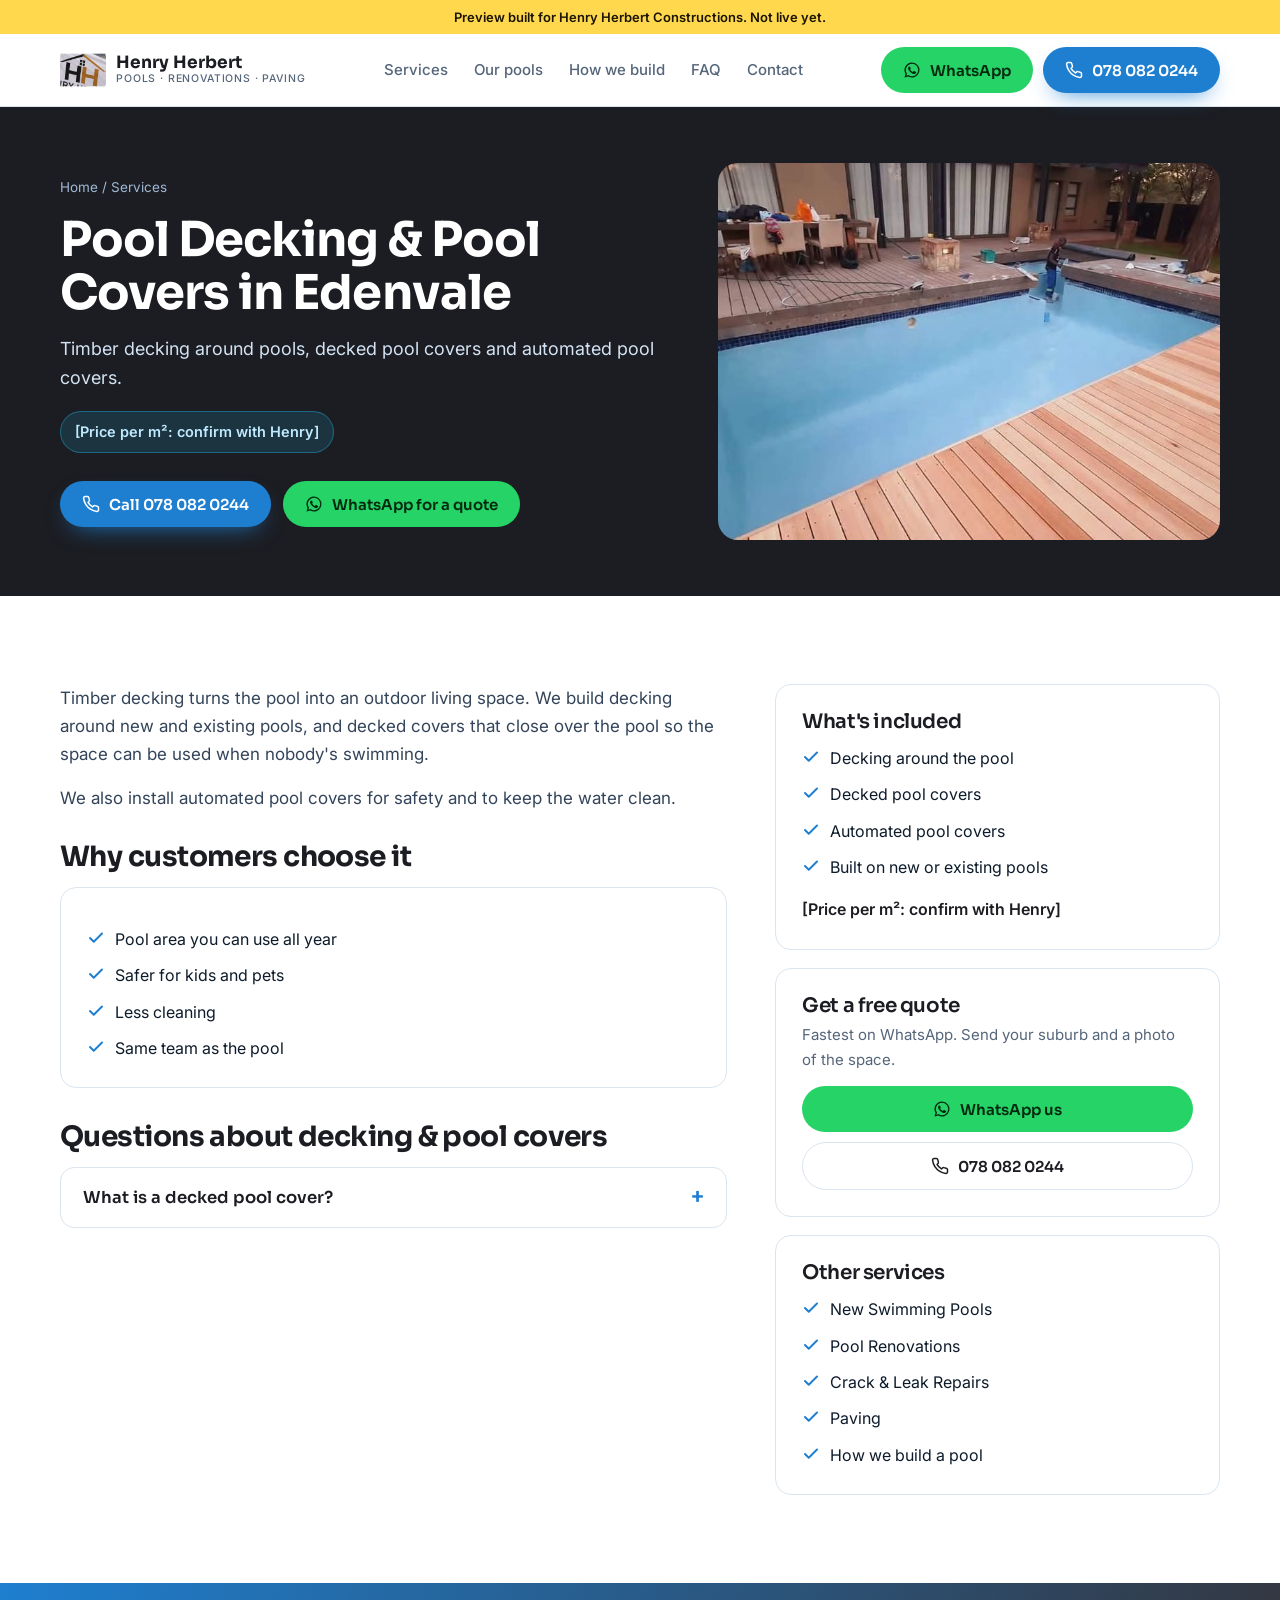
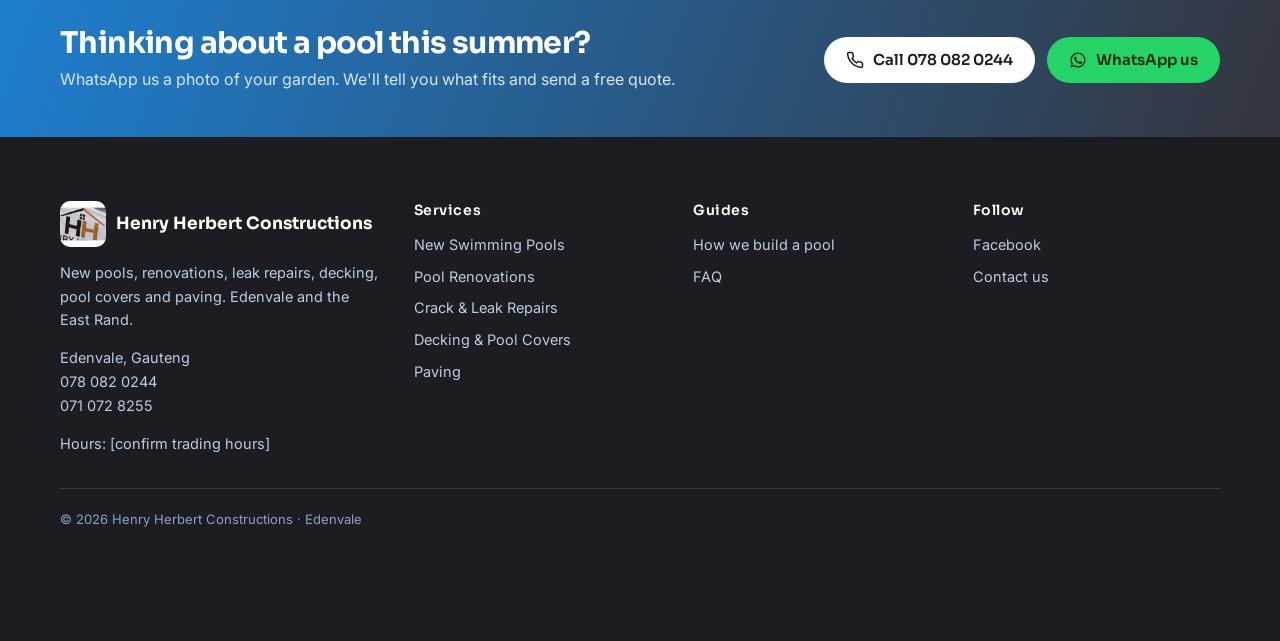
<file: services/pool-decking-and-covers/index.html>
<!doctype html>
<html lang="en-ZA">
<head>
<meta charset="utf-8">
<meta name="viewport" content="width=device-width, initial-scale=1">
<!-- PREVIEW: remove noindex + the preview bar when Henry approves and the real domain is live -->
<meta name="robots" content="noindex, nofollow">
<title>Pool Decking &amp; Pool Covers in Edenvale | Henry Herbert Constructions</title>
<meta name="description" content="Timber decking around pools, decked pool covers and automated pool covers. Free quotes. Call or WhatsApp Henry Herbert Constructions on 078 082 0244.">
<link rel="canonical" href="https://dannyschaffer.github.io/henry-herbert-pools-preview/services/pool-decking-and-covers/">
<meta property="og:type" content="website"><meta property="og:title" content="Pool Decking &amp; Pool Covers in Edenvale | Henry Herbert Constructions"><meta property="og:description" content="Timber decking around pools, decked pool covers and automated pool covers. Free quotes. Call or WhatsApp Henry Herbert Constructions on 078 082 0244.">
<meta property="og:image" content="https://dannyschaffer.github.io/henry-herbert-pools-preview/img/hero-pool-edenvale.jpg"><meta property="og:url" content="https://dannyschaffer.github.io/henry-herbert-pools-preview/services/pool-decking-and-covers/">
<link rel="preconnect" href="https://fonts.googleapis.com"><link rel="preconnect" href="https://fonts.gstatic.com" crossorigin><link href="https://fonts.googleapis.com/css2?family=Sora:wght@500;600;700&family=Inter:wght@400;500;600&display=swap" rel="stylesheet">
<link rel="stylesheet" href="../../styles.css?v=1795185030">
<script type="application/ld+json">{"@context": "https://schema.org", "@type": "HomeAndConstructionBusiness", "@id": "https://dannyschaffer.github.io/henry-herbert-pools-preview/#business", "name": "Henry Herbert Constructions", "description": "New fibreglass and marbelite swimming pools, pool renovations, crack and leak repairs, pool decking and covers, and paving in Edenvale and the East Rand.", "telephone": "+27780820244", "url": "https://dannyschaffer.github.io/henry-herbert-pools-preview/", "image": "https://dannyschaffer.github.io/henry-herbert-pools-preview/img/hero-pool-edenvale.jpg", "logo": "https://dannyschaffer.github.io/henry-herbert-pools-preview/img/logo.jpg", "address": {"@type": "PostalAddress", "addressLocality": "Edenvale", "addressRegion": "Gauteng", "addressCountry": "ZA"}, "areaServed": ["Edenvale", "East Rand"], "sameAs": ["https://www.facebook.com/profile.php?id=100077798971251"]}</script><script type="application/ld+json">{"@context": "https://schema.org", "@type": "Service", "name": "Decking & Pool Covers", "serviceType": "Decking & Pool Covers", "description": "Timber decking around pools, decked pool covers and automated pool covers.", "provider": {"@id": "https://dannyschaffer.github.io/henry-herbert-pools-preview/#business"}, "areaServed": ["Edenvale", "East Rand"]}</script><script type="application/ld+json">{"@context": "https://schema.org", "@type": "FAQPage", "mainEntity": [{"@type": "Question", "name": "What is a decked pool cover?", "acceptedAnswer": {"@type": "Answer", "text": "A timber deck that sits over the pool and opens when you want to swim. When it's closed, the pool area becomes a deck."}}]}</script>
</head>
<body>
<div class="preview">Preview built for Henry Herbert Constructions. Not live yet.</div>
<header><div class="wrap nav">
<a class="brand" href="../../"><img class="logo" src="../../img/logo.jpg" alt="Henry Herbert Constructions logo"><span>Henry Herbert<small>Pools · Renovations · Paving</small></span></a>
<nav class="nav-links"><a href="../../#services">Services</a><a href="../../#work">Our pools</a><a href="../../how-we-build-a-pool/">How we build</a><a href="../../#faq">FAQ</a><a href="../../contact/">Contact</a></nav>
<div class="nav-cta"><a class="btn btn-wa" href="https://wa.me/27780820244?text=Hi%20Henry%2C%20I%20would%20like%20a%20quote%20for%20a%20pool."><svg viewBox="0 0 24 24" fill="currentColor" aria-hidden="true"><path d="M12 2a10 10 0 0 0-8.6 15.1L2 22l5-1.3A10 10 0 1 0 12 2Zm0 18.2a8.2 8.2 0 0 1-4.2-1.2l-.3-.2-3 .8.8-2.9-.2-.3A8.2 8.2 0 1 1 12 20.2Zm4.5-6.1c-.2-.1-1.5-.7-1.7-.8s-.4-.1-.6.1-.7.8-.8 1-.3.2-.5.1a6.7 6.7 0 0 1-3.3-2.9c-.3-.4.3-.4.7-1.4a.5.5 0 0 0 0-.4l-.8-1.9c-.2-.5-.4-.4-.6-.4h-.5a1 1 0 0 0-.7.3 3 3 0 0 0-.9 2.2 5.2 5.2 0 0 0 1.1 2.7 11.8 11.8 0 0 0 4.5 4c1.7.7 2.3.8 3.2.6a2.7 2.7 0 0 0 1.8-1.2 2.2 2.2 0 0 0 .1-1.2c0-.1-.2-.2-.4-.3Z"/></svg><span>WhatsApp</span></a><a class="btn btn-blue" href="tel:+27780820244"><svg viewBox="0 0 24 24" fill="none" stroke="currentColor" stroke-width="2" stroke-linecap="round" stroke-linejoin="round" aria-hidden="true"><path d="M22 16.9v3a2 2 0 0 1-2.2 2 19.8 19.8 0 0 1-8.6-3.1 19.5 19.5 0 0 1-6-6A19.8 19.8 0 0 1 2.1 4.2 2 2 0 0 1 4.1 2h3a2 2 0 0 1 2 1.7c.1 1 .4 1.9.7 2.8a2 2 0 0 1-.5 2.1L8 9.9a16 16 0 0 0 6 6l1.3-1.3a2 2 0 0 1 2.1-.4c.9.3 1.8.6 2.8.7a2 2 0 0 1 1.8 2Z"/></svg><span>078 082 0244</span></a></div>
</div></header>

<section class="page-hero"><div class="wrap">
<div><div class="crumbs"><a href="../../">Home</a> / <a href="../../#services">Services</a></div>
<h1>Pool Decking &amp; Pool Covers in Edenvale</h1><p class="lead">Timber decking around pools, decked pool covers and automated pool covers.</p>
<span class="tag-price">[Price per m²: confirm with Henry]</span>
<div class="hero-ctas"><a class="btn btn-blue" href="tel:+27780820244"><svg viewBox="0 0 24 24" fill="none" stroke="currentColor" stroke-width="2" stroke-linecap="round" stroke-linejoin="round" aria-hidden="true"><path d="M22 16.9v3a2 2 0 0 1-2.2 2 19.8 19.8 0 0 1-8.6-3.1 19.5 19.5 0 0 1-6-6A19.8 19.8 0 0 1 2.1 4.2 2 2 0 0 1 4.1 2h3a2 2 0 0 1 2 1.7c.1 1 .4 1.9.7 2.8a2 2 0 0 1-.5 2.1L8 9.9a16 16 0 0 0 6 6l1.3-1.3a2 2 0 0 1 2.1-.4c.9.3 1.8.6 2.8.7a2 2 0 0 1 1.8 2Z"/></svg>Call 078 082 0244</a><a class="btn btn-wa" href="https://wa.me/27780820244?text=Hi%20Henry%2C%20I%20would%20like%20a%20quote%20for%20decking%20%26%20pool%20covers."><svg viewBox="0 0 24 24" fill="currentColor" aria-hidden="true"><path d="M12 2a10 10 0 0 0-8.6 15.1L2 22l5-1.3A10 10 0 1 0 12 2Zm0 18.2a8.2 8.2 0 0 1-4.2-1.2l-.3-.2-3 .8.8-2.9-.2-.3A8.2 8.2 0 1 1 12 20.2Zm4.5-6.1c-.2-.1-1.5-.7-1.7-.8s-.4-.1-.6.1-.7.8-.8 1-.3.2-.5.1a6.7 6.7 0 0 1-3.3-2.9c-.3-.4.3-.4.7-1.4a.5.5 0 0 0 0-.4l-.8-1.9c-.2-.5-.4-.4-.6-.4h-.5a1 1 0 0 0-.7.3 3 3 0 0 0-.9 2.2 5.2 5.2 0 0 0 1.1 2.7 11.8 11.8 0 0 0 4.5 4c1.7.7 2.3.8 3.2.6a2.7 2.7 0 0 0 1.8-1.2 2.2 2.2 0 0 0 .1-1.2c0-.1-.2-.2-.4-.3Z"/></svg>WhatsApp for a quote</a></div></div>
<img src="../../img/pool-decking.jpg" alt="Timber decking built around a pool by Henry Herbert Constructions">
</div></section>
<section><div class="wrap two">
<div class="body"><p>Timber decking turns the pool into an outdoor living space. We build decking around new and existing pools, and decked covers that close over the pool so the space can be used when nobody&#x27;s swimming.</p><p>We also install automated pool covers for safety and to keep the water clean.</p>


<h2 style="font-size:28px;margin:30px 0 14px">Why customers choose it</h2>
<div class="box"><ul><li><svg viewBox="0 0 24 24" fill="none" stroke="currentColor" stroke-width="2.6" stroke-linecap="round" stroke-linejoin="round" aria-hidden="true"><path d="M20 6 9 17l-5-5"/></svg><span>Pool area you can use all year</span></li><li><svg viewBox="0 0 24 24" fill="none" stroke="currentColor" stroke-width="2.6" stroke-linecap="round" stroke-linejoin="round" aria-hidden="true"><path d="M20 6 9 17l-5-5"/></svg><span>Safer for kids and pets</span></li><li><svg viewBox="0 0 24 24" fill="none" stroke="currentColor" stroke-width="2.6" stroke-linecap="round" stroke-linejoin="round" aria-hidden="true"><path d="M20 6 9 17l-5-5"/></svg><span>Less cleaning</span></li><li><svg viewBox="0 0 24 24" fill="none" stroke="currentColor" stroke-width="2.6" stroke-linecap="round" stroke-linejoin="round" aria-hidden="true"><path d="M20 6 9 17l-5-5"/></svg><span>Same team as the pool</span></li></ul></div>
<h2 style="font-size:28px;margin:34px 0 14px">Questions about decking &amp; pool covers</h2>
<div class="faq-list"><details><summary>What is a decked pool cover?</summary><p>A timber deck that sits over the pool and opens when you want to swim. When it&#x27;s closed, the pool area becomes a deck.</p></details></div>
</div>
<aside><div class="box"><h3>What's included</h3><ul><li><svg viewBox="0 0 24 24" fill="none" stroke="currentColor" stroke-width="2.6" stroke-linecap="round" stroke-linejoin="round" aria-hidden="true"><path d="M20 6 9 17l-5-5"/></svg><span>Decking around the pool</span></li><li><svg viewBox="0 0 24 24" fill="none" stroke="currentColor" stroke-width="2.6" stroke-linecap="round" stroke-linejoin="round" aria-hidden="true"><path d="M20 6 9 17l-5-5"/></svg><span>Decked pool covers</span></li><li><svg viewBox="0 0 24 24" fill="none" stroke="currentColor" stroke-width="2.6" stroke-linecap="round" stroke-linejoin="round" aria-hidden="true"><path d="M20 6 9 17l-5-5"/></svg><span>Automated pool covers</span></li><li><svg viewBox="0 0 24 24" fill="none" stroke="currentColor" stroke-width="2.6" stroke-linecap="round" stroke-linejoin="round" aria-hidden="true"><path d="M20 6 9 17l-5-5"/></svg><span>Built on new or existing pools</span></li></ul><p style="margin-top:16px;font-weight:600;color:var(--navy)">[Price per m²: confirm with Henry]</p></div>
<div class="box"><h3>Get a free quote</h3><p style="color:var(--muted);margin:6px 0 14px;font-size:15px">Fastest on WhatsApp. Send your suburb and a photo of the space.</p><a class="btn btn-wa" style="width:100%" href="https://wa.me/27780820244?text=Hi%20Henry%2C%20I%20would%20like%20a%20quote%20for%20decking%20%26%20pool%20covers."><svg viewBox="0 0 24 24" fill="currentColor" aria-hidden="true"><path d="M12 2a10 10 0 0 0-8.6 15.1L2 22l5-1.3A10 10 0 1 0 12 2Zm0 18.2a8.2 8.2 0 0 1-4.2-1.2l-.3-.2-3 .8.8-2.9-.2-.3A8.2 8.2 0 1 1 12 20.2Zm4.5-6.1c-.2-.1-1.5-.7-1.7-.8s-.4-.1-.6.1-.7.8-.8 1-.3.2-.5.1a6.7 6.7 0 0 1-3.3-2.9c-.3-.4.3-.4.7-1.4a.5.5 0 0 0 0-.4l-.8-1.9c-.2-.5-.4-.4-.6-.4h-.5a1 1 0 0 0-.7.3 3 3 0 0 0-.9 2.2 5.2 5.2 0 0 0 1.1 2.7 11.8 11.8 0 0 0 4.5 4c1.7.7 2.3.8 3.2.6a2.7 2.7 0 0 0 1.8-1.2 2.2 2.2 0 0 0 .1-1.2c0-.1-.2-.2-.4-.3Z"/></svg>WhatsApp us</a><a class="btn btn-outline" style="width:100%;margin-top:10px" href="tel:+27780820244"><svg viewBox="0 0 24 24" fill="none" stroke="currentColor" stroke-width="2" stroke-linecap="round" stroke-linejoin="round" aria-hidden="true"><path d="M22 16.9v3a2 2 0 0 1-2.2 2 19.8 19.8 0 0 1-8.6-3.1 19.5 19.5 0 0 1-6-6A19.8 19.8 0 0 1 2.1 4.2 2 2 0 0 1 4.1 2h3a2 2 0 0 1 2 1.7c.1 1 .4 1.9.7 2.8a2 2 0 0 1-.5 2.1L8 9.9a16 16 0 0 0 6 6l1.3-1.3a2 2 0 0 1 2.1-.4c.9.3 1.8.6 2.8.7a2 2 0 0 1 1.8 2Z"/></svg>078 082 0244</a></div>
<div class="box"><h3>Other services</h3><ul><li><svg viewBox="0 0 24 24" fill="none" stroke="currentColor" stroke-width="2.6" stroke-linecap="round" stroke-linejoin="round" aria-hidden="true"><path d="M20 6 9 17l-5-5"/></svg><a href="../new-swimming-pools/">New Swimming Pools</a></li><li><svg viewBox="0 0 24 24" fill="none" stroke="currentColor" stroke-width="2.6" stroke-linecap="round" stroke-linejoin="round" aria-hidden="true"><path d="M20 6 9 17l-5-5"/></svg><a href="../pool-renovations/">Pool Renovations</a></li><li><svg viewBox="0 0 24 24" fill="none" stroke="currentColor" stroke-width="2.6" stroke-linecap="round" stroke-linejoin="round" aria-hidden="true"><path d="M20 6 9 17l-5-5"/></svg><a href="../pool-crack-and-leak-repairs/">Crack &amp; Leak Repairs</a></li><li><svg viewBox="0 0 24 24" fill="none" stroke="currentColor" stroke-width="2.6" stroke-linecap="round" stroke-linejoin="round" aria-hidden="true"><path d="M20 6 9 17l-5-5"/></svg><a href="../paving/">Paving</a></li><li><svg viewBox="0 0 24 24" fill="none" stroke="currentColor" stroke-width="2.6" stroke-linecap="round" stroke-linejoin="round" aria-hidden="true"><path d="M20 6 9 17l-5-5"/></svg><a href="../../how-we-build-a-pool/">How we build a pool</a></li></ul></div></aside>
</div></section>
<div class="band"><div class="wrap"><div><h2>Thinking about a pool this summer?</h2><p>WhatsApp us a photo of your garden. We&#x27;ll tell you what fits and send a free quote.</p></div>
<div class="ctas"><a class="btn btn-white" href="tel:+27780820244"><svg viewBox="0 0 24 24" fill="none" stroke="currentColor" stroke-width="2" stroke-linecap="round" stroke-linejoin="round" aria-hidden="true"><path d="M22 16.9v3a2 2 0 0 1-2.2 2 19.8 19.8 0 0 1-8.6-3.1 19.5 19.5 0 0 1-6-6A19.8 19.8 0 0 1 2.1 4.2 2 2 0 0 1 4.1 2h3a2 2 0 0 1 2 1.7c.1 1 .4 1.9.7 2.8a2 2 0 0 1-.5 2.1L8 9.9a16 16 0 0 0 6 6l1.3-1.3a2 2 0 0 1 2.1-.4c.9.3 1.8.6 2.8.7a2 2 0 0 1 1.8 2Z"/></svg>Call 078 082 0244</a><a class="btn btn-wa" href="https://wa.me/27780820244?text=Hi%20Henry%2C%20I%20would%20like%20a%20quote%20for%20a%20pool."><svg viewBox="0 0 24 24" fill="currentColor" aria-hidden="true"><path d="M12 2a10 10 0 0 0-8.6 15.1L2 22l5-1.3A10 10 0 1 0 12 2Zm0 18.2a8.2 8.2 0 0 1-4.2-1.2l-.3-.2-3 .8.8-2.9-.2-.3A8.2 8.2 0 1 1 12 20.2Zm4.5-6.1c-.2-.1-1.5-.7-1.7-.8s-.4-.1-.6.1-.7.8-.8 1-.3.2-.5.1a6.7 6.7 0 0 1-3.3-2.9c-.3-.4.3-.4.7-1.4a.5.5 0 0 0 0-.4l-.8-1.9c-.2-.5-.4-.4-.6-.4h-.5a1 1 0 0 0-.7.3 3 3 0 0 0-.9 2.2 5.2 5.2 0 0 0 1.1 2.7 11.8 11.8 0 0 0 4.5 4c1.7.7 2.3.8 3.2.6a2.7 2.7 0 0 0 1.8-1.2 2.2 2.2 0 0 0 .1-1.2c0-.1-.2-.2-.4-.3Z"/></svg>WhatsApp us</a></div></div></div>
<footer><div class="wrap">
<div><a class="brand" href="../../"><img class="logo" src="../../img/logo.jpg" alt="Henry Herbert Constructions logo"><span>Henry Herbert Constructions</span></a>
<p style="margin-top:12px">New pools, renovations, leak repairs, decking, pool covers and paving. Edenvale and the East Rand.</p>
<p style="margin-top:14px">Edenvale, Gauteng<br><a href="tel:+27780820244">078 082 0244</a><br><a href="tel:+27710728255">071 072 8255</a></p>
<p style="margin-top:14px">Hours: [confirm trading hours]</p></div>
<div><h4>Services</h4><ul><li><a href="../../services/new-swimming-pools/">New Swimming Pools</a></li><li><a href="../../services/pool-renovations/">Pool Renovations</a></li><li><a href="../../services/pool-crack-and-leak-repairs/">Crack &amp; Leak Repairs</a></li><li><a href="../../services/pool-decking-and-covers/">Decking &amp; Pool Covers</a></li><li><a href="../../services/paving/">Paving</a></li></ul></div>
<div><h4>Guides</h4><ul><li><a href="../../how-we-build-a-pool/">How we build a pool</a></li><li><a href="../../#faq">FAQ</a></li></ul></div>
<div><h4>Follow</h4><ul><li><a href="https://www.facebook.com/profile.php?id=100077798971251">Facebook</a></li><li><a href="../../contact/">Contact us</a></li></ul></div>
<div class="legal">© 2026 Henry Herbert Constructions · Edenvale</div>
</div></footer>
<div class="mbar"><a class="btn btn-blue" href="tel:+27780820244"><svg viewBox="0 0 24 24" fill="none" stroke="currentColor" stroke-width="2" stroke-linecap="round" stroke-linejoin="round" aria-hidden="true"><path d="M22 16.9v3a2 2 0 0 1-2.2 2 19.8 19.8 0 0 1-8.6-3.1 19.5 19.5 0 0 1-6-6A19.8 19.8 0 0 1 2.1 4.2 2 2 0 0 1 4.1 2h3a2 2 0 0 1 2 1.7c.1 1 .4 1.9.7 2.8a2 2 0 0 1-.5 2.1L8 9.9a16 16 0 0 0 6 6l1.3-1.3a2 2 0 0 1 2.1-.4c.9.3 1.8.6 2.8.7a2 2 0 0 1 1.8 2Z"/></svg>Call now</a><a class="btn btn-wa" href="https://wa.me/27780820244?text=Hi%20Henry%2C%20I%20would%20like%20a%20quote%20for%20a%20pool."><svg viewBox="0 0 24 24" fill="currentColor" aria-hidden="true"><path d="M12 2a10 10 0 0 0-8.6 15.1L2 22l5-1.3A10 10 0 1 0 12 2Zm0 18.2a8.2 8.2 0 0 1-4.2-1.2l-.3-.2-3 .8.8-2.9-.2-.3A8.2 8.2 0 1 1 12 20.2Zm4.5-6.1c-.2-.1-1.5-.7-1.7-.8s-.4-.1-.6.1-.7.8-.8 1-.3.2-.5.1a6.7 6.7 0 0 1-3.3-2.9c-.3-.4.3-.4.7-1.4a.5.5 0 0 0 0-.4l-.8-1.9c-.2-.5-.4-.4-.6-.4h-.5a1 1 0 0 0-.7.3 3 3 0 0 0-.9 2.2 5.2 5.2 0 0 0 1.1 2.7 11.8 11.8 0 0 0 4.5 4c1.7.7 2.3.8 3.2.6a2.7 2.7 0 0 0 1.8-1.2 2.2 2.2 0 0 0 .1-1.2c0-.1-.2-.2-.4-.3Z"/></svg>WhatsApp</a></div>
<script>
document.querySelectorAll('form[data-wa]').forEach(f=>f.addEventListener('submit',ev=>{ev.preventDefault();const d=new FormData(f);
const msg=`Hi Henry, I'd like a quote.%0AName: ${d.get('name')||''}%0APhone: ${d.get('phone')||''}%0ASuburb: ${d.get('suburb')||''}%0ANeed: ${d.get('need')||''}`;
window.open('https://wa.me/27780820244?text='+msg.replace(/ /g,'%20'),'_blank');}));
</script>
</body></html>
</file>
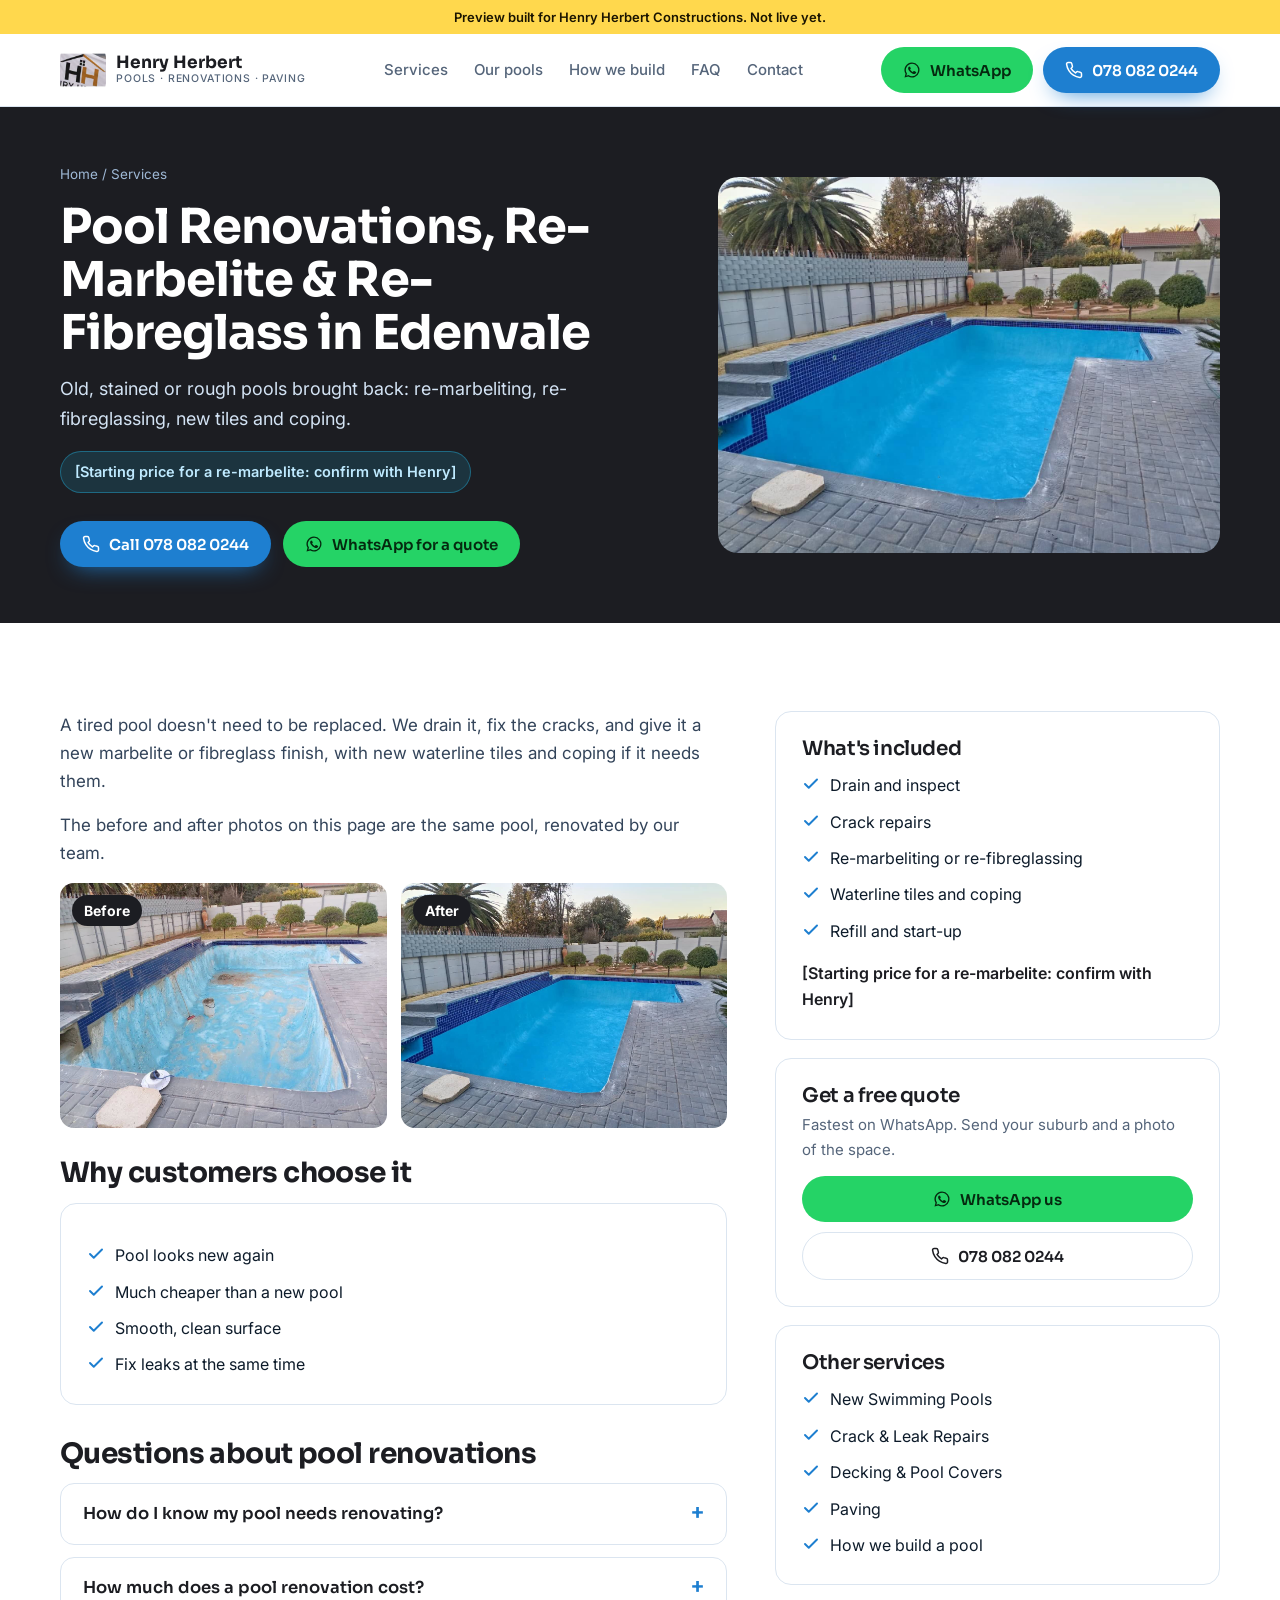
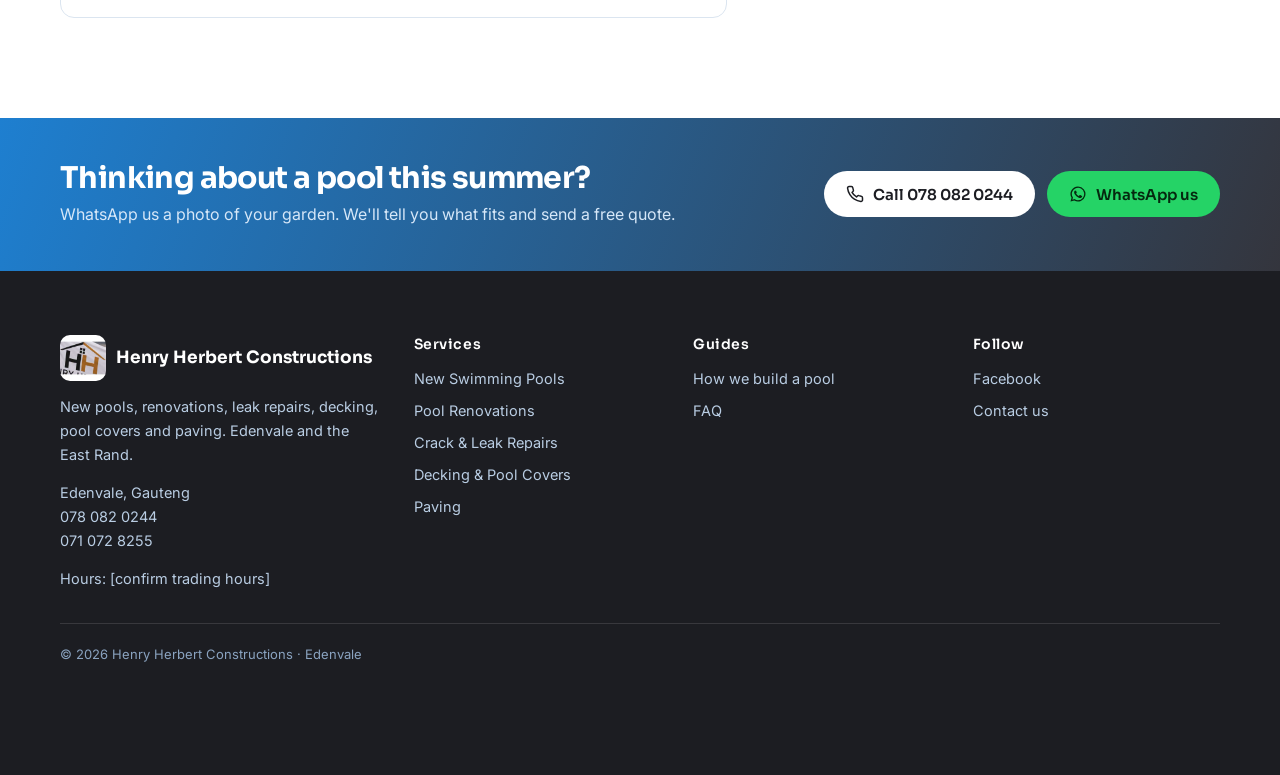
<file: services/pool-renovations/index.html>
<!doctype html>
<html lang="en-ZA">
<head>
<meta charset="utf-8">
<meta name="viewport" content="width=device-width, initial-scale=1">
<!-- PREVIEW: remove noindex + the preview bar when Henry approves and the real domain is live -->
<meta name="robots" content="noindex, nofollow">
<title>Pool Renovations, Re-Marbelite &amp; Re-Fibreglass in Edenvale | Henry Herbert Constructions</title>
<meta name="description" content="Old, stained or rough pools brought back: re-marbeliting, re-fibreglassing, new tiles and coping. Free quotes. Call or WhatsApp Henry Herbert Constructions on 078 082 0244.">
<link rel="canonical" href="https://dannyschaffer.github.io/henry-herbert-pools-preview/services/pool-renovations/">
<meta property="og:type" content="website"><meta property="og:title" content="Pool Renovations, Re-Marbelite &amp; Re-Fibreglass in Edenvale | Henry Herbert Constructions"><meta property="og:description" content="Old, stained or rough pools brought back: re-marbeliting, re-fibreglassing, new tiles and coping. Free quotes. Call or WhatsApp Henry Herbert Constructions on 078 082 0244.">
<meta property="og:image" content="https://dannyschaffer.github.io/henry-herbert-pools-preview/img/hero-pool-edenvale.jpg"><meta property="og:url" content="https://dannyschaffer.github.io/henry-herbert-pools-preview/services/pool-renovations/">
<link rel="preconnect" href="https://fonts.googleapis.com"><link rel="preconnect" href="https://fonts.gstatic.com" crossorigin><link href="https://fonts.googleapis.com/css2?family=Sora:wght@500;600;700&family=Inter:wght@400;500;600&display=swap" rel="stylesheet">
<link rel="stylesheet" href="../../styles.css?v=1795185030">
<script type="application/ld+json">{"@context": "https://schema.org", "@type": "HomeAndConstructionBusiness", "@id": "https://dannyschaffer.github.io/henry-herbert-pools-preview/#business", "name": "Henry Herbert Constructions", "description": "New fibreglass and marbelite swimming pools, pool renovations, crack and leak repairs, pool decking and covers, and paving in Edenvale and the East Rand.", "telephone": "+27780820244", "url": "https://dannyschaffer.github.io/henry-herbert-pools-preview/", "image": "https://dannyschaffer.github.io/henry-herbert-pools-preview/img/hero-pool-edenvale.jpg", "logo": "https://dannyschaffer.github.io/henry-herbert-pools-preview/img/logo.jpg", "address": {"@type": "PostalAddress", "addressLocality": "Edenvale", "addressRegion": "Gauteng", "addressCountry": "ZA"}, "areaServed": ["Edenvale", "East Rand"], "sameAs": ["https://www.facebook.com/profile.php?id=100077798971251"]}</script><script type="application/ld+json">{"@context": "https://schema.org", "@type": "Service", "name": "Pool Renovations", "serviceType": "Pool Renovations", "description": "Old, stained or rough pools brought back: re-marbeliting, re-fibreglassing, new tiles and coping.", "provider": {"@id": "https://dannyschaffer.github.io/henry-herbert-pools-preview/#business"}, "areaServed": ["Edenvale", "East Rand"]}</script><script type="application/ld+json">{"@context": "https://schema.org", "@type": "FAQPage", "mainEntity": [{"@type": "Question", "name": "How do I know my pool needs renovating?", "acceptedAnswer": {"@type": "Answer", "text": "Rough patches, stains that won't brush off, flaking, cracks, or a pool that keeps losing water. Send us photos and we'll tell you."}}, {"@type": "Question", "name": "How much does a pool renovation cost?", "acceptedAnswer": {"@type": "Answer", "text": "It depends on the pool size and the finish. [Henry to confirm a starting price.] Quotes are free."}}]}</script>
</head>
<body>
<div class="preview">Preview built for Henry Herbert Constructions. Not live yet.</div>
<header><div class="wrap nav">
<a class="brand" href="../../"><img class="logo" src="../../img/logo.jpg" alt="Henry Herbert Constructions logo"><span>Henry Herbert<small>Pools · Renovations · Paving</small></span></a>
<nav class="nav-links"><a href="../../#services">Services</a><a href="../../#work">Our pools</a><a href="../../how-we-build-a-pool/">How we build</a><a href="../../#faq">FAQ</a><a href="../../contact/">Contact</a></nav>
<div class="nav-cta"><a class="btn btn-wa" href="https://wa.me/27780820244?text=Hi%20Henry%2C%20I%20would%20like%20a%20quote%20for%20a%20pool."><svg viewBox="0 0 24 24" fill="currentColor" aria-hidden="true"><path d="M12 2a10 10 0 0 0-8.6 15.1L2 22l5-1.3A10 10 0 1 0 12 2Zm0 18.2a8.2 8.2 0 0 1-4.2-1.2l-.3-.2-3 .8.8-2.9-.2-.3A8.2 8.2 0 1 1 12 20.2Zm4.5-6.1c-.2-.1-1.5-.7-1.7-.8s-.4-.1-.6.1-.7.8-.8 1-.3.2-.5.1a6.7 6.7 0 0 1-3.3-2.9c-.3-.4.3-.4.7-1.4a.5.5 0 0 0 0-.4l-.8-1.9c-.2-.5-.4-.4-.6-.4h-.5a1 1 0 0 0-.7.3 3 3 0 0 0-.9 2.2 5.2 5.2 0 0 0 1.1 2.7 11.8 11.8 0 0 0 4.5 4c1.7.7 2.3.8 3.2.6a2.7 2.7 0 0 0 1.8-1.2 2.2 2.2 0 0 0 .1-1.2c0-.1-.2-.2-.4-.3Z"/></svg><span>WhatsApp</span></a><a class="btn btn-blue" href="tel:+27780820244"><svg viewBox="0 0 24 24" fill="none" stroke="currentColor" stroke-width="2" stroke-linecap="round" stroke-linejoin="round" aria-hidden="true"><path d="M22 16.9v3a2 2 0 0 1-2.2 2 19.8 19.8 0 0 1-8.6-3.1 19.5 19.5 0 0 1-6-6A19.8 19.8 0 0 1 2.1 4.2 2 2 0 0 1 4.1 2h3a2 2 0 0 1 2 1.7c.1 1 .4 1.9.7 2.8a2 2 0 0 1-.5 2.1L8 9.9a16 16 0 0 0 6 6l1.3-1.3a2 2 0 0 1 2.1-.4c.9.3 1.8.6 2.8.7a2 2 0 0 1 1.8 2Z"/></svg><span>078 082 0244</span></a></div>
</div></header>

<section class="page-hero"><div class="wrap">
<div><div class="crumbs"><a href="../../">Home</a> / <a href="../../#services">Services</a></div>
<h1>Pool Renovations, Re-Marbelite &amp; Re-Fibreglass in Edenvale</h1><p class="lead">Old, stained or rough pools brought back: re-marbeliting, re-fibreglassing, new tiles and coping.</p>
<span class="tag-price">[Starting price for a re-marbelite: confirm with Henry]</span>
<div class="hero-ctas"><a class="btn btn-blue" href="tel:+27780820244"><svg viewBox="0 0 24 24" fill="none" stroke="currentColor" stroke-width="2" stroke-linecap="round" stroke-linejoin="round" aria-hidden="true"><path d="M22 16.9v3a2 2 0 0 1-2.2 2 19.8 19.8 0 0 1-8.6-3.1 19.5 19.5 0 0 1-6-6A19.8 19.8 0 0 1 2.1 4.2 2 2 0 0 1 4.1 2h3a2 2 0 0 1 2 1.7c.1 1 .4 1.9.7 2.8a2 2 0 0 1-.5 2.1L8 9.9a16 16 0 0 0 6 6l1.3-1.3a2 2 0 0 1 2.1-.4c.9.3 1.8.6 2.8.7a2 2 0 0 1 1.8 2Z"/></svg>Call 078 082 0244</a><a class="btn btn-wa" href="https://wa.me/27780820244?text=Hi%20Henry%2C%20I%20would%20like%20a%20quote%20for%20pool%20renovations."><svg viewBox="0 0 24 24" fill="currentColor" aria-hidden="true"><path d="M12 2a10 10 0 0 0-8.6 15.1L2 22l5-1.3A10 10 0 1 0 12 2Zm0 18.2a8.2 8.2 0 0 1-4.2-1.2l-.3-.2-3 .8.8-2.9-.2-.3A8.2 8.2 0 1 1 12 20.2Zm4.5-6.1c-.2-.1-1.5-.7-1.7-.8s-.4-.1-.6.1-.7.8-.8 1-.3.2-.5.1a6.7 6.7 0 0 1-3.3-2.9c-.3-.4.3-.4.7-1.4a.5.5 0 0 0 0-.4l-.8-1.9c-.2-.5-.4-.4-.6-.4h-.5a1 1 0 0 0-.7.3 3 3 0 0 0-.9 2.2 5.2 5.2 0 0 0 1.1 2.7 11.8 11.8 0 0 0 4.5 4c1.7.7 2.3.8 3.2.6a2.7 2.7 0 0 0 1.8-1.2 2.2 2.2 0 0 0 .1-1.2c0-.1-.2-.2-.4-.3Z"/></svg>WhatsApp for a quote</a></div></div>
<img src="../../img/renovation-after.jpg" alt="Pool after renovation by Henry Herbert Constructions, with new finish and blue waterline tiles">
</div></section>
<section><div class="wrap two">
<div class="body"><p>A tired pool doesn&#x27;t need to be replaced. We drain it, fix the cracks, and give it a new marbelite or fibreglass finish, with new waterline tiles and coping if it needs them.</p><p>The before and after photos on this page are the same pool, renovated by our team.</p>
<div class="ba"><figure><img src="../../img/renovation-before.jpg" alt="Pool before renovation"><figcaption>Before</figcaption></figure><figure><img src="../../img/renovation-after.jpg" alt="Same pool after renovation by Henry Herbert Constructions"><figcaption>After</figcaption></figure></div>

<h2 style="font-size:28px;margin:30px 0 14px">Why customers choose it</h2>
<div class="box"><ul><li><svg viewBox="0 0 24 24" fill="none" stroke="currentColor" stroke-width="2.6" stroke-linecap="round" stroke-linejoin="round" aria-hidden="true"><path d="M20 6 9 17l-5-5"/></svg><span>Pool looks new again</span></li><li><svg viewBox="0 0 24 24" fill="none" stroke="currentColor" stroke-width="2.6" stroke-linecap="round" stroke-linejoin="round" aria-hidden="true"><path d="M20 6 9 17l-5-5"/></svg><span>Much cheaper than a new pool</span></li><li><svg viewBox="0 0 24 24" fill="none" stroke="currentColor" stroke-width="2.6" stroke-linecap="round" stroke-linejoin="round" aria-hidden="true"><path d="M20 6 9 17l-5-5"/></svg><span>Smooth, clean surface</span></li><li><svg viewBox="0 0 24 24" fill="none" stroke="currentColor" stroke-width="2.6" stroke-linecap="round" stroke-linejoin="round" aria-hidden="true"><path d="M20 6 9 17l-5-5"/></svg><span>Fix leaks at the same time</span></li></ul></div>
<h2 style="font-size:28px;margin:34px 0 14px">Questions about pool renovations</h2>
<div class="faq-list"><details><summary>How do I know my pool needs renovating?</summary><p>Rough patches, stains that won&#x27;t brush off, flaking, cracks, or a pool that keeps losing water. Send us photos and we&#x27;ll tell you.</p></details><details><summary>How much does a pool renovation cost?</summary><p>It depends on the pool size and the finish. [Henry to confirm a starting price.] Quotes are free.</p></details></div>
</div>
<aside><div class="box"><h3>What's included</h3><ul><li><svg viewBox="0 0 24 24" fill="none" stroke="currentColor" stroke-width="2.6" stroke-linecap="round" stroke-linejoin="round" aria-hidden="true"><path d="M20 6 9 17l-5-5"/></svg><span>Drain and inspect</span></li><li><svg viewBox="0 0 24 24" fill="none" stroke="currentColor" stroke-width="2.6" stroke-linecap="round" stroke-linejoin="round" aria-hidden="true"><path d="M20 6 9 17l-5-5"/></svg><span>Crack repairs</span></li><li><svg viewBox="0 0 24 24" fill="none" stroke="currentColor" stroke-width="2.6" stroke-linecap="round" stroke-linejoin="round" aria-hidden="true"><path d="M20 6 9 17l-5-5"/></svg><span>Re-marbeliting or re-fibreglassing</span></li><li><svg viewBox="0 0 24 24" fill="none" stroke="currentColor" stroke-width="2.6" stroke-linecap="round" stroke-linejoin="round" aria-hidden="true"><path d="M20 6 9 17l-5-5"/></svg><span>Waterline tiles and coping</span></li><li><svg viewBox="0 0 24 24" fill="none" stroke="currentColor" stroke-width="2.6" stroke-linecap="round" stroke-linejoin="round" aria-hidden="true"><path d="M20 6 9 17l-5-5"/></svg><span>Refill and start-up</span></li></ul><p style="margin-top:16px;font-weight:600;color:var(--navy)">[Starting price for a re-marbelite: confirm with Henry]</p></div>
<div class="box"><h3>Get a free quote</h3><p style="color:var(--muted);margin:6px 0 14px;font-size:15px">Fastest on WhatsApp. Send your suburb and a photo of the space.</p><a class="btn btn-wa" style="width:100%" href="https://wa.me/27780820244?text=Hi%20Henry%2C%20I%20would%20like%20a%20quote%20for%20pool%20renovations."><svg viewBox="0 0 24 24" fill="currentColor" aria-hidden="true"><path d="M12 2a10 10 0 0 0-8.6 15.1L2 22l5-1.3A10 10 0 1 0 12 2Zm0 18.2a8.2 8.2 0 0 1-4.2-1.2l-.3-.2-3 .8.8-2.9-.2-.3A8.2 8.2 0 1 1 12 20.2Zm4.5-6.1c-.2-.1-1.5-.7-1.7-.8s-.4-.1-.6.1-.7.8-.8 1-.3.2-.5.1a6.7 6.7 0 0 1-3.3-2.9c-.3-.4.3-.4.7-1.4a.5.5 0 0 0 0-.4l-.8-1.9c-.2-.5-.4-.4-.6-.4h-.5a1 1 0 0 0-.7.3 3 3 0 0 0-.9 2.2 5.2 5.2 0 0 0 1.1 2.7 11.8 11.8 0 0 0 4.5 4c1.7.7 2.3.8 3.2.6a2.7 2.7 0 0 0 1.8-1.2 2.2 2.2 0 0 0 .1-1.2c0-.1-.2-.2-.4-.3Z"/></svg>WhatsApp us</a><a class="btn btn-outline" style="width:100%;margin-top:10px" href="tel:+27780820244"><svg viewBox="0 0 24 24" fill="none" stroke="currentColor" stroke-width="2" stroke-linecap="round" stroke-linejoin="round" aria-hidden="true"><path d="M22 16.9v3a2 2 0 0 1-2.2 2 19.8 19.8 0 0 1-8.6-3.1 19.5 19.5 0 0 1-6-6A19.8 19.8 0 0 1 2.1 4.2 2 2 0 0 1 4.1 2h3a2 2 0 0 1 2 1.7c.1 1 .4 1.9.7 2.8a2 2 0 0 1-.5 2.1L8 9.9a16 16 0 0 0 6 6l1.3-1.3a2 2 0 0 1 2.1-.4c.9.3 1.8.6 2.8.7a2 2 0 0 1 1.8 2Z"/></svg>078 082 0244</a></div>
<div class="box"><h3>Other services</h3><ul><li><svg viewBox="0 0 24 24" fill="none" stroke="currentColor" stroke-width="2.6" stroke-linecap="round" stroke-linejoin="round" aria-hidden="true"><path d="M20 6 9 17l-5-5"/></svg><a href="../new-swimming-pools/">New Swimming Pools</a></li><li><svg viewBox="0 0 24 24" fill="none" stroke="currentColor" stroke-width="2.6" stroke-linecap="round" stroke-linejoin="round" aria-hidden="true"><path d="M20 6 9 17l-5-5"/></svg><a href="../pool-crack-and-leak-repairs/">Crack &amp; Leak Repairs</a></li><li><svg viewBox="0 0 24 24" fill="none" stroke="currentColor" stroke-width="2.6" stroke-linecap="round" stroke-linejoin="round" aria-hidden="true"><path d="M20 6 9 17l-5-5"/></svg><a href="../pool-decking-and-covers/">Decking &amp; Pool Covers</a></li><li><svg viewBox="0 0 24 24" fill="none" stroke="currentColor" stroke-width="2.6" stroke-linecap="round" stroke-linejoin="round" aria-hidden="true"><path d="M20 6 9 17l-5-5"/></svg><a href="../paving/">Paving</a></li><li><svg viewBox="0 0 24 24" fill="none" stroke="currentColor" stroke-width="2.6" stroke-linecap="round" stroke-linejoin="round" aria-hidden="true"><path d="M20 6 9 17l-5-5"/></svg><a href="../../how-we-build-a-pool/">How we build a pool</a></li></ul></div></aside>
</div></section>
<div class="band"><div class="wrap"><div><h2>Thinking about a pool this summer?</h2><p>WhatsApp us a photo of your garden. We&#x27;ll tell you what fits and send a free quote.</p></div>
<div class="ctas"><a class="btn btn-white" href="tel:+27780820244"><svg viewBox="0 0 24 24" fill="none" stroke="currentColor" stroke-width="2" stroke-linecap="round" stroke-linejoin="round" aria-hidden="true"><path d="M22 16.9v3a2 2 0 0 1-2.2 2 19.8 19.8 0 0 1-8.6-3.1 19.5 19.5 0 0 1-6-6A19.8 19.8 0 0 1 2.1 4.2 2 2 0 0 1 4.1 2h3a2 2 0 0 1 2 1.7c.1 1 .4 1.9.7 2.8a2 2 0 0 1-.5 2.1L8 9.9a16 16 0 0 0 6 6l1.3-1.3a2 2 0 0 1 2.1-.4c.9.3 1.8.6 2.8.7a2 2 0 0 1 1.8 2Z"/></svg>Call 078 082 0244</a><a class="btn btn-wa" href="https://wa.me/27780820244?text=Hi%20Henry%2C%20I%20would%20like%20a%20quote%20for%20a%20pool."><svg viewBox="0 0 24 24" fill="currentColor" aria-hidden="true"><path d="M12 2a10 10 0 0 0-8.6 15.1L2 22l5-1.3A10 10 0 1 0 12 2Zm0 18.2a8.2 8.2 0 0 1-4.2-1.2l-.3-.2-3 .8.8-2.9-.2-.3A8.2 8.2 0 1 1 12 20.2Zm4.5-6.1c-.2-.1-1.5-.7-1.7-.8s-.4-.1-.6.1-.7.8-.8 1-.3.2-.5.1a6.7 6.7 0 0 1-3.3-2.9c-.3-.4.3-.4.7-1.4a.5.5 0 0 0 0-.4l-.8-1.9c-.2-.5-.4-.4-.6-.4h-.5a1 1 0 0 0-.7.3 3 3 0 0 0-.9 2.2 5.2 5.2 0 0 0 1.1 2.7 11.8 11.8 0 0 0 4.5 4c1.7.7 2.3.8 3.2.6a2.7 2.7 0 0 0 1.8-1.2 2.2 2.2 0 0 0 .1-1.2c0-.1-.2-.2-.4-.3Z"/></svg>WhatsApp us</a></div></div></div>
<footer><div class="wrap">
<div><a class="brand" href="../../"><img class="logo" src="../../img/logo.jpg" alt="Henry Herbert Constructions logo"><span>Henry Herbert Constructions</span></a>
<p style="margin-top:12px">New pools, renovations, leak repairs, decking, pool covers and paving. Edenvale and the East Rand.</p>
<p style="margin-top:14px">Edenvale, Gauteng<br><a href="tel:+27780820244">078 082 0244</a><br><a href="tel:+27710728255">071 072 8255</a></p>
<p style="margin-top:14px">Hours: [confirm trading hours]</p></div>
<div><h4>Services</h4><ul><li><a href="../../services/new-swimming-pools/">New Swimming Pools</a></li><li><a href="../../services/pool-renovations/">Pool Renovations</a></li><li><a href="../../services/pool-crack-and-leak-repairs/">Crack &amp; Leak Repairs</a></li><li><a href="../../services/pool-decking-and-covers/">Decking &amp; Pool Covers</a></li><li><a href="../../services/paving/">Paving</a></li></ul></div>
<div><h4>Guides</h4><ul><li><a href="../../how-we-build-a-pool/">How we build a pool</a></li><li><a href="../../#faq">FAQ</a></li></ul></div>
<div><h4>Follow</h4><ul><li><a href="https://www.facebook.com/profile.php?id=100077798971251">Facebook</a></li><li><a href="../../contact/">Contact us</a></li></ul></div>
<div class="legal">© 2026 Henry Herbert Constructions · Edenvale</div>
</div></footer>
<div class="mbar"><a class="btn btn-blue" href="tel:+27780820244"><svg viewBox="0 0 24 24" fill="none" stroke="currentColor" stroke-width="2" stroke-linecap="round" stroke-linejoin="round" aria-hidden="true"><path d="M22 16.9v3a2 2 0 0 1-2.2 2 19.8 19.8 0 0 1-8.6-3.1 19.5 19.5 0 0 1-6-6A19.8 19.8 0 0 1 2.1 4.2 2 2 0 0 1 4.1 2h3a2 2 0 0 1 2 1.7c.1 1 .4 1.9.7 2.8a2 2 0 0 1-.5 2.1L8 9.9a16 16 0 0 0 6 6l1.3-1.3a2 2 0 0 1 2.1-.4c.9.3 1.8.6 2.8.7a2 2 0 0 1 1.8 2Z"/></svg>Call now</a><a class="btn btn-wa" href="https://wa.me/27780820244?text=Hi%20Henry%2C%20I%20would%20like%20a%20quote%20for%20a%20pool."><svg viewBox="0 0 24 24" fill="currentColor" aria-hidden="true"><path d="M12 2a10 10 0 0 0-8.6 15.1L2 22l5-1.3A10 10 0 1 0 12 2Zm0 18.2a8.2 8.2 0 0 1-4.2-1.2l-.3-.2-3 .8.8-2.9-.2-.3A8.2 8.2 0 1 1 12 20.2Zm4.5-6.1c-.2-.1-1.5-.7-1.7-.8s-.4-.1-.6.1-.7.8-.8 1-.3.2-.5.1a6.7 6.7 0 0 1-3.3-2.9c-.3-.4.3-.4.7-1.4a.5.5 0 0 0 0-.4l-.8-1.9c-.2-.5-.4-.4-.6-.4h-.5a1 1 0 0 0-.7.3 3 3 0 0 0-.9 2.2 5.2 5.2 0 0 0 1.1 2.7 11.8 11.8 0 0 0 4.5 4c1.7.7 2.3.8 3.2.6a2.7 2.7 0 0 0 1.8-1.2 2.2 2.2 0 0 0 .1-1.2c0-.1-.2-.2-.4-.3Z"/></svg>WhatsApp</a></div>
<script>
document.querySelectorAll('form[data-wa]').forEach(f=>f.addEventListener('submit',ev=>{ev.preventDefault();const d=new FormData(f);
const msg=`Hi Henry, I'd like a quote.%0AName: ${d.get('name')||''}%0APhone: ${d.get('phone')||''}%0ASuburb: ${d.get('suburb')||''}%0ANeed: ${d.get('need')||''}`;
window.open('https://wa.me/27780820244?text='+msg.replace(/ /g,'%20'),'_blank');}));
</script>
</body></html>
</file>
<file: styles.css>
:root{--navy:#0a2342;--navy-2:#123a66;--blue:#1673d1;--blue-d:#0f5bab;--aqua:#22b8e8;--sky:#eaf4fd;--sky-2:#d7eafb;--ink:#0d1b2a;--muted:#55657a;--line:#dbe5f0;--paper:#fff;--wa:#25d366;--r:16px}
*{box-sizing:border-box;margin:0;padding:0}
html{scroll-behavior:smooth}
body{background:var(--paper);color:var(--ink);font:400 16px/1.65 Inter,system-ui,sans-serif;-webkit-font-smoothing:antialiased}
img{display:block;max-width:100%}
a{color:inherit;text-decoration:none}
.wrap{width:min(1160px,100% - 32px);margin-inline:auto}
h1,h2,h3{font-family:Sora,Inter,sans-serif;line-height:1.1;letter-spacing:-.02em;color:var(--navy)}
h2{font-size:clamp(28px,4vw,42px);font-weight:700}
h3{font-size:20px;font-weight:600}
.eyebrow{font:600 12px/1 Sora,sans-serif;letter-spacing:.14em;text-transform:uppercase;color:var(--blue);margin-bottom:14px;display:block}
.lead{color:var(--muted);font-size:18px;max-width:62ch}
section{padding:88px 0}
.sec-head{margin-bottom:40px;max-width:720px}
.sec-head p{margin-top:12px}
.preview{background:#ffd84d;color:#1a1400;font:600 13px/1.4 Inter,sans-serif;text-align:center;padding:8px 16px}
.topstrip{background:var(--navy);color:#cfe1f5;font-size:13px}
.topstrip .wrap{display:flex;justify-content:space-between;gap:12px;padding:8px 0}
.topstrip a{color:#fff;font-weight:600}
header{position:sticky;top:0;z-index:50;background:rgba(255,255,255,.94);backdrop-filter:blur(12px);border-bottom:1px solid var(--line)}
.nav{display:flex;align-items:center;justify-content:space-between;height:72px;gap:16px}
.brand{display:flex;align-items:center;gap:10px;font:700 17px/1.05 Sora,sans-serif;color:var(--navy)}
.brand img{width:46px;height:46px;border-radius:50%}
.brand small{display:block;font:500 10.5px/1.3 Inter,sans-serif;letter-spacing:.08em;color:var(--muted);text-transform:uppercase}
.nav-links{display:flex;gap:26px;font-weight:500;color:var(--muted);font-size:15px}
.nav-links a:hover{color:var(--blue)}
.nav-cta{display:flex;gap:10px;align-items:center}
.btn{display:inline-flex;align-items:center;justify-content:center;gap:9px;padding:14px 22px;border-radius:999px;font:600 15px/1 Sora,sans-serif;transition:transform .15s,background .15s,box-shadow .15s;cursor:pointer;border:0}
.btn svg{width:18px;height:18px;flex:none}
.btn-blue{background:var(--blue);color:#fff;box-shadow:0 10px 24px -12px var(--blue)}
.btn-blue:hover{background:var(--blue-d);transform:translateY(-1px)}
.btn-wa{background:var(--wa);color:#05290f}
.btn-wa:hover{transform:translateY(-1px);filter:brightness(1.04)}
.btn-line{border:1.5px solid rgba(255,255,255,.5);color:#fff}
.btn-line:hover{border-color:#fff}
.btn-outline{border:1.5px solid var(--line);color:var(--navy);background:#fff}
.btn-outline:hover{border-color:var(--blue);color:var(--blue)}
@media (max-width:900px){.nav-links{display:none}.nav-cta .btn-wa{display:none}.topstrip .hide-m{display:none}}
@media (max-width:600px){.nav-cta .btn span{display:none}.nav-cta .btn{padding:13px}.brand{font-size:15.5px}}
.hero{position:relative;overflow:hidden;color:#fff;padding:64px 0 72px;background:var(--navy)}
.hero-bg{position:absolute;inset:0;background:var(--hero) center 35%/cover;filter:blur(1px);transform:scale(1.02)}
.hero::after{content:"";position:absolute;inset:0;background:linear-gradient(100deg,rgba(10,35,66,.94) 0%,rgba(10,35,66,.78) 45%,rgba(10,35,66,.35) 100%)}
.hero .wrap{position:relative;z-index:1;display:grid;grid-template-columns:1.15fr .85fr;gap:48px;align-items:center}
.hero h1{color:#fff;font-size:clamp(34px,5.2vw,58px);font-weight:700;margin-bottom:18px}
.hero h1 em{font-style:normal;color:var(--aqua)}
.hero .lead{color:#d3e3f4}
.hero-ctas{display:flex;flex-wrap:wrap;gap:12px;margin-top:28px}
.hero-points{display:flex;flex-wrap:wrap;gap:10px 22px;margin-top:28px;font-size:14.5px;color:#d3e3f4}
.hero-points span{display:flex;align-items:center;gap:8px}
.hero-points svg{width:16px;height:16px;color:var(--aqua)}
.card-form{background:#fff;color:var(--ink);border-radius:20px;padding:26px;box-shadow:0 30px 60px -30px rgba(0,0,0,.6)}
.card-form h2{font-size:22px;margin-bottom:4px}
.card-form p.small{color:var(--muted);font-size:14px;margin-bottom:16px}
.field{display:block;margin-bottom:12px}
.field span{display:block;font-size:13px;font-weight:600;color:var(--navy);margin-bottom:5px}
.field input,.field select,.field textarea{width:100%;border:1.5px solid var(--line);border-radius:12px;padding:12px 14px;font:inherit;font-size:15px;background:#fbfdff;color:var(--ink)}
.field input:focus,.field select:focus,.field textarea:focus{outline:none;border-color:var(--blue);background:#fff}
.card-form .btn{width:100%;margin-top:4px}
.form-note{font-size:12.5px;color:var(--muted);margin-top:10px;text-align:center}
.trust{background:var(--sky);border-bottom:1px solid var(--sky-2)}
.trust .wrap{display:grid;grid-template-columns:repeat(4,1fr);gap:18px;padding:26px 0}
.trust div{display:flex;gap:12px;align-items:flex-start;font-size:14.5px;color:var(--navy);font-weight:500;line-height:1.4}
.trust svg{width:22px;height:22px;color:var(--blue);flex:none;background:#fff;border-radius:50%;padding:4px}
@media (max-width:900px){.hero .wrap{grid-template-columns:1fr}.trust .wrap{grid-template-columns:1fr 1fr}}
.prices{background:#fff}
.price-grid{display:grid;grid-template-columns:repeat(3,1fr);gap:20px}
.price{border:1.5px solid var(--line);border-radius:var(--r);padding:28px;display:flex;flex-direction:column;background:#fff}
.price.feature{border-color:var(--blue);box-shadow:0 20px 50px -30px var(--blue);position:relative}
.price.feature::before{content:"Most popular";position:absolute;top:-12px;left:24px;background:var(--blue);color:#fff;font:600 11px/1 Sora,sans-serif;letter-spacing:.08em;text-transform:uppercase;padding:7px 10px;border-radius:999px}
.price h3{margin-bottom:6px}
.price .amt{font:700 34px/1.1 Sora,sans-serif;color:var(--navy);margin:10px 0 4px}
.price .amt small{font:500 14px Inter,sans-serif;color:var(--muted)}
.price ul{list-style:none;margin:16px 0 22px;display:grid;gap:8px;font-size:15px}
.price li{display:flex;gap:9px;align-items:flex-start}
.price li svg{width:17px;height:17px;color:var(--blue);flex:none;margin-top:3px}
.price .btn{margin-top:auto}
@media (max-width:900px){.price-grid{grid-template-columns:1fr}}
.band{background:linear-gradient(110deg,var(--blue) 0%,var(--navy-2) 100%);color:#fff;padding:44px 0}
.band .wrap{display:flex;align-items:center;justify-content:space-between;gap:24px;flex-wrap:wrap}
.band h2{color:#fff;font-size:clamp(22px,3vw,30px)}
.band p{color:#d6e7f8;margin-top:6px}
.band .ctas{display:flex;gap:12px;flex-wrap:wrap}
.band .btn-white{background:#fff;color:var(--navy)}
.svc-grid{display:grid;grid-template-columns:repeat(3,1fr);gap:20px}
.svc{border-radius:var(--r);overflow:hidden;background:#fff;border:1px solid var(--line);display:flex;flex-direction:column;transition:transform .2s,box-shadow .2s}
.svc:hover{transform:translateY(-3px);box-shadow:0 24px 40px -28px rgba(10,35,66,.5)}
.svc img{aspect-ratio:4/3;object-fit:cover;width:100%}
.svc div{padding:20px 22px 24px}
.svc p{color:var(--muted);font-size:15px;margin:8px 0 14px}
.svc .more{color:var(--blue);font-weight:600;font-size:14.5px}
@media (max-width:900px){.svc-grid{grid-template-columns:1fr 1fr}}
@media (max-width:600px){.svc-grid{grid-template-columns:1fr}}
.about{background:var(--sky)}
.about .wrap{display:grid;grid-template-columns:1fr 1fr;gap:56px;align-items:center}
.about img{border-radius:20px;aspect-ratio:1;object-fit:cover;width:100%}
.about p{margin-top:14px;color:#33445a}
.about .owner{margin-top:22px;padding:18px 20px;border-left:4px solid var(--blue);background:#fff;border-radius:0 12px 12px 0;font-size:15px;color:var(--navy)}
@media (max-width:900px){.about .wrap{grid-template-columns:1fr}}
.gallery{display:grid;grid-template-columns:repeat(4,1fr);gap:14px}
.gallery figure{position:relative;border-radius:14px;overflow:hidden}
.gallery img{aspect-ratio:1;object-fit:cover;width:100%;transition:transform .4s}
.gallery figure:hover img{transform:scale(1.04)}
.gallery figcaption{position:absolute;inset:auto 0 0 0;padding:28px 12px 10px;font-size:13px;font-weight:500;color:#fff;background:linear-gradient(transparent,rgba(10,35,66,.85))}
@media (max-width:900px){.gallery{grid-template-columns:1fr 1fr}}
.recent{margin-top:28px;display:flex;flex-wrap:wrap;gap:10px;align-items:center;color:var(--muted);font-size:14.5px}
.chip{border:1px solid var(--line);border-radius:999px;padding:7px 14px;font-size:14px;color:var(--navy);background:#fff}
.chip:hover{border-color:var(--blue);color:var(--blue)}
.reviews{background:var(--sky)}
.review-slot{border:2px dashed #9cc3ea;border-radius:var(--r);padding:36px;text-align:center;background:#fff}
.review-slot h3{margin-bottom:8px}
.review-slot p{color:var(--muted);max-width:56ch;margin:0 auto}
.steps{display:grid;grid-template-columns:repeat(4,1fr);gap:20px;counter-reset:s}
.step{padding:26px;border-radius:var(--r);background:#fff;border:1px solid var(--line)}
.step::before{counter-increment:s;content:counter(s);display:grid;place-items:center;width:40px;height:40px;border-radius:50%;background:var(--sky);color:var(--blue);font:700 17px Sora,sans-serif;margin-bottom:14px}
.step p{color:var(--muted);font-size:15px;margin-top:8px}
@media (max-width:900px){.steps{grid-template-columns:1fr 1fr}}
@media (max-width:600px){.steps{grid-template-columns:1fr}}
.area .wrap{display:grid;grid-template-columns:1fr 1fr;gap:40px;align-items:start}
.map{border-radius:var(--r);overflow:hidden;border:1px solid var(--line);aspect-ratio:4/3}
.map iframe{width:100%;height:100%;border:0}
.area-list{display:flex;flex-wrap:wrap;gap:10px;margin:20px 0 26px}
@media (max-width:900px){.area .wrap{grid-template-columns:1fr}}
.faq{background:var(--sky)}
.faq-list{max-width:820px}
details{background:#fff;border:1px solid var(--line);border-radius:14px;margin-bottom:12px}
summary{cursor:pointer;list-style:none;padding:18px 22px;font:600 16.5px/1.4 Sora,sans-serif;color:var(--navy);display:flex;justify-content:space-between;gap:16px}
summary::-webkit-details-marker{display:none}
summary::after{content:"+";color:var(--blue);font-size:22px;line-height:1}
details[open] summary::after{content:"–"}
details p{padding:0 22px 20px;color:#3b4b60}
footer{background:var(--navy);color:#b9cde3;padding:64px 0 110px;font-size:14.5px}
footer .wrap{display:grid;grid-template-columns:1.3fr 1fr 1fr 1fr;gap:32px}
footer h4{font:600 14px Sora,sans-serif;color:#fff;margin-bottom:14px;letter-spacing:.04em}
footer ul{list-style:none;display:grid;gap:8px}
footer a:hover{color:#fff}
footer .brand{color:#fff;margin-bottom:14px}
footer .legal{grid-column:1/-1;border-top:1px solid rgba(255,255,255,.12);padding-top:20px;font-size:13px;color:#8aa3c0}
@media (max-width:900px){footer .wrap{grid-template-columns:1fr 1fr}}
.mbar{position:fixed;left:0;right:0;bottom:0;z-index:60;display:none;grid-template-columns:1fr 1fr;gap:10px;padding:10px 12px calc(10px + env(safe-area-inset-bottom));background:rgba(255,255,255,.97);border-top:1px solid var(--line);box-shadow:0 -10px 30px -20px rgba(0,0,0,.4)}
.mbar .btn{padding:14px 10px}
@media (max-width:900px){.mbar{display:grid}}
.page-hero{background:var(--navy);color:#fff;padding:56px 0}
.page-hero .wrap{display:grid;grid-template-columns:1.1fr .9fr;gap:44px;align-items:center}
.page-hero h1{color:#fff;font-size:clamp(30px,4.4vw,48px);margin-bottom:14px}
.page-hero .lead{color:#d3e3f4}
.page-hero img{border-radius:20px;aspect-ratio:4/3;object-fit:cover;width:100%}
.crumbs{font-size:13.5px;color:#9fb9d6;margin-bottom:16px}
.crumbs a:hover{color:#fff}
.tag-price{display:inline-block;margin-top:18px;background:rgba(34,184,232,.15);color:#bfeaff;border:1px solid rgba(34,184,232,.4);border-radius:999px;padding:8px 14px;font-weight:600;font-size:14.5px}
@media (max-width:900px){.page-hero .wrap{grid-template-columns:1fr}}
.two{display:grid;grid-template-columns:1.2fr .8fr;gap:48px;align-items:start}
.two .body p{margin-bottom:16px;color:#33445a;font-size:17px}
.box{border:1.5px solid var(--line);border-radius:var(--r);padding:26px;background:#fff}
.box ul{list-style:none;display:grid;gap:10px;margin-top:12px}
.box li{display:flex;gap:10px}
.box li svg{width:18px;height:18px;color:var(--blue);flex:none;margin-top:3px}
.box + .box{margin-top:18px}
@media (max-width:900px){.two{grid-template-columns:1fr}}
.contact-grid{display:grid;grid-template-columns:1fr 1fr;gap:40px}
.contact-lines{display:grid;gap:14px;margin:20px 0}
.contact-lines a,.contact-lines div{display:flex;gap:12px;align-items:center;font-weight:500;color:var(--navy)}
.contact-lines svg{width:20px;height:20px;color:var(--blue)}
@media (max-width:900px){.contact-grid{grid-template-columns:1fr}}

:root{--navy:#1c1d22;--navy-2:#34353d;--blue:#1e7fd0;--blue-d:#1767aa;--aqua:#f0b23e;--sky:#f6f1e7}
.hero::after{background:linear-gradient(100deg,rgba(22,23,28,.92) 0%,rgba(22,23,28,.78) 52%,rgba(22,23,28,.4) 100%)}
.hero-bg{background-position:center 60%}
@media (max-width:900px){.hero-bg{background-image:url(img/hero-pool-tall.jpg)!important;background-position:center 60%}header{display:none}.hero .hero-ctas a[href^="tel:"],.page-hero .hero-ctas a[href^="tel:"]{display:none}.hero{padding:40px 0 56px}}
.brand img.logo{width:46px;height:46px;border-radius:10px;background:#fff}
.ba{display:grid;grid-template-columns:1fr 1fr;gap:14px;margin:8px 0 26px}.ba figure{margin:0;position:relative}.ba img{width:100%;aspect-ratio:4/3;object-fit:cover;border-radius:14px;display:block}.ba figcaption{position:absolute;left:12px;top:12px;background:var(--navy);color:#fff;font-weight:700;padding:4px 12px;border-radius:999px;font-size:14px}@media(max-width:520px){.ba{grid-template-columns:1fr}}
.stages{display:grid;grid-template-columns:repeat(4,1fr);gap:18px;margin-top:10px}
.stages figure{margin:0;background:#fff;border:1px solid var(--line);border-radius:16px;overflow:hidden}
.stages img{width:100%;aspect-ratio:4/3;object-fit:cover;display:block}
.stages figcaption{padding:14px 16px;font-size:15px;color:var(--muted)}.stages b{display:block;color:var(--navy);font-family:Sora,sans-serif;margin-bottom:4px}
@media(max-width:900px){.stages{grid-template-columns:1fr 1fr}}@media(max-width:520px){.stages{grid-template-columns:1fr}}
</file>
